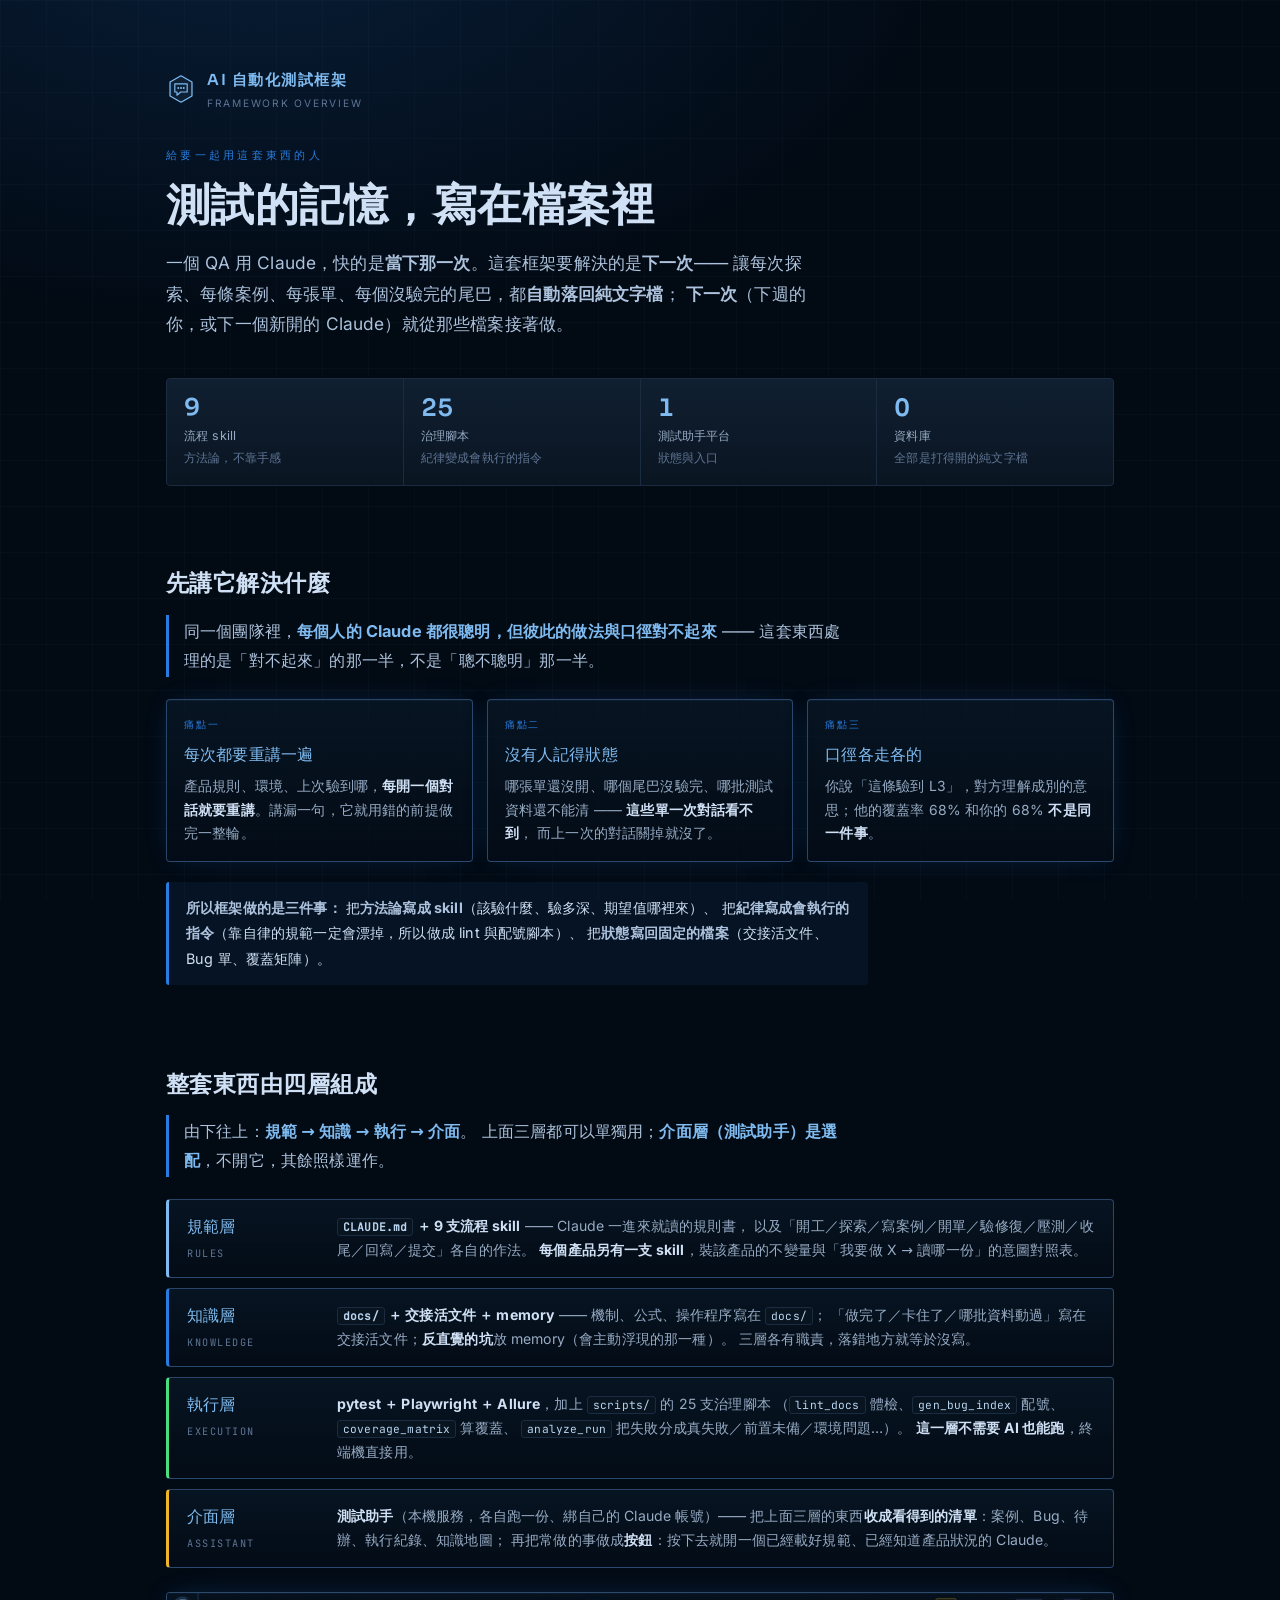
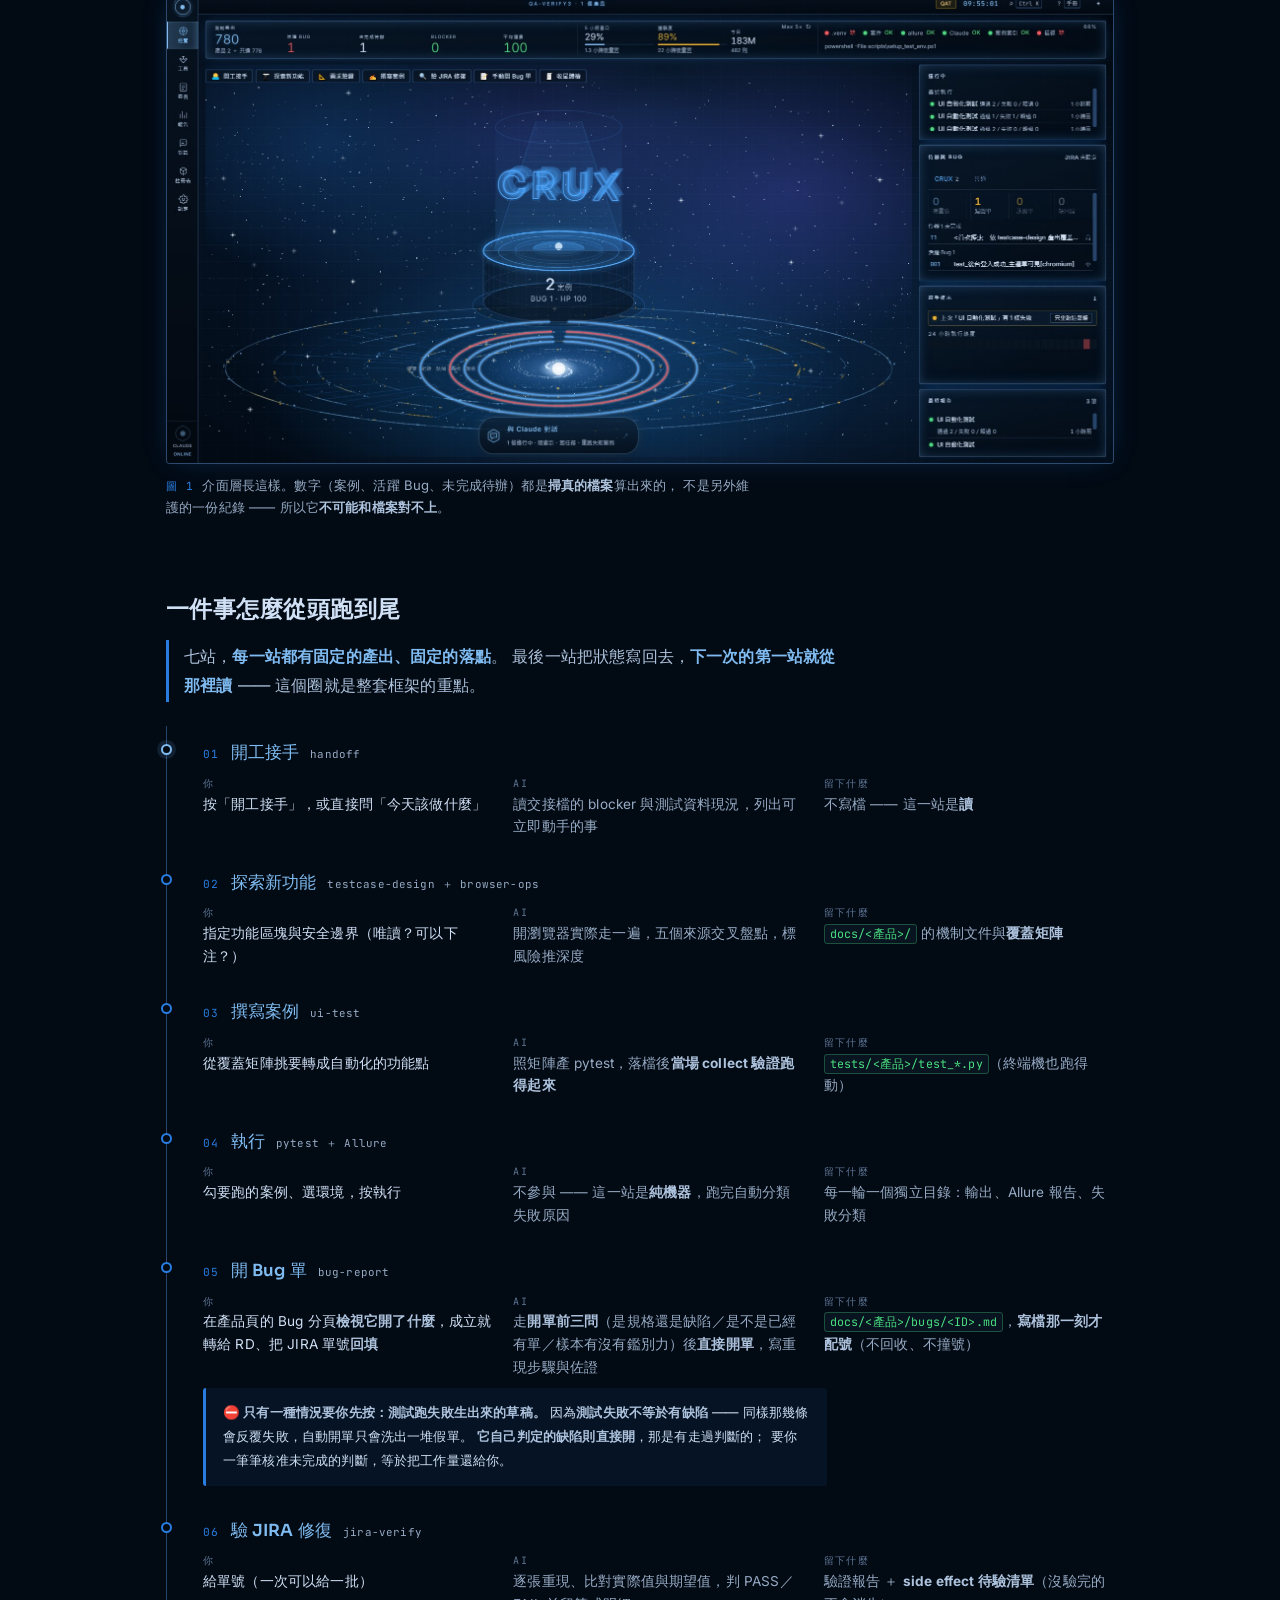
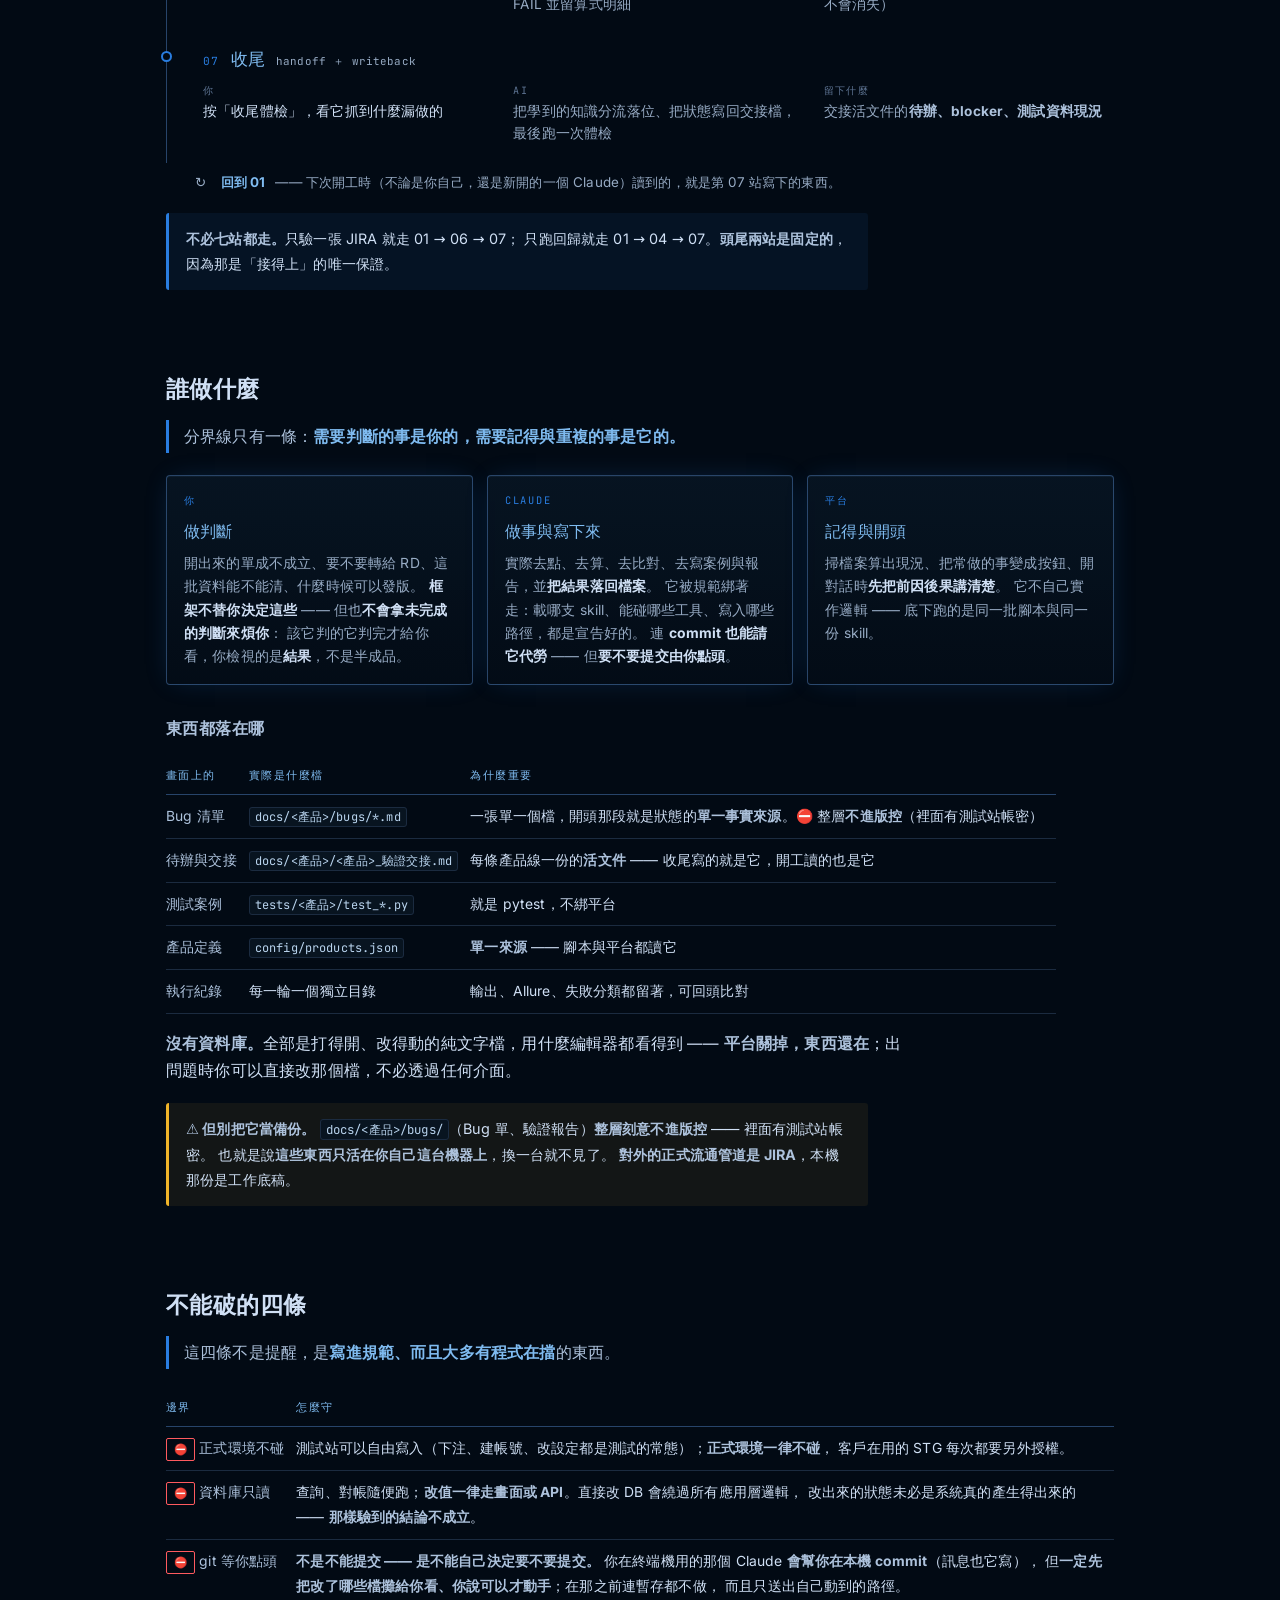
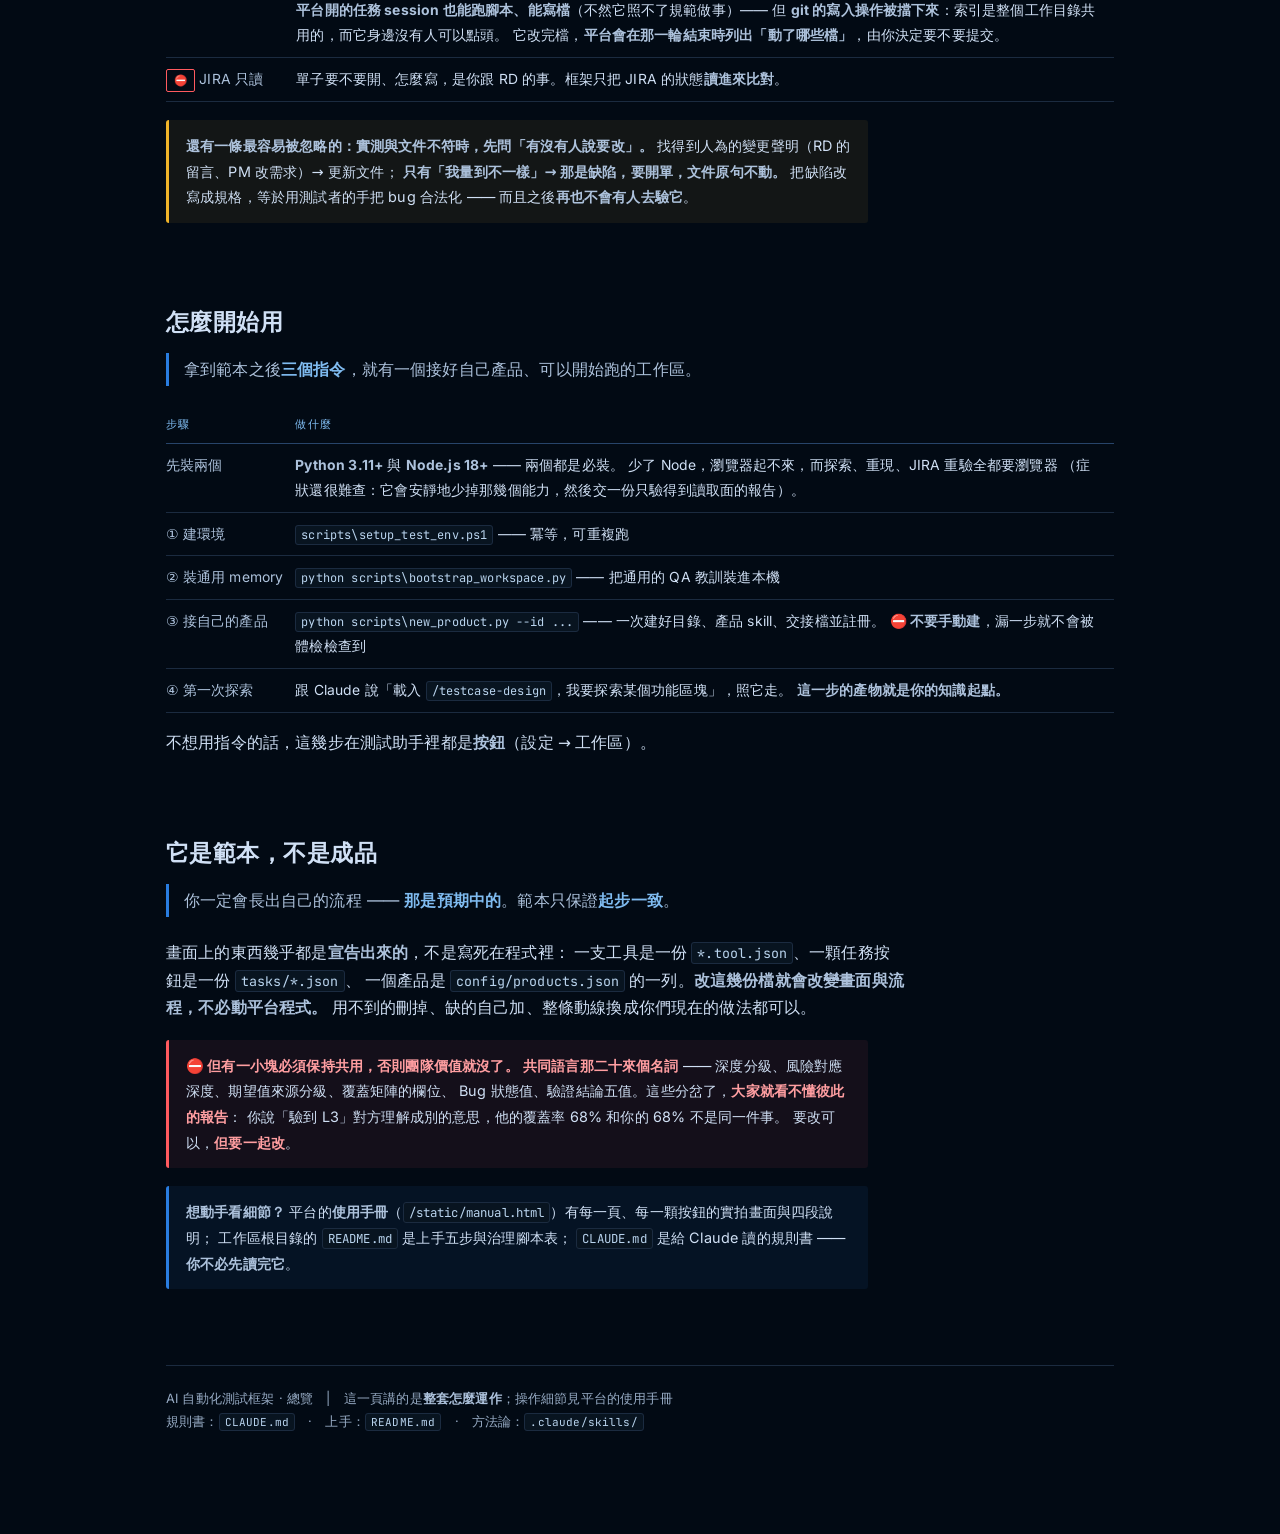
<file: tools/test_platform/web_ui/static/intro.html>
<!DOCTYPE html>
<html lang="zh-Hant">
<head>
<meta charset="utf-8"/>
<meta name="viewport" content="width=device-width, initial-scale=1"/>
<meta name="color-scheme" content="dark"/>
<title>AI 自動化測試框架</title>
<link rel="icon" href="data:image/svg+xml,%3Csvg xmlns='http://www.w3.org/2000/svg' viewBox='0 0 32 32'%3E%3Cpath d='M16 1.9 27.7 8.6v14.8L16 30.1 4.3 23.4V8.6z' fill='none' stroke='%237fbbf0' stroke-width='2'/%3E%3Cpath d='M9.4 10.6h13.2v8.6h-6.9l-4 3.4v-3.4H9.4z' fill='none' stroke='%237fbbf0' stroke-width='1.8'/%3E%3C/svg%3E"/>
<style>
/* 與使用手冊／平台同一組視覺語彙（字型檔就在隔壁的 fonts/，不做任何外部連線）。
   ⚠️ 這一頁是**講給人聽**的，所以版型刻意與手冊不同：沒有側欄目錄、每節先給一句結論。 */
@font-face { font-family: "Inter"; src: url("fonts/Inter-var.woff2") format("woff2"); font-weight: 100 900; font-display: swap; }
@font-face { font-family: "Sora"; src: url("fonts/Sora-600.woff2") format("woff2"); font-weight: 600; font-display: swap; }
@font-face { font-family: "JetBrains Mono"; src: url("fonts/JetBrainsMono-400.woff2") format("woff2"); font-weight: 400; font-display: swap; }

:root {
  --bg: #020a14; --panel-top: rgba(10,25,41,.66); --panel-bot: rgba(4,13,23,.74);
  --frame: rgba(93,149,216,.42); --frame-on: rgba(127,187,240,.8);
  --text: #d0e0f5; --muted: #97abc4; --title: #adc2dc; --faint: #5f7594;
  --accent: #7fbbf0; --accent-2: #297de0; --accent-faint: rgba(127,187,240,.09);
  --amber: #f0b429; --danger: #ff5a5f; --success: #4ade80;
  --code-bg: #081420; --border: #1b2b40; --border-strong: #27446a;
  --mono: "JetBrains Mono", ui-monospace, Consolas, monospace;
  --sans: "Inter", "Noto Sans TC", "Microsoft JhengHei", system-ui, sans-serif;
  --display: "Sora", var(--sans);
}
* { box-sizing: border-box; }
html { scroll-behavior: smooth; }
body {
  margin: 0; background: var(--bg); color: var(--text);
  font-family: var(--sans); font-size: 15.5px; line-height: 1.78; letter-spacing: .01em;
  background-image:
    radial-gradient(ellipse 1000px 560px at 20% -8%, rgba(41,125,224,.17), transparent 70%),
    linear-gradient(rgba(127,187,240,.026) 1px, transparent 1px),
    linear-gradient(90deg, rgba(127,187,240,.026) 1px, transparent 1px);
  background-size: auto, 46px 46px, 46px 46px;
  background-attachment: fixed;
}
.wrap { max-width: 1000px; margin: 0 auto; padding: 0 26px 100px; }
p { max-width: 74ch; }
a { color: var(--accent); }
a:focus-visible, .lnk:focus-visible { outline: 2px solid var(--accent); outline-offset: 3px; border-radius: 2px; }
code { font-family: var(--mono); font-size: .86em; background: var(--code-bg); border: 1px solid var(--border);
  padding: 1px 5px; border-radius: 3px; color: #b9d4ee; }
b { color: var(--title); }

/* ── 版頭：一句話講完這是什麼 ── */
header { padding: 66px 0 8px; }
header .brand { display: flex; align-items: center; gap: 11px; margin-bottom: 34px; }
header .brand b { font-family: var(--display); font-size: .95rem; letter-spacing: .1em; color: var(--accent); }
header .brand small { display: block; font-size: .64rem; letter-spacing: .17em; color: var(--faint); text-transform: uppercase; }
header .eyebrow { font-family: var(--mono); font-size: .68rem; letter-spacing: .3em; color: var(--accent-2); text-transform: uppercase; }
header h1 { font-family: var(--display); font-weight: 600; font-size: clamp(2rem, 4.4vw, 2.75rem);
  line-height: 1.2; margin: 14px 0 16px; letter-spacing: .01em; text-wrap: balance; }
header .lede { font-size: 1.08rem; color: var(--title); max-width: 60ch; margin: 0; }

/* 三個事實：不是裝飾，是「這套東西由什麼構成」的量體 */
.facts { display: grid; grid-template-columns: repeat(auto-fit, minmax(150px, 1fr)); gap: 1px;
  margin: 38px 0 8px; background: var(--border); border: 1px solid var(--border); border-radius: 4px; overflow: hidden; }
/* ⚠️ 必須是 `> div`：寫成 `.facts div` 會連裡面的數字與說明一起套上底色與內距，
   每格中間會多出一個看不出所以然的方框（2026-08-25 實際踩到）。 */
.facts > div { background: linear-gradient(180deg, var(--panel-top), var(--panel-bot)); padding: 15px 17px 16px; }
.facts .v { font-family: var(--display); font-size: 1.5rem; color: var(--accent); line-height: 1.2;
  font-variant-numeric: tabular-nums; }
.facts .k { font-size: .78rem; color: var(--muted); margin-top: 2px; }

/* ── 區塊：每一節先給一句結論 ── */
section { padding-top: 62px; }
h2 { font-family: var(--display); font-weight: 600; font-size: 1.42rem; margin: 0 0 10px;
  letter-spacing: .02em; text-wrap: balance; }
.claim { font-size: 1.02rem; color: var(--title); border-left: 3px solid var(--accent-2);
  padding: 2px 0 2px 15px; margin: 0 0 22px; max-width: 68ch; }
.claim b { color: var(--accent); }
h3 { font-family: var(--display); font-weight: 600; font-size: 1rem; margin: 30px 0 8px;
  color: var(--title); letter-spacing: .03em; }

/* ── 三張並排的卡（痛點 / 分工）── */
.trio { display: grid; grid-template-columns: repeat(auto-fit, minmax(230px, 1fr)); gap: 14px; margin: 20px 0; }
.trio .c { border: 1px solid var(--frame); border-radius: 4px; padding: 15px 17px;
  background: linear-gradient(180deg, var(--panel-top), var(--panel-bot));
  box-shadow: 0 0 26px -8px rgba(41,125,224,.28), inset 0 1px 0 rgba(127,187,240,.06); }
.trio .k { font-family: var(--mono); font-size: .65rem; letter-spacing: .18em; color: var(--accent-2); text-transform: uppercase; }
.trio .t { font-family: var(--display); font-size: 1.02rem; color: var(--accent); margin: 7px 0 6px; }
.trio .d { font-size: .87rem; color: var(--muted); line-height: 1.68; }
.trio .d b { color: var(--text); }

/* ── 四層圖：整套東西的骨架 ── */
.layers { display: grid; gap: 10px; margin: 22px 0 6px; }
.lay { display: grid; grid-template-columns: 132px minmax(0,1fr); gap: 18px; align-items: start;
  border: 1px solid var(--frame); border-left-width: 3px; border-radius: 4px; padding: 14px 18px;
  background: linear-gradient(180deg, var(--panel-top), var(--panel-bot)); }
.lay .n { font-family: var(--display); font-size: .98rem; color: var(--accent); }
.lay .n span { display: block; font-family: var(--mono); font-size: .64rem; letter-spacing: .15em;
  color: var(--faint); text-transform: uppercase; margin-top: 3px; }
.lay .b { font-size: .88rem; color: var(--muted); line-height: 1.7; }
.lay .b b { color: var(--text); }
.lay .b code { font-size: .8em; }
.lay.l1 { border-left-color: var(--accent); }
.lay.l2 { border-left-color: var(--accent-2); }
.lay.l3 { border-left-color: var(--success); }
.lay.l4 { border-left-color: var(--amber); }

/* ── 生命週期：這一節是本頁的論點，所以給它一條真的軌道 ── */
.loop { margin: 24px 0 8px; border-left: 1px solid var(--border-strong); padding-left: 0; }
.stop-row { display: grid; grid-template-columns: 30px minmax(0,1fr); gap: 0; }
.stop-row .dot { position: relative; }
.stop-row .dot i { position: absolute; left: -6px; top: 18px; width: 11px; height: 11px; border-radius: 50%;
  background: var(--bg); border: 2px solid var(--accent-2); display: block; }
.stop-row.now .dot i { border-color: var(--accent); box-shadow: 0 0 0 4px rgba(127,187,240,.12); }
.stop-row .body { padding: 12px 0 18px 6px; }
.stop-row .h { display: flex; align-items: baseline; gap: 11px; flex-wrap: wrap; }
.stop-row .h .num { font-family: var(--mono); font-size: .7rem; letter-spacing: .12em; color: var(--accent-2); }
.stop-row .h .t { font-family: var(--display); font-size: 1.04rem; color: var(--accent); }
.stop-row .h .sk { font-family: var(--mono); font-size: .68rem; color: var(--muted); }
.stop-row .g { display: grid; grid-template-columns: repeat(auto-fit, minmax(210px, 1fr)); gap: 4px 20px; margin-top: 8px; }
.stop-row .g > div { font-size: .85rem; line-height: 1.66; }
.stop-row .g .lbl { font-family: var(--mono); font-size: .63rem; letter-spacing: .14em; text-transform: uppercase;
  color: var(--faint); display: block; }
.stop-row .g .you { color: var(--text); }
.stop-row .g .ai { color: var(--muted); }
.stop-row .g .file { color: var(--muted); }
.stop-row .g .file code { color: var(--success); border-color: rgba(74,222,128,.3); }
.back { display: flex; align-items: center; gap: 10px; margin: 2px 0 0 -1px; padding-left: 30px;
  font-size: .84rem; color: var(--muted); }
.back b { color: var(--accent); }

/* ── 表格 ── */
table { border-collapse: collapse; width: 100%; margin: 16px 0; font-size: .87rem; display: block; overflow-x: auto; }
thead th { text-align: left; font-weight: 500; font-size: .66rem; letter-spacing: .14em; text-transform: uppercase;
  color: var(--accent); border-bottom: 1px solid var(--border-strong); padding: 8px 12px 8px 0; white-space: nowrap; }
tbody td { border-bottom: 1px solid var(--border); padding: 9px 12px 9px 0; vertical-align: top; }
tbody tr:hover td { background: var(--accent-faint); }
tbody td:first-child { color: var(--title); }
td.nw, th.nw { white-space: nowrap; }

/* ── 提示條 ── */
.note, .warn, .stop { border-left: 3px solid; border-radius: 3px; padding: 13px 17px; margin: 18px 0;
  font-size: .9rem; max-width: 78ch; }
.note { border-color: var(--accent-2); background: rgba(41,125,224,.08); }
.warn { border-color: var(--amber); background: rgba(240,180,41,.07); }
.stop { border-color: var(--danger); background: rgba(255,90,95,.07); }
.stop b { color: #ff9ea1; }

/* ── 實拍畫面 ── */
figure { margin: 24px 0 10px; }
figure > a { display: block; border: 1px solid var(--frame); border-radius: 4px; overflow: hidden;
  background: var(--code-bg); box-shadow: 0 0 26px -8px rgba(41,125,224,.35);
  transition: border-color .16s, box-shadow .16s; }
figure > a:hover { border-color: var(--frame-on); box-shadow: 0 0 32px -6px rgba(127,187,240,.42); }
figure img { display: block; width: 100%; height: auto; }
figcaption { margin-top: 10px; font-size: .82rem; line-height: 1.68; color: var(--muted); max-width: 74ch; }
figcaption b.fig { font-family: var(--mono); font-size: .7rem; letter-spacing: .1em; color: var(--accent-2);
  margin-right: 8px; font-weight: 400; }

ul { max-width: 74ch; padding-left: 1.3em; }
li { margin: 6px 0; }
li::marker { color: var(--accent-2); }

.pill { display: inline-block; font-size: .67rem; font-family: var(--mono); padding: 1px 7px; border-radius: 2px;
  border: 1px solid var(--border-strong); color: var(--muted); white-space: nowrap; }
.pill.ok { border-color: rgba(74,222,128,.5); color: var(--success); }
.pill.no { border-color: var(--danger); color: #ff9ea1; }

footer { margin-top: 76px; padding-top: 22px; border-top: 1px solid var(--border);
  color: var(--muted); font-size: .8rem; }

@media (max-width: 700px) {
  .lay { grid-template-columns: 1fr; gap: 8px; }
  .stop-row { grid-template-columns: 20px minmax(0,1fr); }
  .back { padding-left: 20px; }
}
@media (prefers-reduced-motion: reduce) { html { scroll-behavior: auto; } * { transition: none !important; } }
@media print {
  body { background: #fff; color: #111; background-image: none; }
  .trio .c, .lay, .facts div { background: none; border-color: #bbb; box-shadow: none; }
  h1, h2, .trio .t, .lay .n, .stop-row .h .t { color: #000; }
  a { color: #000; }
}
</style>
</head>
<body>
<div class="wrap">

<header>
  <div class="brand">
    <svg viewBox="0 0 32 32" width="30" height="30" aria-hidden="true">
      <path d="M16 1.9 27.7 8.6v14.8L16 30.1 4.3 23.4V8.6z" fill="rgba(127,187,240,.07)" stroke="#7fbbf0" stroke-width="1.35" stroke-linejoin="round"/>
      <path d="M9.4 10.6h13.2v8.6h-6.9l-4 3.4v-3.4H9.4z" fill="none" stroke="#7fbbf0" stroke-width="1.25" stroke-linejoin="round"/>
      <circle cx="13.1" cy="14.9" r="1.05" fill="#7fbbf0"/><circle cx="16" cy="14.9" r="1.05" fill="#7fbbf0"/><circle cx="18.9" cy="14.9" r="1.05" fill="#7fbbf0"/>
    </svg>
    <span><b>AI 自動化測試框架</b><small>Framework Overview</small></span>
  </div>

  <div class="eyebrow">給要一起用這套東西的人</div>
  <h1>測試的記憶，寫在檔案裡</h1>
  <p class="lede">
    一個 QA 用 Claude，快的是<b>當下那一次</b>。這套框架要解決的是<b>下一次</b>——
    讓每次探索、每條案例、每張單、每個沒驗完的尾巴，都<b>自動落回純文字檔</b>；
    <b>下一次</b>（下週的你，或下一個新開的 Claude）就從那些檔案接著做。
  </p>

  <div class="facts">
    <div><div class="v">9</div><div class="k">流程 skill<br><span style="color:var(--faint)">方法論，不靠手感</span></div></div>
    <div><div class="v">25</div><div class="k">治理腳本<br><span style="color:var(--faint)">紀律變成會執行的指令</span></div></div>
    <div><div class="v">1</div><div class="k">測試助手平台<br><span style="color:var(--faint)">狀態與入口</span></div></div>
    <div><div class="v">0</div><div class="k">資料庫<br><span style="color:var(--faint)">全部是打得開的純文字檔</span></div></div>
  </div>
</header>

<!-- ═══════════════════════════════════════════ -->
<section id="why">
  <h2>先講它解決什麼</h2>
  <p class="claim">同一個團隊裡，<b>每個人的 Claude 都很聰明，但彼此的做法與口徑對不起來</b> ——
  這套東西處理的是「對不起來」的那一半，不是「聰不聰明」那一半。</p>

  <div class="trio">
    <div class="c">
      <div class="k">痛點一</div>
      <div class="t">每次都要重講一遍</div>
      <div class="d">產品規則、環境、上次驗到哪，<b>每開一個對話就要重講</b>。講漏一句，它就用錯的前提做完一整輪。</div>
    </div>
    <div class="c">
      <div class="k">痛點二</div>
      <div class="t">沒有人記得狀態</div>
      <div class="d">哪張單還沒開、哪個尾巴沒驗完、哪批測試資料還不能清 —— <b>這些單一次對話看不到</b>，
      而上一次的對話關掉就沒了。</div>
    </div>
    <div class="c">
      <div class="k">痛點三</div>
      <div class="t">口徑各走各的</div>
      <div class="d">你說「這條驗到 L3」，對方理解成別的意思；他的覆蓋率 68% 和你的 68% <b>不是同一件事</b>。</div>
    </div>
  </div>

  <div class="note"><b>所以框架做的是三件事：</b>
  把<b>方法論寫成 skill</b>（該驗什麼、驗多深、期望值哪裡來）、
  把<b>紀律寫成會執行的指令</b>（靠自律的規範一定會漂掉，所以做成 lint 與配號腳本）、
  把<b>狀態寫回固定的檔案</b>（交接活文件、Bug 單、覆蓋矩陣）。</div>
</section>

<!-- ═══════════════════════════════════════════ -->
<section id="what">
  <h2>整套東西由四層組成</h2>
  <p class="claim">由下往上：<b>規範 → 知識 → 執行 → 介面</b>。
  上面三層都可以單獨用；<b>介面層（測試助手）是選配</b>，不開它，其餘照樣運作。</p>

  <div class="layers">
    <div class="lay l1">
      <div class="n">規範層<span>Rules</span></div>
      <div class="b"><b><code>CLAUDE.md</code> ＋ 9 支流程 skill</b> —— Claude 一進來就讀的規則書，
      以及「開工／探索／寫案例／開單／驗修復／壓測／收尾／回寫／提交」各自的作法。
      <b>每個產品另有一支 skill</b>，裝該產品的不變量與「我要做 X → 讀哪一份」的意圖對照表。</div>
    </div>
    <div class="lay l2">
      <div class="n">知識層<span>Knowledge</span></div>
      <div class="b"><b><code>docs/</code> ＋ 交接活文件 ＋ memory</b> —— 機制、公式、操作程序寫在 <code>docs/</code>；
      「做完了／卡住了／哪批資料動過」寫在交接活文件；<b>反直覺的坑</b>放 memory（會主動浮現的那一種）。
      三層各有職責，落錯地方就等於沒寫。</div>
    </div>
    <div class="lay l3">
      <div class="n">執行層<span>Execution</span></div>
      <div class="b"><b>pytest ＋ Playwright ＋ Allure</b>，加上 <code>scripts/</code> 的 25 支治理腳本
      （<code>lint_docs</code> 體檢、<code>gen_bug_index</code> 配號、<code>coverage_matrix</code> 算覆蓋、
      <code>analyze_run</code> 把失敗分成真失敗／前置未備／環境問題…）。
      <b>這一層不需要 AI 也能跑</b>，終端機直接用。</div>
    </div>
    <div class="lay l4">
      <div class="n">介面層<span>Assistant</span></div>
      <div class="b"><b>測試助手</b>（本機服務，各自跑一份、綁自己的 Claude 帳號）——
      把上面三層的東西<b>收成看得到的清單</b>：案例、Bug、待辦、執行紀錄、知識地圖；
      再把常做的事做成<b>按鈕</b>：按下去就開一個已經載好規範、已經知道產品狀況的 Claude。</div>
    </div>
  </div>

  <figure>
    <a href="manual/overview.jpg" target="_blank" title="點開看原尺寸">
      <img src="manual/overview.jpg" width="1440" height="900" loading="lazy" alt="測試助手總覽：頂部數字列、任務按鈕、產品柱、右側待辦與最近報告"/>
    </a>
    <figcaption><b class="fig">圖 1</b>介面層長這樣。數字（案例、活躍 Bug、未完成待辦）都是<b>掃真的檔案</b>算出來的，
    不是另外維護的一份紀錄 —— 所以它<b>不可能和檔案對不上</b>。</figcaption>
  </figure>
</section>

<!-- ═══════════════════════════════════════════ -->
<section id="loop">
  <h2>一件事怎麼從頭跑到尾</h2>
  <p class="claim">七站，<b>每一站都有固定的產出、固定的落點</b>。
  最後一站把狀態寫回去，<b>下一次的第一站就從那裡讀</b> —— 這個圈就是整套框架的重點。</p>

  <div class="loop">
    <div class="stop-row now">
      <div class="dot"><i></i></div>
      <div class="body">
        <div class="h"><span class="num">01</span><span class="t">開工接手</span><span class="sk">handoff</span></div>
        <div class="g">
          <div class="you"><span class="lbl">你</span>按「開工接手」，或直接問「今天該做什麼」</div>
          <div class="ai"><span class="lbl">AI</span>讀交接檔的 blocker 與測試資料現況，列出可立即動手的事</div>
          <div class="file"><span class="lbl">留下什麼</span>不寫檔 —— 這一站是<b>讀</b></div>
        </div>
      </div>
    </div>

    <div class="stop-row">
      <div class="dot"><i></i></div>
      <div class="body">
        <div class="h"><span class="num">02</span><span class="t">探索新功能</span><span class="sk">testcase-design ＋ browser-ops</span></div>
        <div class="g">
          <div class="you"><span class="lbl">你</span>指定功能區塊與安全邊界（唯讀？可以下注？）</div>
          <div class="ai"><span class="lbl">AI</span>開瀏覽器實際走一遍，五個來源交叉盤點，標風險推深度</div>
          <div class="file"><span class="lbl">留下什麼</span><code>docs/&lt;產品&gt;/</code> 的機制文件與<b>覆蓋矩陣</b></div>
        </div>
      </div>
    </div>

    <div class="stop-row">
      <div class="dot"><i></i></div>
      <div class="body">
        <div class="h"><span class="num">03</span><span class="t">撰寫案例</span><span class="sk">ui-test</span></div>
        <div class="g">
          <div class="you"><span class="lbl">你</span>從覆蓋矩陣挑要轉成自動化的功能點</div>
          <div class="ai"><span class="lbl">AI</span>照矩陣產 pytest，落檔後<b>當場 collect 驗證跑得起來</b></div>
          <div class="file"><span class="lbl">留下什麼</span><code>tests/&lt;產品&gt;/test_*.py</code>（終端機也跑得動）</div>
        </div>
      </div>
    </div>

    <div class="stop-row">
      <div class="dot"><i></i></div>
      <div class="body">
        <div class="h"><span class="num">04</span><span class="t">執行</span><span class="sk">pytest ＋ Allure</span></div>
        <div class="g">
          <div class="you"><span class="lbl">你</span>勾要跑的案例、選環境，按執行</div>
          <div class="ai"><span class="lbl">AI</span>不參與 —— 這一站是<b>純機器</b>，跑完自動分類失敗原因</div>
          <div class="file"><span class="lbl">留下什麼</span>每一輪一個獨立目錄：輸出、Allure 報告、失敗分類</div>
        </div>
      </div>
    </div>

    <div class="stop-row">
      <div class="dot"><i></i></div>
      <div class="body">
        <div class="h"><span class="num">05</span><span class="t">開 Bug 單</span><span class="sk">bug-report</span></div>
        <div class="g">
          <div class="you"><span class="lbl">你</span>在產品頁的 Bug 分頁<b>檢視它開了什麼</b>，成立就轉給 RD、把 JIRA 單號<b>回填</b></div>
          <div class="ai"><span class="lbl">AI</span>走<b>開單前三問</b>（是規格還是缺陷／是不是已經有單／樣本有沒有鑑別力）後<b>直接開單</b>，寫重現步驟與佐證</div>
          <div class="file"><span class="lbl">留下什麼</span><code>docs/&lt;產品&gt;/bugs/&lt;ID&gt;.md</code>，<b>寫檔那一刻才配號</b>（不回收、不撞號）</div>
        </div>
        <div class="note" style="margin:10px 0 0;font-size:.84rem">
          <b>⛔ 只有一種情況要你先按：測試跑失敗生出來的草稿。</b>
          因為<b>測試失敗不等於有缺陷</b> —— 同樣那幾條會反覆失敗，自動開單只會洗出一堆假單。
          <b>它自己判定的缺陷則直接開</b>，那是有走過判斷的；
          要你一筆筆核准未完成的判斷，等於把工作量還給你。</div>
      </div>
    </div>

    <div class="stop-row">
      <div class="dot"><i></i></div>
      <div class="body">
        <div class="h"><span class="num">06</span><span class="t">驗 JIRA 修復</span><span class="sk">jira-verify</span></div>
        <div class="g">
          <div class="you"><span class="lbl">你</span>給單號（一次可以給一批）</div>
          <div class="ai"><span class="lbl">AI</span>逐張重現、比對實際值與期望值，判 PASS／FAIL 並留算式明細</div>
          <div class="file"><span class="lbl">留下什麼</span>驗證報告 ＋ <b>side effect 待驗清單</b>（沒驗完的不會消失）</div>
        </div>
      </div>
    </div>

    <div class="stop-row">
      <div class="dot"><i></i></div>
      <div class="body">
        <div class="h"><span class="num">07</span><span class="t">收尾</span><span class="sk">handoff ＋ writeback</span></div>
        <div class="g">
          <div class="you"><span class="lbl">你</span>按「收尾體檢」，看它抓到什麼漏做的</div>
          <div class="ai"><span class="lbl">AI</span>把學到的知識分流落位、把狀態寫回交接檔，最後跑一次體檢</div>
          <div class="file"><span class="lbl">留下什麼</span>交接活文件的<b>待辦、blocker、測試資料現況</b></div>
        </div>
      </div>
    </div>
  </div>

  <div class="back">↻&nbsp; <b>回到 01</b> —— 下次開工時（不論是你自己，還是新開的一個 Claude）讀到的，就是第 07 站寫下的東西。</div>

  <div class="note"><b>不必七站都走。</b>只驗一張 JIRA 就走 01 → 06 → 07；
  只跑回歸就走 01 → 04 → 07。<b>頭尾兩站是固定的</b>，因為那是「接得上」的唯一保證。</div>
</section>

<!-- ═══════════════════════════════════════════ -->
<section id="who">
  <h2>誰做什麼</h2>
  <p class="claim">分界線只有一條：<b>需要判斷的事是你的，需要記得與重複的事是它的。</b></p>

  <div class="trio">
    <div class="c">
      <div class="k">你</div>
      <div class="t">做判斷</div>
      <div class="d">開出來的單成不成立、要不要轉給 RD、這批資料能不能清、什麼時候可以發版。
      <b>框架不替你決定這些</b> —— 但也<b>不會拿未完成的判斷來煩你</b>：
      該它判的它判完才給你看，你檢視的是<b>結果</b>，不是半成品。</div>
    </div>
    <div class="c">
      <div class="k">Claude</div>
      <div class="t">做事與寫下來</div>
      <div class="d">實際去點、去算、去比對、去寫案例與報告，並<b>把結果落回檔案</b>。
      它被規範綁著走：載哪支 skill、能碰哪些工具、寫入哪些路徑，都是宣告好的。
      連 <b>commit 也能請它代勞</b> —— 但<b>要不要提交由你點頭</b>。</div>
    </div>
    <div class="c">
      <div class="k">平台</div>
      <div class="t">記得與開頭</div>
      <div class="d">掃檔案算出現況、把常做的事變成按鈕、開對話時<b>先把前因後果講清楚</b>。
      它不自己實作邏輯 —— 底下跑的是同一批腳本與同一份 skill。</div>
    </div>
  </div>

  <h3>東西都落在哪</h3>
  <table>
    <thead><tr><th class="nw">畫面上的</th><th class="nw">實際是什麼檔</th><th>為什麼重要</th></tr></thead>
    <tbody>
      <tr><td class="nw">Bug 清單</td><td class="nw"><code>docs/&lt;產品&gt;/bugs/*.md</code></td>
        <td>一張單一個檔，開頭那段就是狀態的<b>單一事實來源</b>。⛔ 整層<b>不進版控</b>（裡面有測試站帳密）</td></tr>
      <tr><td class="nw">待辦與交接</td><td class="nw"><code>docs/&lt;產品&gt;/&lt;產品&gt;_驗證交接.md</code></td>
        <td>每條產品線一份的<b>活文件</b> —— 收尾寫的就是它，開工讀的也是它</td></tr>
      <tr><td class="nw">測試案例</td><td class="nw"><code>tests/&lt;產品&gt;/test_*.py</code></td><td>就是 pytest，不綁平台</td></tr>
      <tr><td class="nw">產品定義</td><td class="nw"><code>config/products.json</code></td><td><b>單一來源</b> —— 腳本與平台都讀它</td></tr>
      <tr><td class="nw">執行紀錄</td><td class="nw">每一輪一個獨立目錄</td><td>輸出、Allure、失敗分類都留著，可回頭比對</td></tr>
    </tbody>
  </table>
  <p><b>沒有資料庫。</b>全部是打得開、改得動的純文字檔，用什麼編輯器都看得到 ——
  <b>平台關掉，東西還在</b>；出問題時你可以直接改那個檔，不必透過任何介面。</p>
  <div class="warn"><b>⚠️ 但別把它當備份。</b>
  <code>docs/&lt;產品&gt;/bugs/</code>（Bug 單、驗證報告）<b>整層刻意不進版控</b> —— 裡面有測試站帳密。
  也就是說<b>這些東西只活在你自己這台機器上</b>，換一台就不見了。
  <b>對外的正式流通管道是 JIRA</b>，本機那份是工作底稿。</div>
</section>

<!-- ═══════════════════════════════════════════ -->
<section id="rules">
  <h2>不能破的四條</h2>
  <p class="claim">這四條不是提醒，是<b>寫進規範、而且大多有程式在擋</b>的東西。</p>

  <table>
    <thead><tr><th class="nw">邊界</th><th>怎麼守</th></tr></thead>
    <tbody>
      <tr><td class="nw"><span class="pill no">⛔</span> 正式環境不碰</td>
        <td>測試站可以自由寫入（下注、建帳號、改設定都是測試的常態）；<b>正式環境一律不碰</b>，
        客戶在用的 STG 每次都要另外授權。</td></tr>
      <tr><td class="nw"><span class="pill no">⛔</span> 資料庫只讀</td>
        <td>查詢、對帳隨便跑；<b>改值一律走畫面或 API</b>。直接改 DB 會繞過所有應用層邏輯，
        改出來的狀態未必是系統真的產生得出來的 —— <b>那樣驗到的結論不成立</b>。</td></tr>
      <tr><td class="nw"><span class="pill no">⛔</span> git 等你點頭</td>
        <td><b>不是不能提交 —— 是不能自己決定要不要提交。</b>
        你在終端機用的那個 Claude <b>會幫你在本機 commit</b>（訊息也它寫），
        但<b>一定先把改了哪些檔攤給你看、你說可以才動手</b>；在那之前連暫存都不做，
        而且只送出自己動到的路徑。<br>
        <b>平台開的任務 session 也能跑腳本、能寫檔</b>（不然它照不了規範做事）——
        但 <b>git 的寫入操作被擋下來</b>：索引是整個工作目錄共用的，而它身邊沒有人可以點頭。
        它改完檔，<b>平台會在那一輪結束時列出「動了哪些檔」</b>，由你決定要不要提交。</td></tr>
      <tr><td class="nw"><span class="pill no">⛔</span> JIRA 只讀</td>
        <td>單子要不要開、怎麼寫，是你跟 RD 的事。框架只把 JIRA 的狀態<b>讀進來比對</b>。</td></tr>
    </tbody>
  </table>

  <div class="warn"><b>還有一條最容易被忽略的：實測與文件不符時，先問「有沒有人說要改」。</b>
  找得到人為的變更聲明（RD 的留言、PM 改需求）→ 更新文件；
  <b>只有「我量到不一樣」→ 那是缺陷，要開單，文件原句不動。</b>
  把缺陷改寫成規格，等於用測試者的手把 bug 合法化 —— 而且之後<b>再也不會有人去驗它</b>。</div>
</section>

<!-- ═══════════════════════════════════════════ -->
<section id="start">
  <h2>怎麼開始用</h2>
  <p class="claim">拿到範本之後<b>三個指令</b>，就有一個接好自己產品、可以開始跑的工作區。</p>

  <table>
    <thead><tr><th class="nw">步驟</th><th>做什麼</th></tr></thead>
    <tbody>
      <tr><td class="nw">先裝兩個</td><td><b>Python 3.11+</b> 與 <b>Node.js 18+</b> —— 兩個都是必裝。
        少了 Node，瀏覽器起不來，而探索、重現、JIRA 重驗全都要瀏覽器
        （症狀還很難查：它會安靜地少掉那幾個能力，然後交一份只驗得到讀取面的報告）。</td></tr>
      <tr><td class="nw">① 建環境</td><td><code>scripts\setup_test_env.ps1</code> —— 冪等，可重複跑</td></tr>
      <tr><td class="nw">② 裝通用 memory</td><td><code>python scripts\bootstrap_workspace.py</code> —— 把通用的 QA 教訓裝進本機</td></tr>
      <tr><td class="nw">③ 接自己的產品</td><td><code>python scripts\new_product.py --id ...</code> —— 一次建好目錄、產品 skill、交接檔並註冊。
        <b>⛔ 不要手動建</b>，漏一步就不會被體檢檢查到</td></tr>
      <tr><td class="nw">④ 第一次探索</td><td>跟 Claude 說「載入 <code>/testcase-design</code>，我要探索某個功能區塊」，照它走。
        <b>這一步的產物就是你的知識起點。</b></td></tr>
    </tbody>
  </table>
  <p>不想用指令的話，這幾步在測試助手裡都是<b>按鈕</b>（設定 → 工作區）。</p>
</section>

<!-- ═══════════════════════════════════════════ -->
<section id="custom">
  <h2>它是範本，不是成品</h2>
  <p class="claim">你一定會長出自己的流程 —— <b>那是預期中的</b>。範本只保證<b>起步一致</b>。</p>

  <p>畫面上的東西幾乎都是<b>宣告出來的</b>，不是寫死在程式裡：
  一支工具是一份 <code>*.tool.json</code>、一顆任務按鈕是一份 <code>tasks/*.json</code>、
  一個產品是 <code>config/products.json</code> 的一列。<b>改這幾份檔就會改變畫面與流程，不必動平台程式。</b>
  用不到的刪掉、缺的自己加、整條動線換成你們現在的做法都可以。</p>

  <div class="stop"><b>⛔ 但有一小塊必須保持共用，否則團隊價值就沒了。</b>
  <b>共同語言那二十來個名詞</b> —— 深度分級、風險對應深度、期望值來源分級、覆蓋矩陣的欄位、
  Bug 狀態值、驗證結論五值。這些分岔了，<b>大家就看不懂彼此的報告</b>：
  你說「驗到 L3」對方理解成別的意思，他的覆蓋率 68% 和你的 68% 不是同一件事。
  要改可以，<b>但要一起改</b>。</div>

  <div class="note"><b>想動手看細節？</b>
  平台的<b>使用手冊</b>（<code>/static/manual.html</code>）有每一頁、每一顆按鈕的實拍畫面與四段說明；
  工作區根目錄的 <code>README.md</code> 是上手五步與治理腳本表；
  <code>CLAUDE.md</code> 是給 Claude 讀的規則書 —— <b>你不必先讀完它</b>。</div>
</section>

<footer>
  AI 自動化測試框架 · 總覽　|　這一頁講的是<b>整套怎麼運作</b>；操作細節見平台的使用手冊<br>
  規則書：<code>CLAUDE.md</code>　·　上手：<code>README.md</code>　·　方法論：<code>.claude/skills/</code>
</footer>

</div>
</body>
</html>
</file>
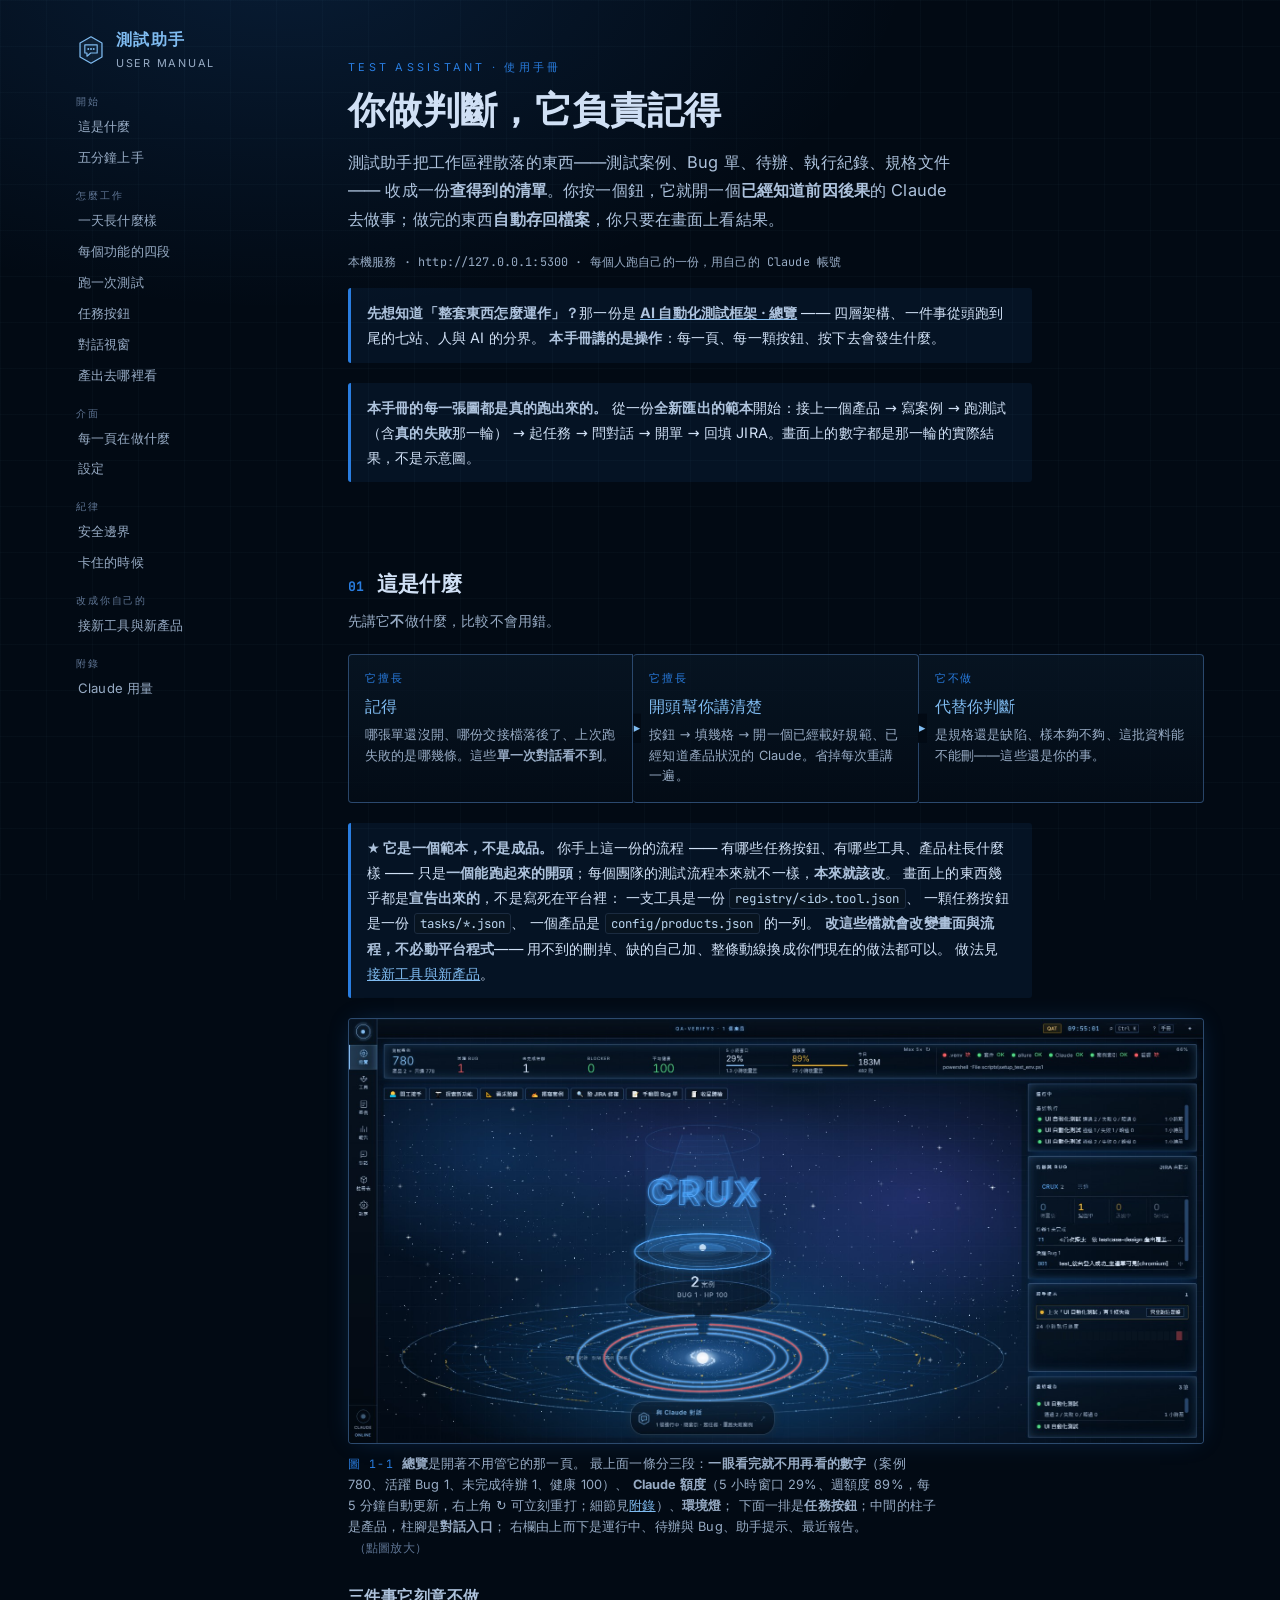
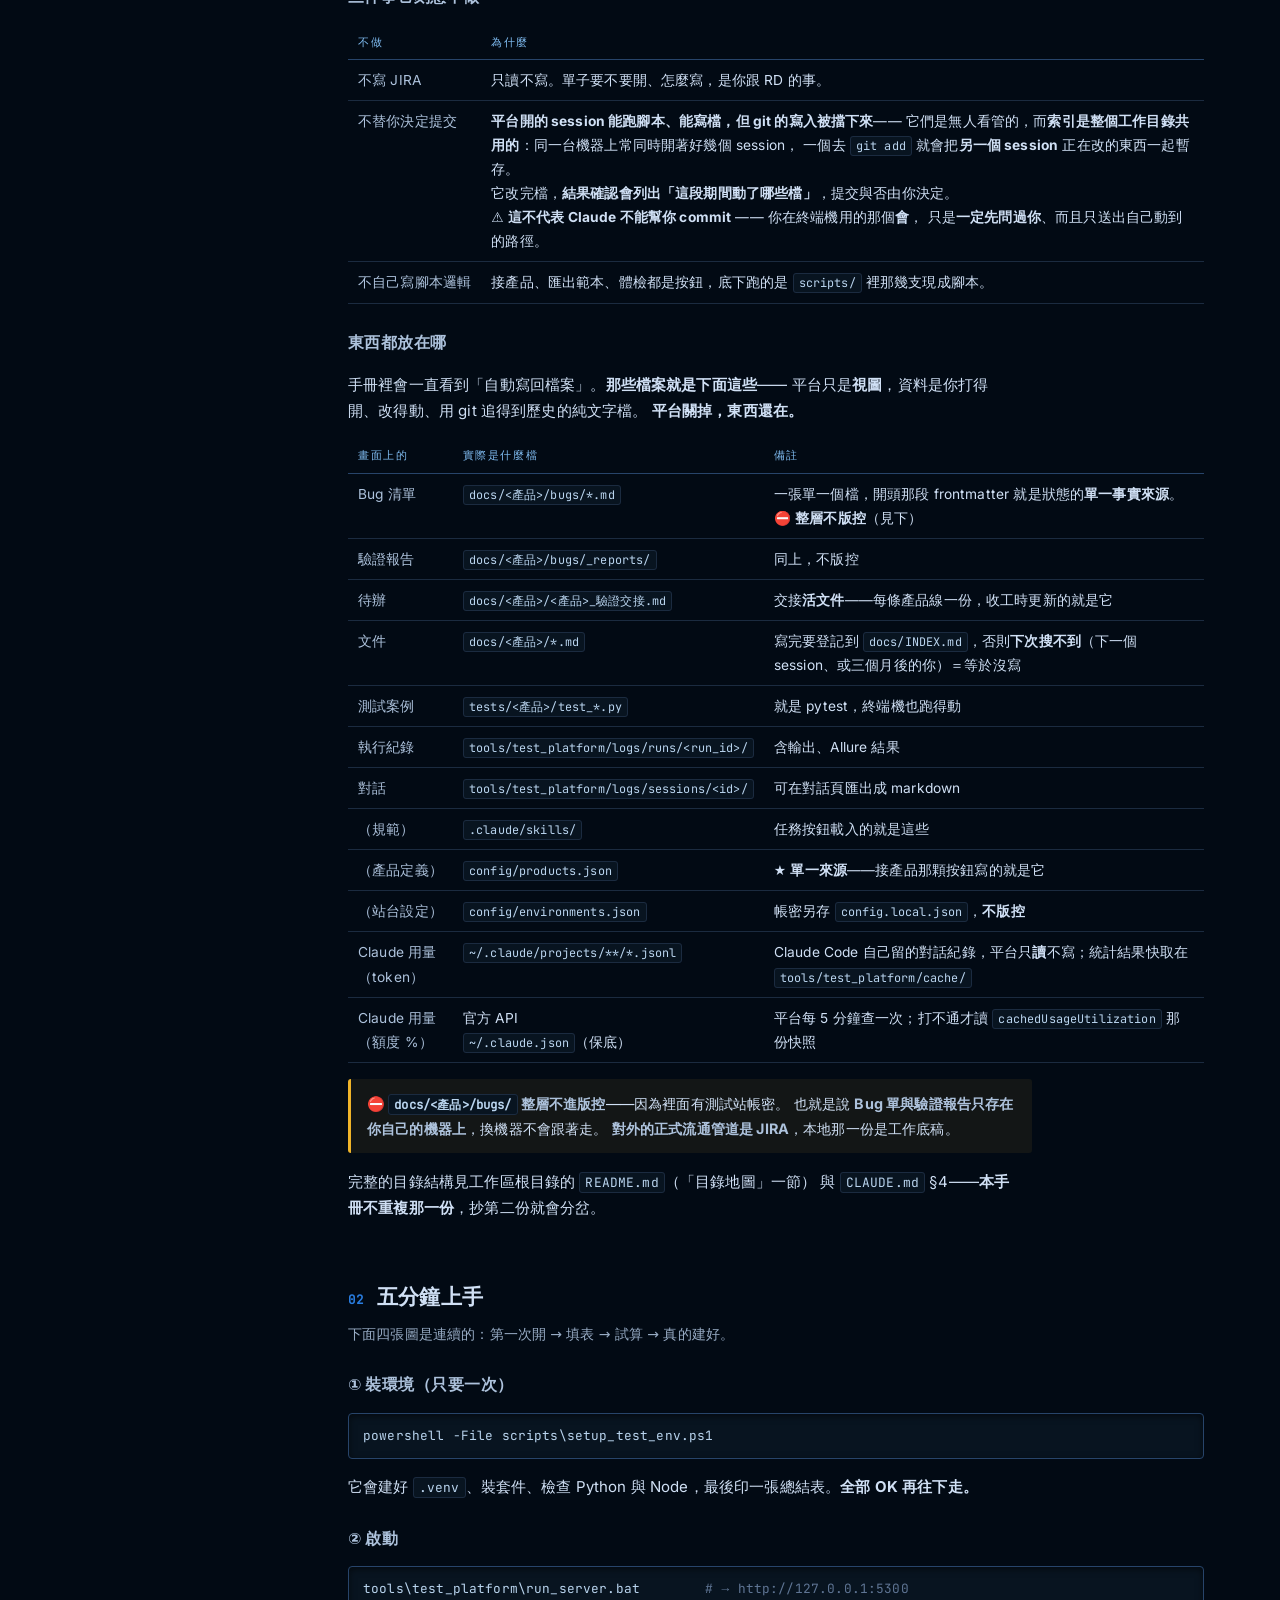
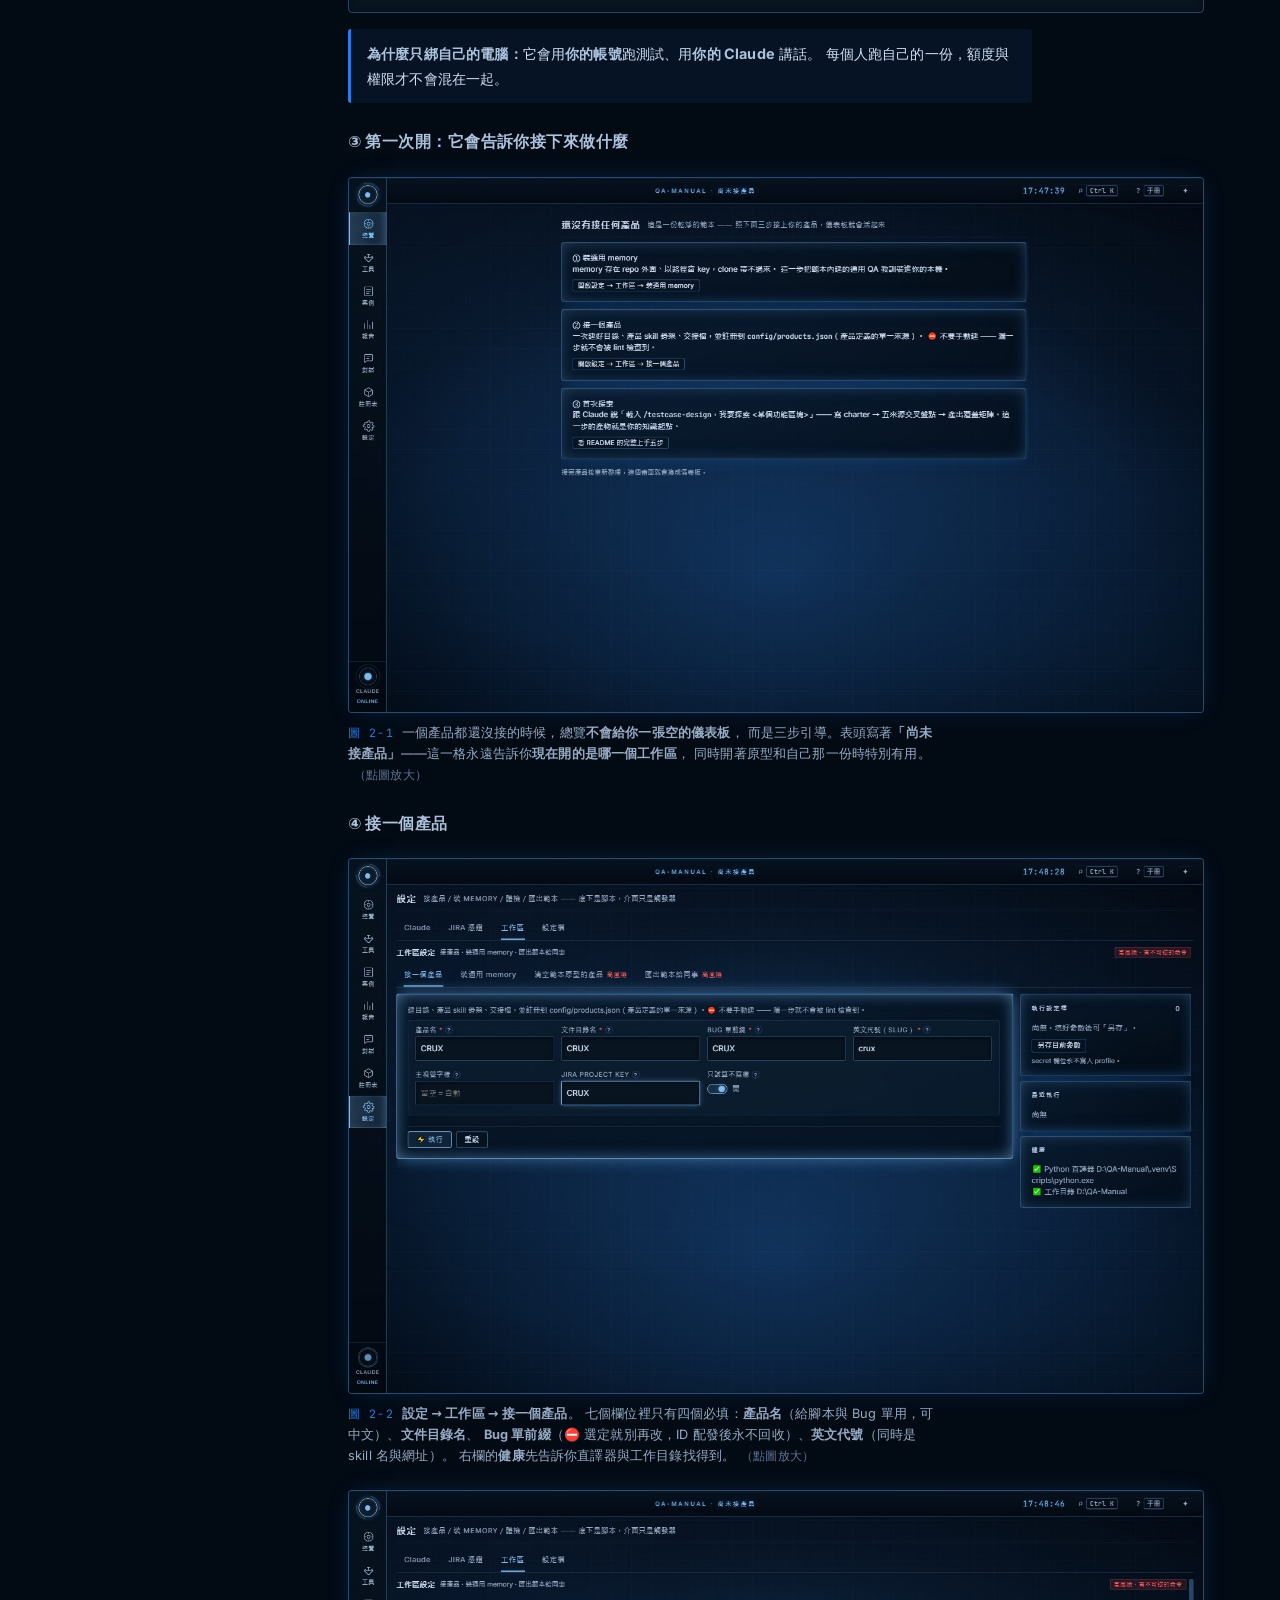
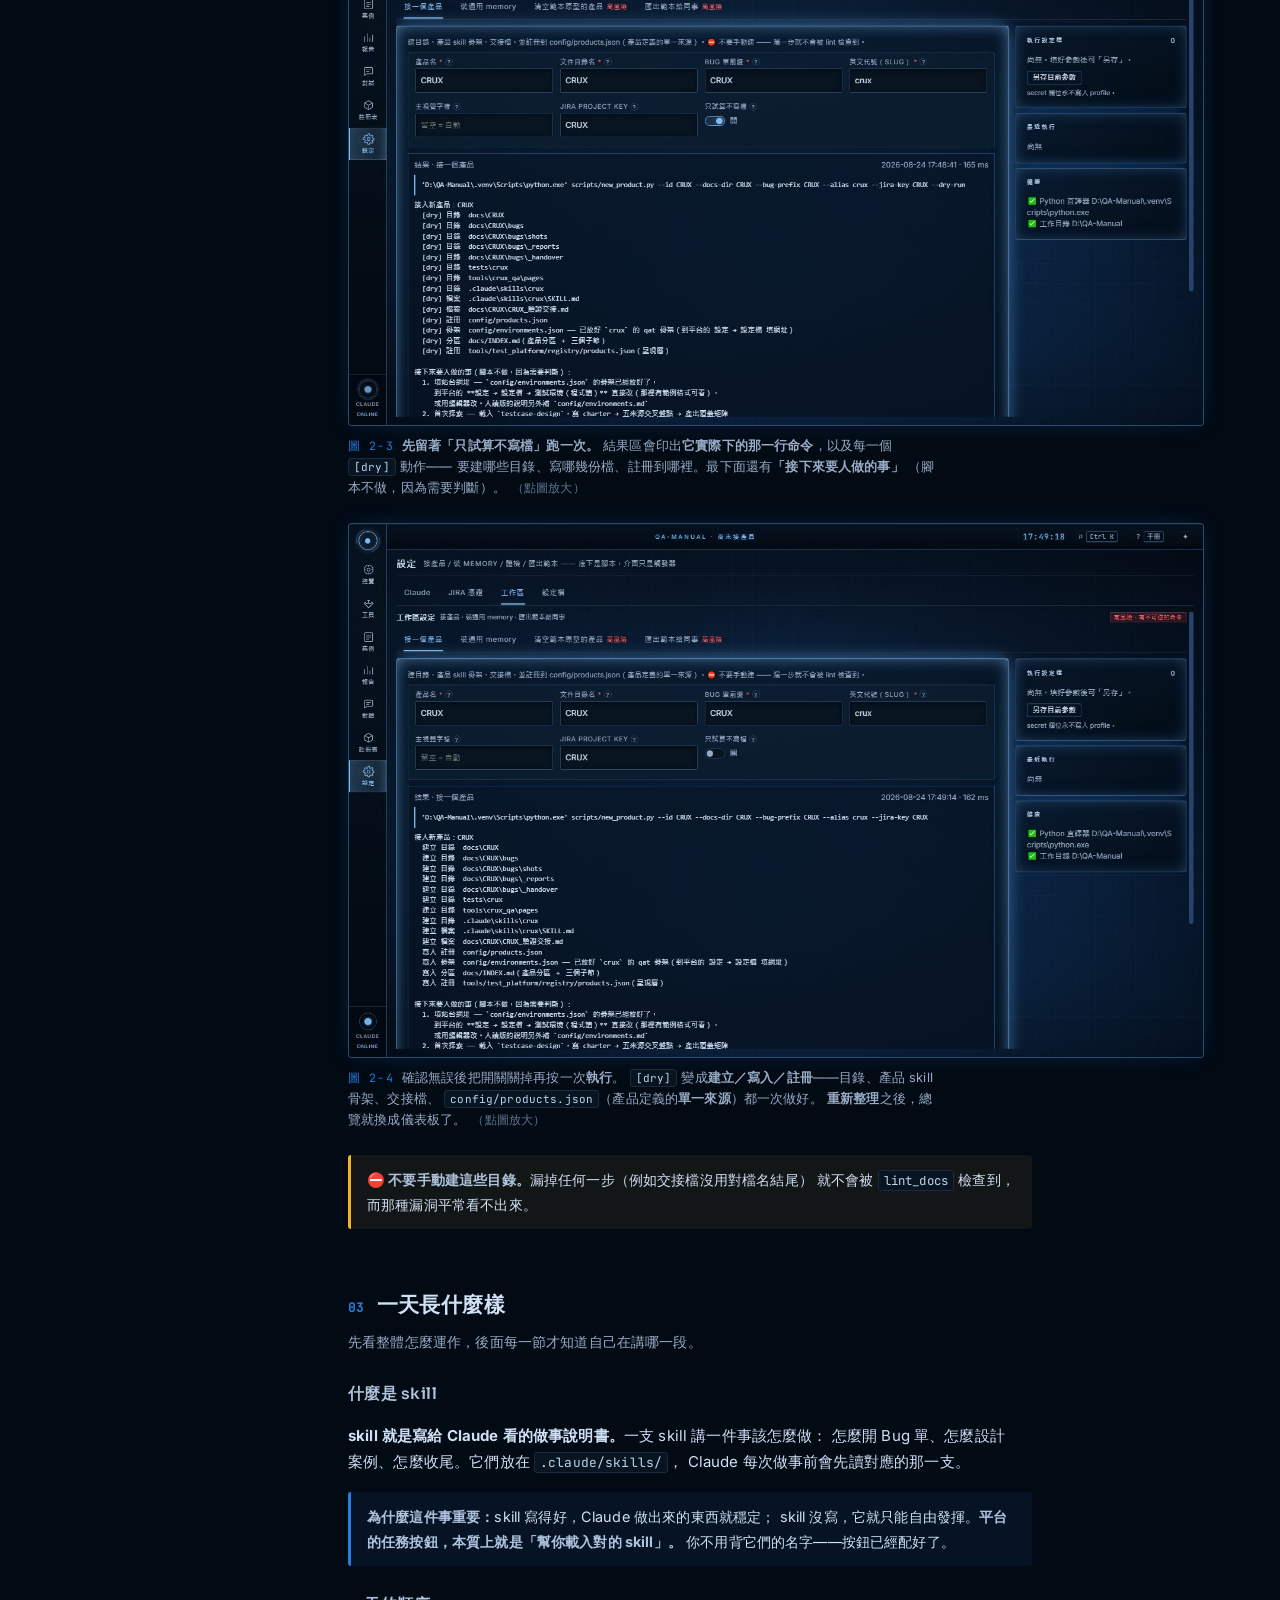
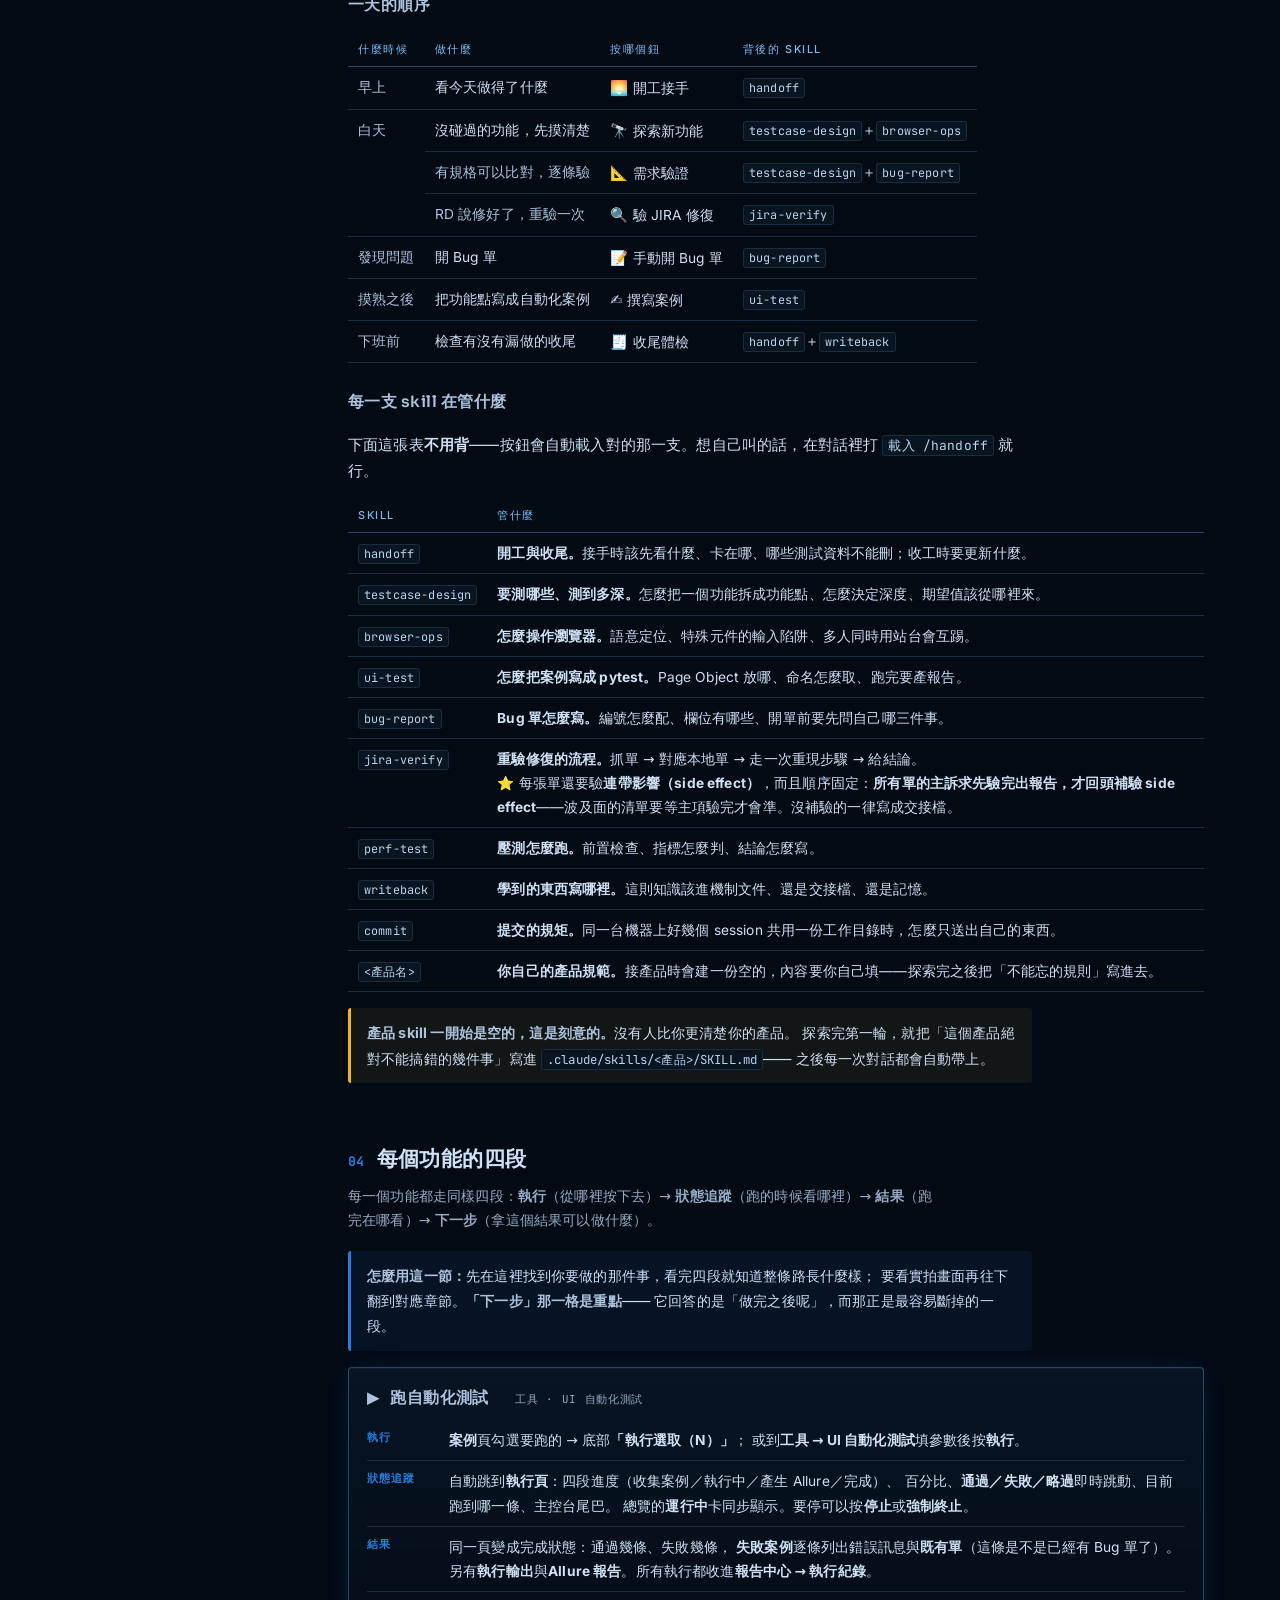
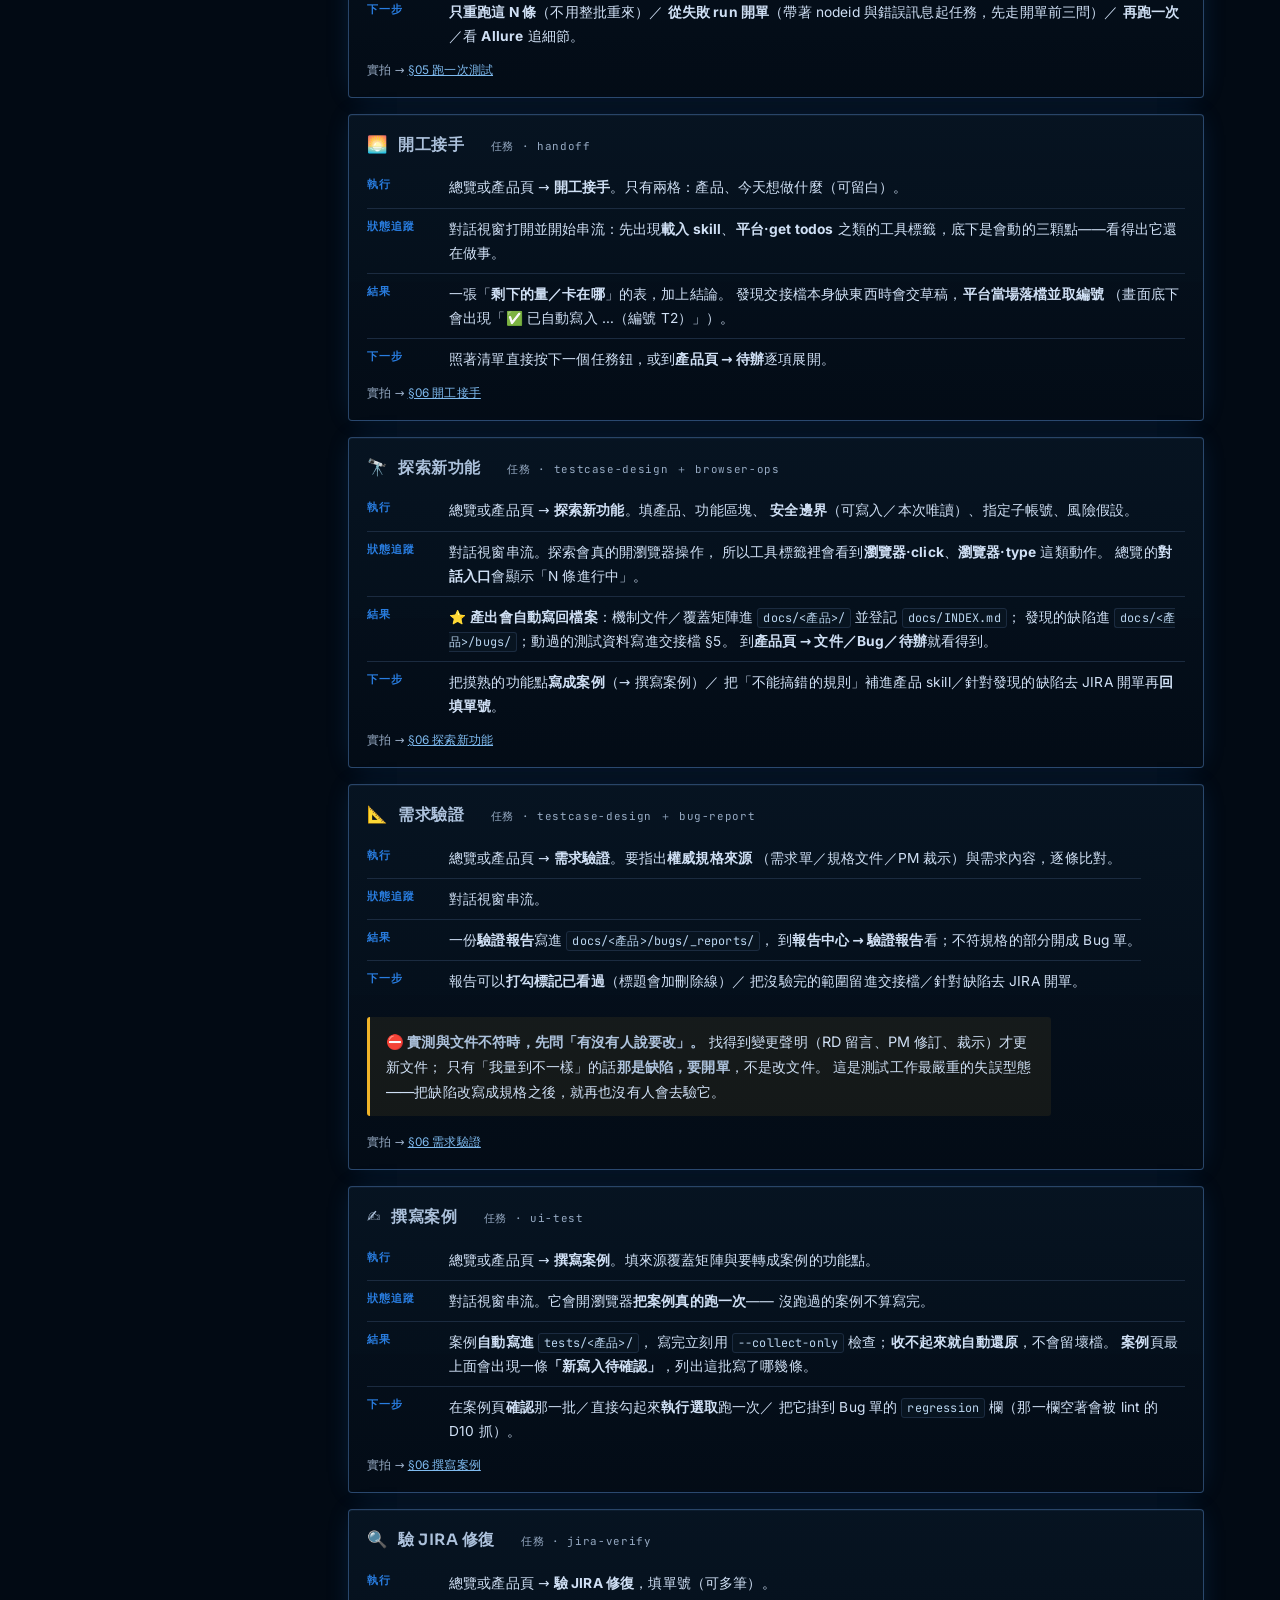
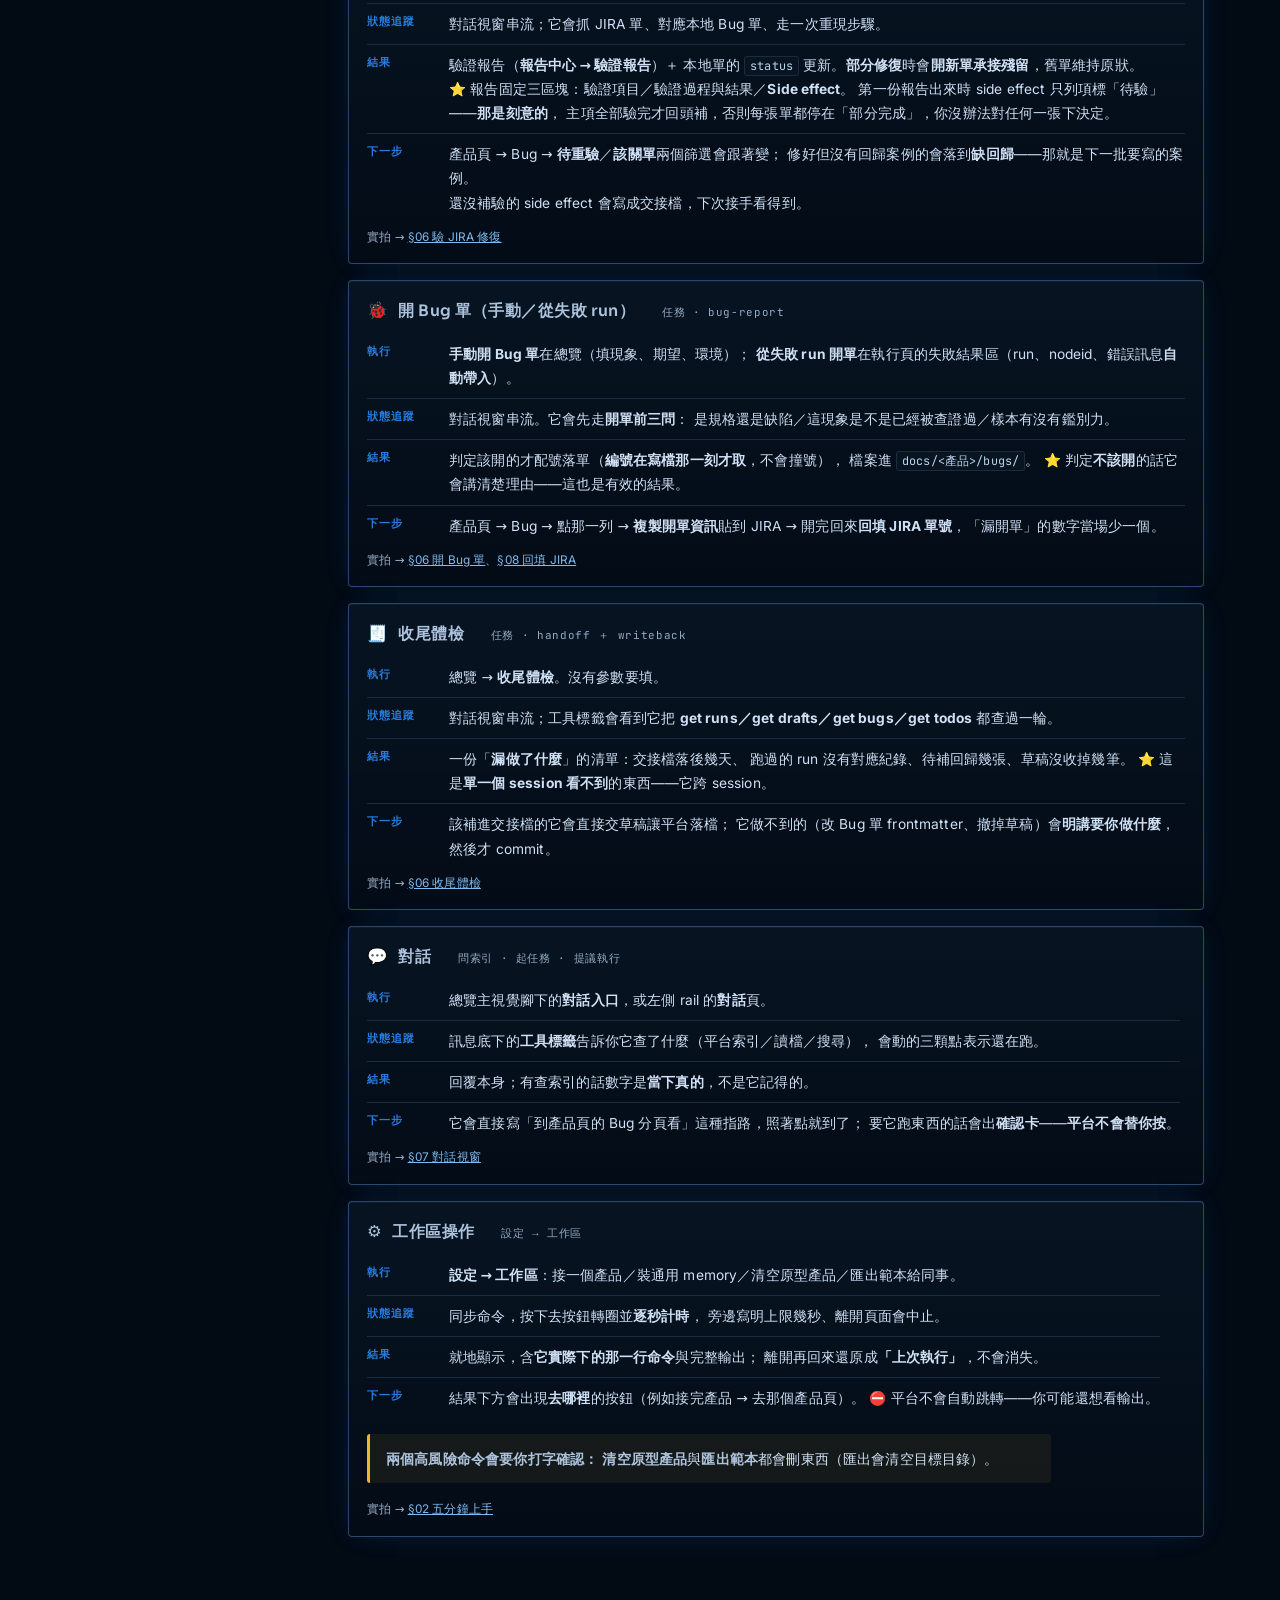
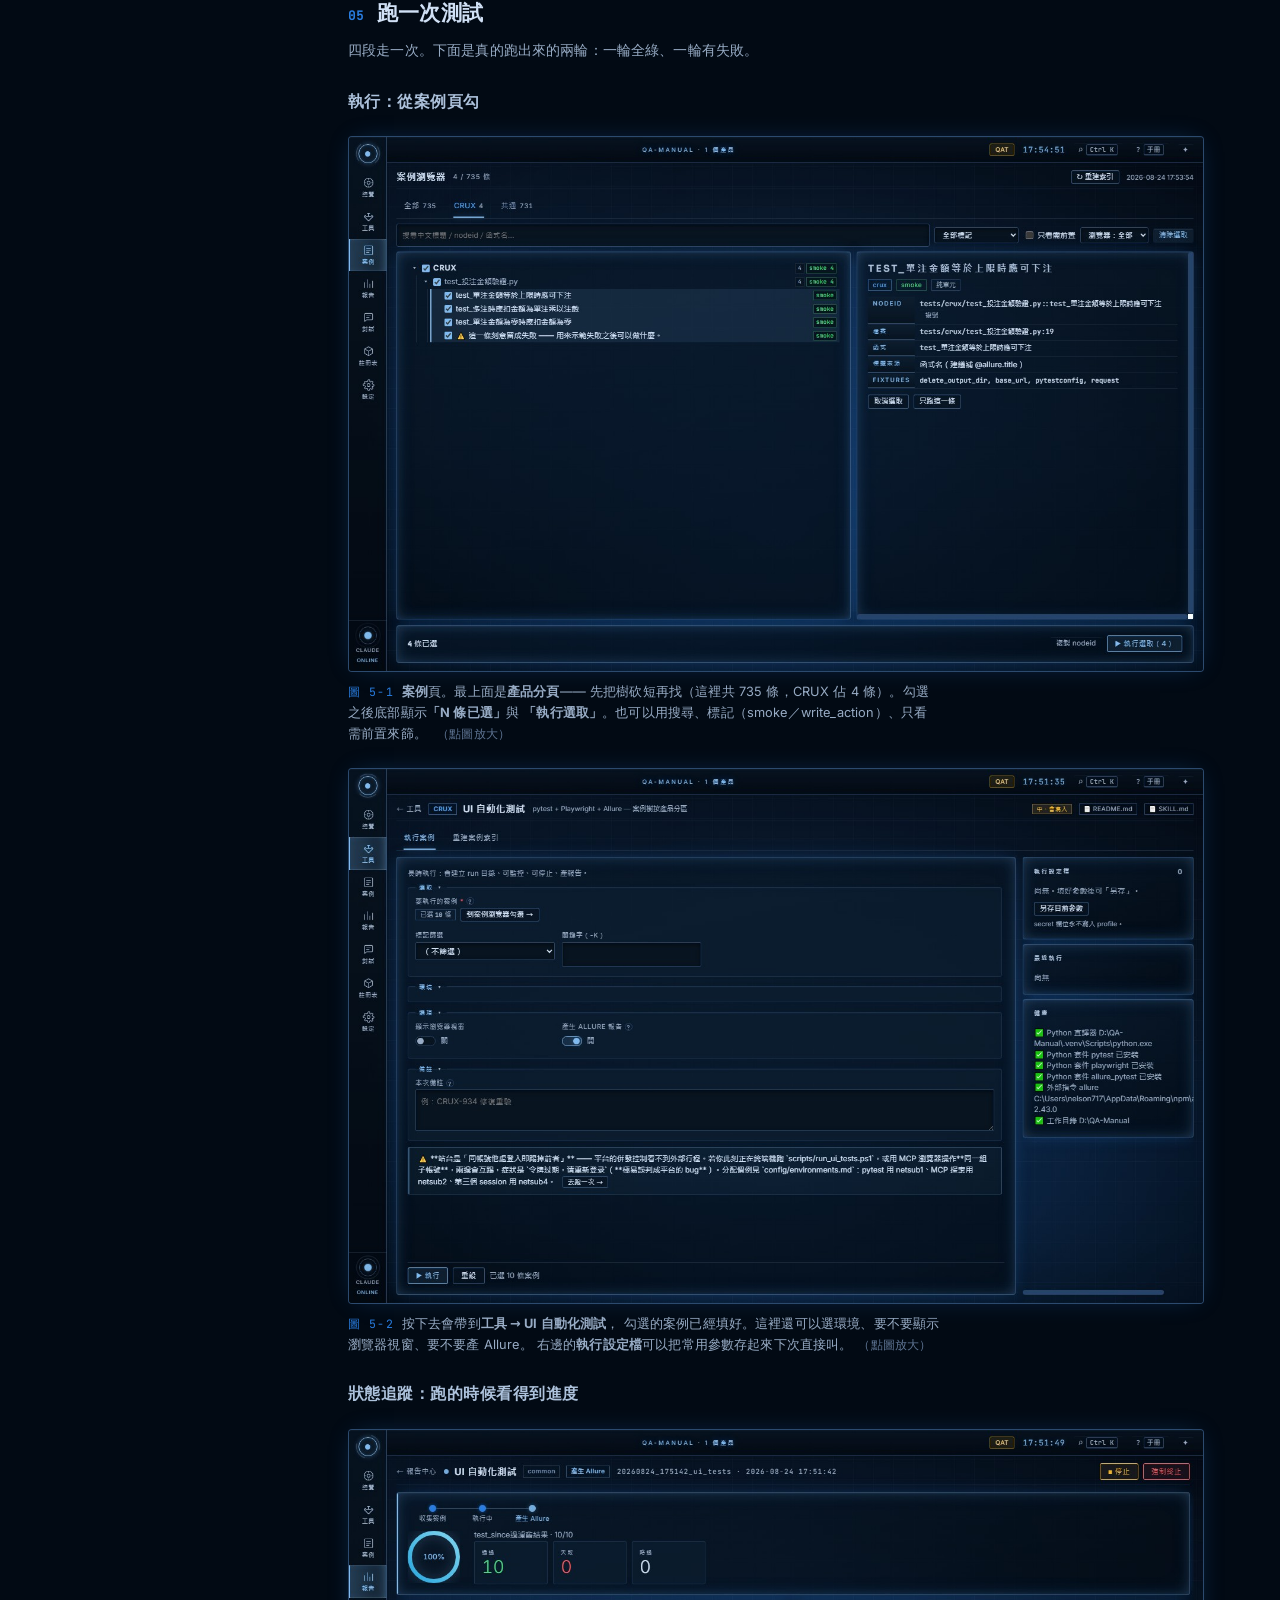
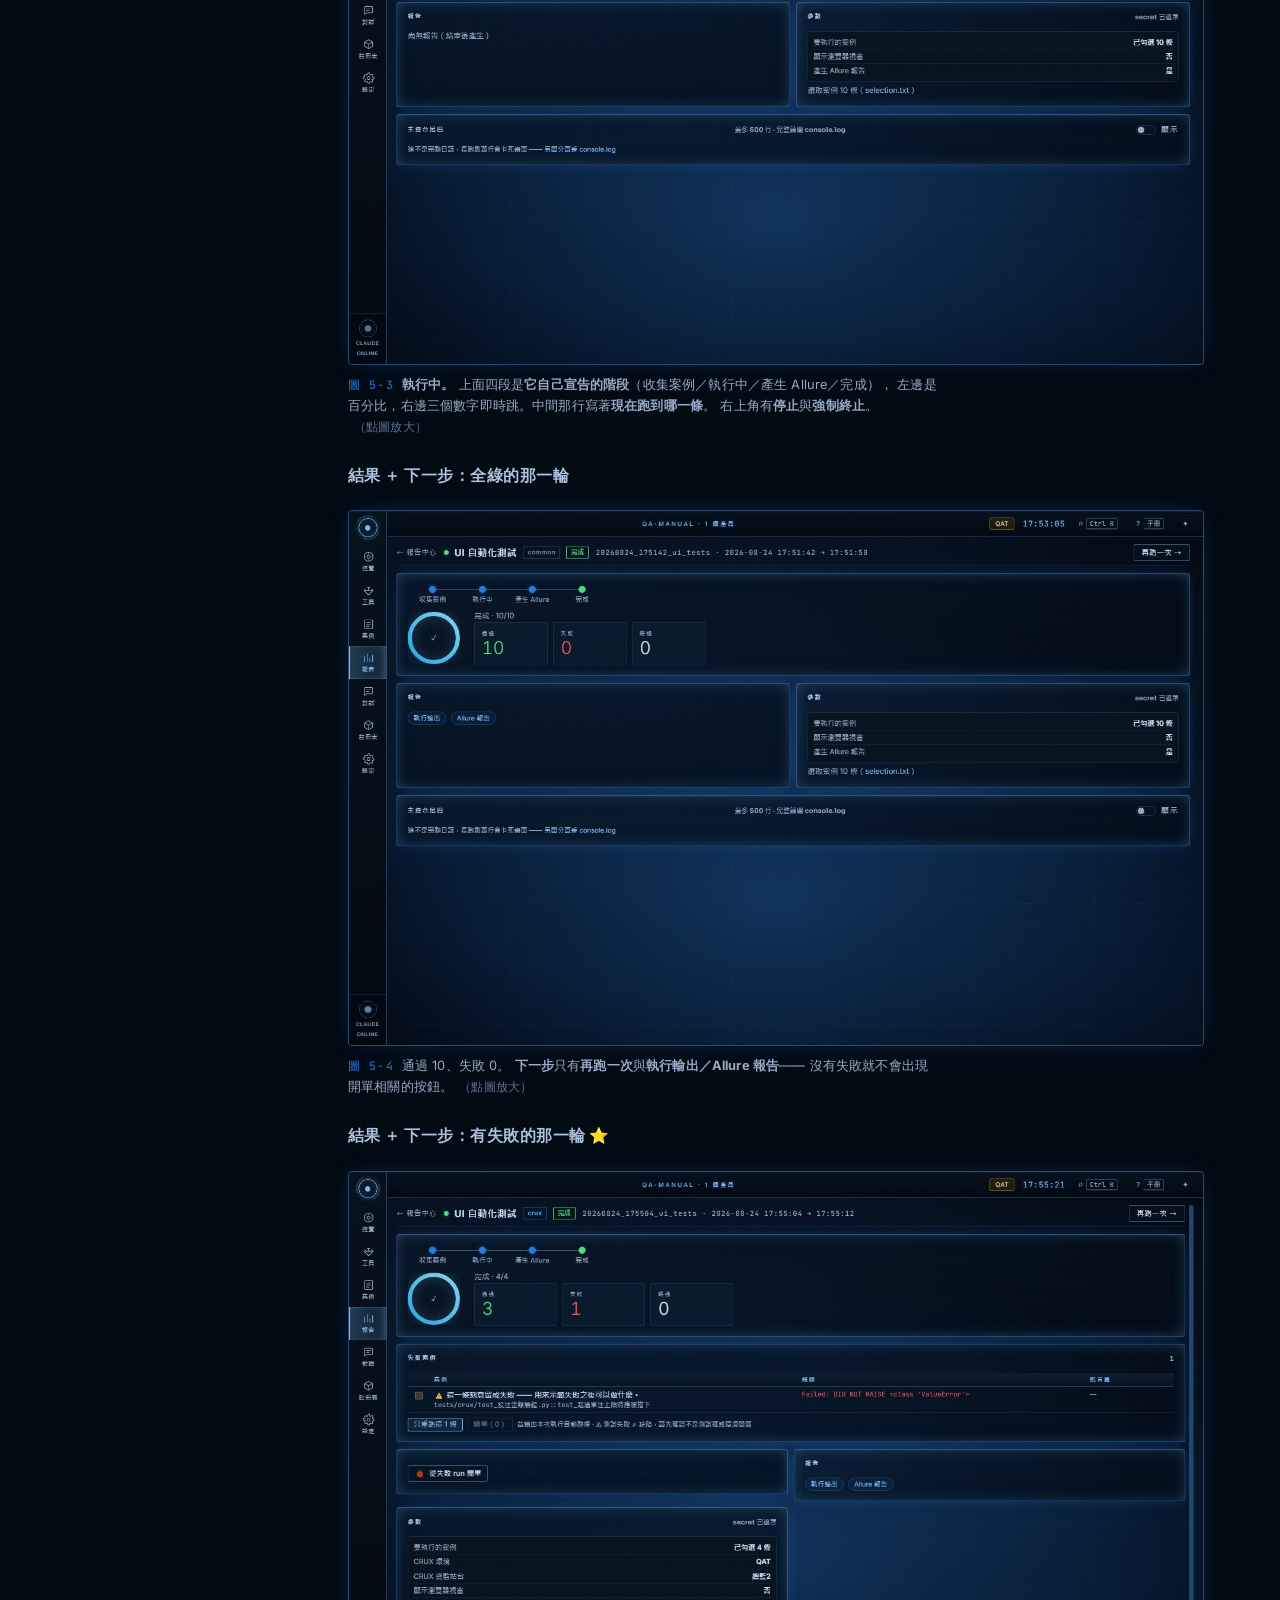
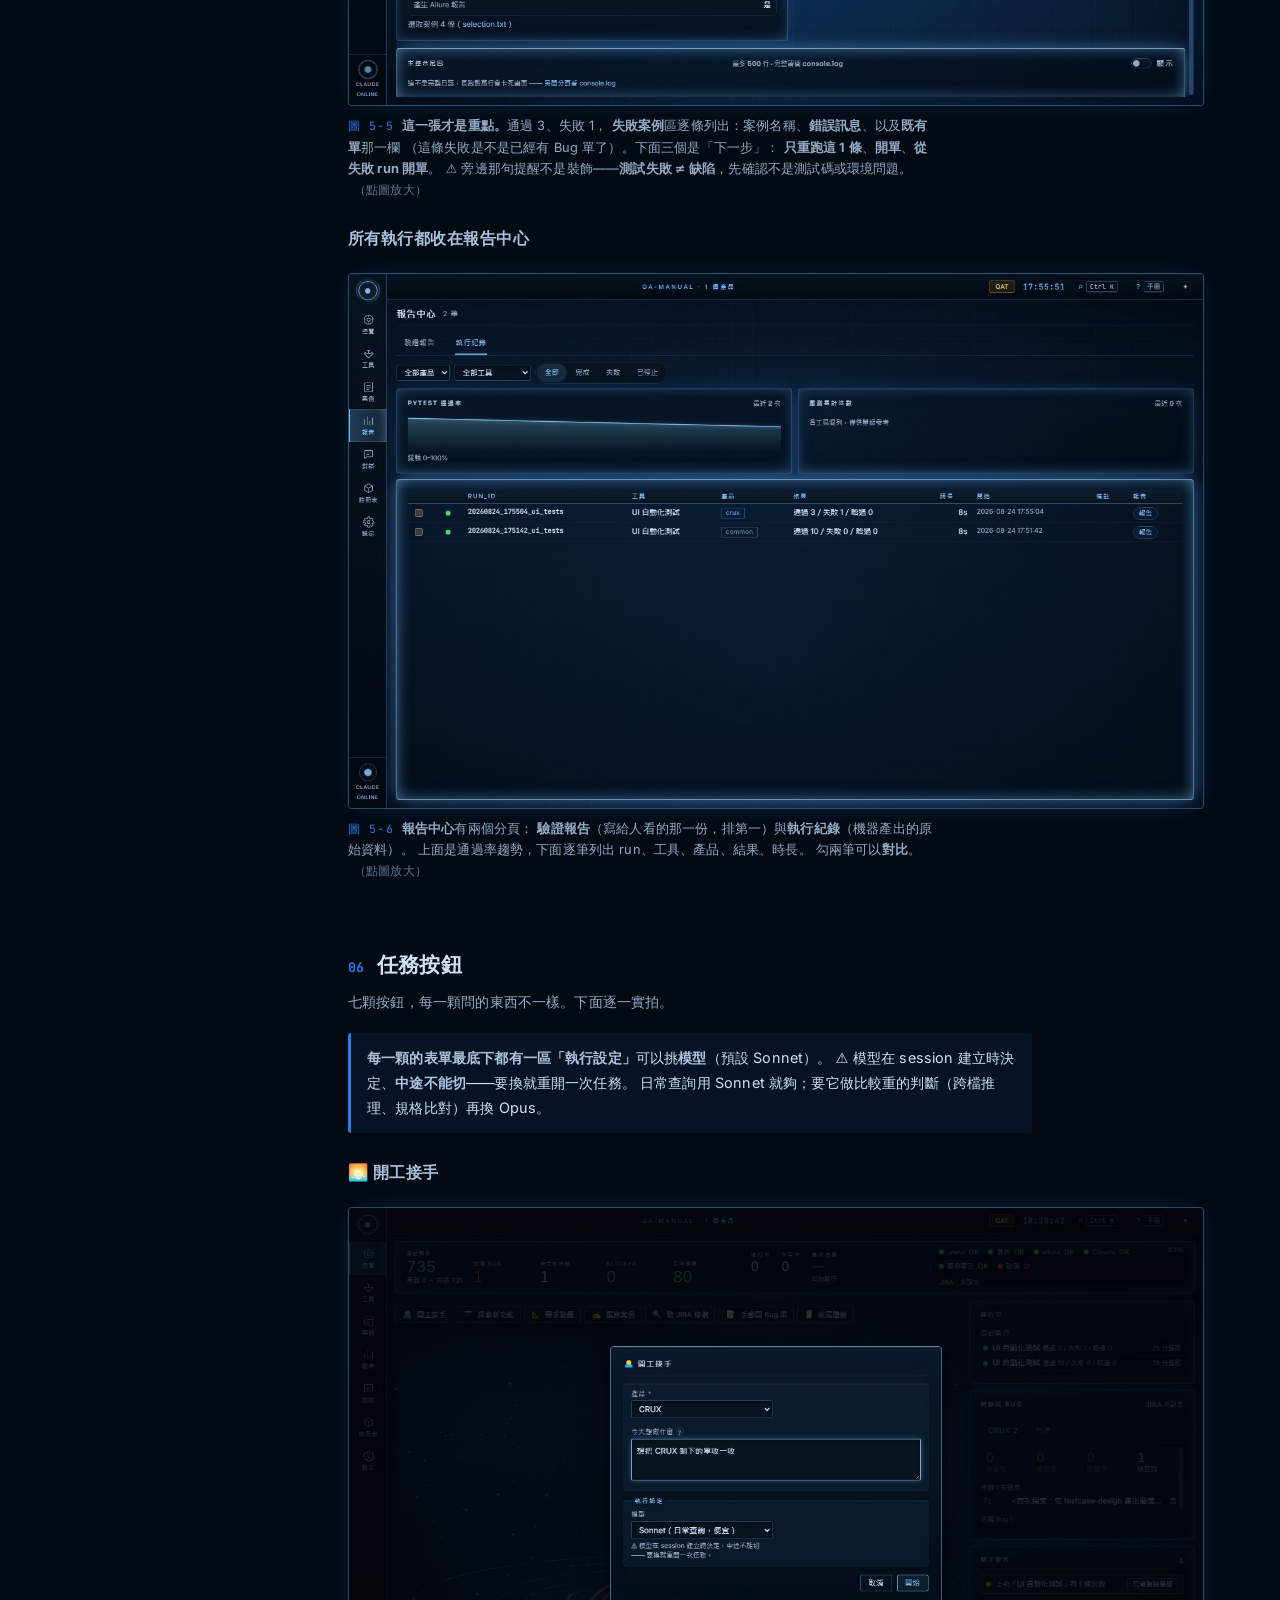
<file: tools/test_platform/web_ui/static/manual.html>
<!DOCTYPE html>
<html lang="zh-Hant">
<head>
<meta charset="utf-8"/>
<meta name="viewport" content="width=device-width, initial-scale=1"/>
<meta name="color-scheme" content="dark"/>
<title>測試助手 · 使用手冊</title>
<link rel="icon" href="data:image/svg+xml,%3Csvg xmlns='http://www.w3.org/2000/svg' viewBox='0 0 32 32'%3E%3Cpath d='M16 1.9 27.7 8.6v14.8L16 30.1 4.3 23.4V8.6z' fill='none' stroke='%237fbbf0' stroke-width='2'/%3E%3Cpath d='M9.4 10.6h13.2v8.6h-6.9l-4 3.4v-3.4H9.4z' fill='none' stroke='%237fbbf0' stroke-width='1.8'/%3E%3C/svg%3E"/>
<style>
/* 字型與這個平台自帶的同一組（相對路徑：手冊與 fonts/ 同層，
   不論是平台服務的 /static/manual.html 還是直接雙擊檔案都讀得到）。
   ⚠️ 找不到就退回系統字型，手冊仍然完整可讀 —— 不做任何外部連線。 */
@font-face { font-family: "Inter"; src: url("fonts/Inter-var.woff2") format("woff2"); font-weight: 100 900; font-display: swap; }
@font-face { font-family: "Sora"; src: url("fonts/Sora-600.woff2") format("woff2"); font-weight: 600; font-display: swap; }
@font-face { font-family: "JetBrains Mono"; src: url("fonts/JetBrainsMono-400.woff2") format("woff2"); font-weight: 400; font-display: swap; }

:root {
  --bg: #020a14; --panel-top: rgba(10,25,41,.66); --panel-bot: rgba(4,13,23,.74);
  --panel-in: rgba(12,30,48,.72); --frame: rgba(93,149,216,.42); --frame-on: rgba(127,187,240,.8);
  --text: #d0e0f5; --muted: #97abc4; --title: #adc2dc;
  --accent: #7fbbf0; --accent-2: #297de0; --accent-faint: rgba(127,187,240,.09);
  --amber: #f0b429; --danger: #ff5a5f; --success: #4ade80;
  --code-bg: #081420; --border: #1b2b40; --border-strong: #27446a;
  --mono: "JetBrains Mono", ui-monospace, Consolas, monospace;
  --sans: "Inter", "Noto Sans TC", "Microsoft JhengHei", system-ui, sans-serif;
  --display: "Sora", var(--sans);
}
* { box-sizing: border-box; }
html { scroll-behavior: smooth; scroll-padding-top: 18px; }
body {
  margin: 0; background: var(--bg); color: var(--text);
  font-family: var(--sans); font-size: 15px; line-height: 1.75;
  letter-spacing: .01em;
  /* 背景：極淡的網格 ＋ 一團藍光，與平台同一組語彙 */
  background-image:
    radial-gradient(ellipse 900px 520px at 22% -6%, rgba(41,125,224,.16), transparent 70%),
    linear-gradient(rgba(127,187,240,.028) 1px, transparent 1px),
    linear-gradient(90deg, rgba(127,187,240,.028) 1px, transparent 1px);
  background-size: auto, 46px 46px, 46px 46px;
  background-attachment: fixed;
}
.wrap { display: grid; grid-template-columns: 232px minmax(0,1fr); gap: 40px; max-width: 1180px; margin: 0 auto; padding: 0 26px 96px; }

/* ── 目錄 ── */
nav { position: sticky; top: 0; align-self: start; max-height: 100dvh; overflow-y: auto; padding: 26px 0 30px; }
nav .brand { display: flex; align-items: center; gap: 10px; margin-bottom: 20px; }
nav .brand svg { flex: none; }
nav .brand b { font-family: var(--display); font-size: 1rem; letter-spacing: .09em; color: var(--accent); font-weight: 600; }
nav .brand small { display: block; font-size: .68rem; letter-spacing: .16em; color: var(--muted); text-transform: uppercase; }
nav a { display: block; padding: 4px 10px; margin-left: -10px; color: var(--muted); text-decoration: none; font-size: .82rem; border-left: 2px solid transparent; }
nav a:hover { color: var(--accent); background: var(--accent-faint); }
nav a.on { color: var(--accent); border-left-color: var(--accent); background: var(--accent-faint); }
nav .grp { margin-top: 14px; font-size: .64rem; letter-spacing: .18em; color: #5f7594; text-transform: uppercase; }

/* ── 版頭 ── */
header.hero { padding: 58px 0 26px; }
header.hero .eyebrow { font-size: .68rem; letter-spacing: .3em; color: var(--accent-2); text-transform: uppercase; }
header.hero h1 { font-family: var(--display); font-weight: 600; font-size: 2.3rem; line-height: 1.22; margin: 12px 0 14px; letter-spacing: .01em; text-wrap: balance; }
header.hero p.lede { font-size: 1.02rem; color: var(--title); max-width: 62ch; margin: 0; }
header.hero .meta { margin-top: 18px; font-size: .74rem; color: var(--muted); font-family: var(--mono); }

/* ── 區塊 ── */
section { padding-top: 42px; }
h2 { font-family: var(--display); font-weight: 600; font-size: 1.32rem; margin: 0 0 6px; letter-spacing: .02em; display: flex; align-items: baseline; gap: 12px; }
h2 .n { font-family: var(--mono); font-size: .78rem; color: var(--accent-2); letter-spacing: .1em; }
h2 + .sub { color: var(--muted); font-size: .88rem; margin: 0 0 18px; max-width: 66ch; }
h3 { font-family: var(--display); font-weight: 600; font-size: .98rem; margin: 26px 0 8px; color: var(--title); letter-spacing: .03em; }
p { max-width: 74ch; }
a { color: var(--accent); }

.card { border: 1px solid var(--frame); border-radius: 4px; padding: 16px 18px;
  background: linear-gradient(180deg, var(--panel-top), var(--panel-bot));
  box-shadow: 0 0 26px -6px rgba(41,125,224,.3), inset 0 1px 0 rgba(127,187,240,.07);
  margin: 14px 0; }
.card > :first-child { margin-top: 0; } .card > :last-child { margin-bottom: 0; }

code { font-family: var(--mono); font-size: .86em; background: var(--code-bg); border: 1px solid var(--border); padding: 1px 5px; border-radius: 3px; color: #b9d4ee; }
pre { font-family: var(--mono); font-size: .8rem; line-height: 1.6; background: var(--code-bg);
  border: 1px solid var(--border-strong); border-radius: 4px; padding: 12px 14px; overflow-x: auto;
  box-shadow: inset 0 2px 7px rgba(0,0,0,.55); }
pre code { background: none; border: 0; padding: 0; font-size: 1em; }

table { border-collapse: collapse; width: 100%; margin: 14px 0; font-size: .86rem; display: block; overflow-x: auto; }
thead th { text-align: left; font-weight: 500; font-size: .68rem; letter-spacing: .14em; text-transform: uppercase;
  color: var(--accent); border-bottom: 1px solid var(--border-strong); padding: 7px 10px; white-space: nowrap; }
tbody td { border-bottom: 1px solid var(--border); padding: 8px 10px; vertical-align: top; }
tbody tr:hover td { background: var(--accent-faint); }
td.nw, th.nw { white-space: nowrap; }
tbody td:first-child { color: var(--title); }

ul, ol { max-width: 74ch; padding-left: 1.35em; }
li { margin: 5px 0; }
li::marker { color: var(--accent-2); }

.note, .warn, .stop { border-left: 3px solid; border-radius: 3px; padding: 12px 16px; margin: 16px 0; font-size: .9rem; max-width: 76ch; }
.note { border-color: var(--accent-2); background: rgba(41,125,224,.08); }
.warn { border-color: var(--amber); background: rgba(240,180,41,.07); }
.stop { border-color: var(--danger); background: rgba(255,90,95,.07); }
.note b, .warn b, .stop b { color: var(--title); }
.stop b { color: #ff9ea1; }

/* ── 實拍畫面 ──
 * ⚠️ 每張圖都給 width/height，否則圖還沒載入時版面會跳（讀者正在讀的那段會被推走）。
 * ⚠️ `max-width` 一律等於原始寬度 —— 小元件圖放大只會糊掉。 */
figure { margin: 20px 0 24px; }
figure > a { display: block; border: 1px solid var(--frame); border-radius: 4px; overflow: hidden;
  background: var(--code-bg); box-shadow: 0 0 24px -8px rgba(41,125,224,.35), inset 0 1px 0 rgba(127,187,240,.06);
  transition: border-color .16s, box-shadow .16s; }
figure > a:hover { border-color: var(--frame-on); box-shadow: 0 0 30px -6px rgba(127,187,240,.42); }
figure img { display: block; width: 100%; height: auto; }
figcaption { margin-top: 9px; font-size: .8rem; line-height: 1.65; color: var(--muted); max-width: 74ch; }
figcaption b.fig { font-family: var(--mono); font-size: .72rem; letter-spacing: .1em; color: var(--accent-2);
  margin-right: 8px; font-weight: 400; }
figcaption .zoom { color: #5f7594; font-size: .72rem; margin-left: 6px; white-space: nowrap; }
.shots { display: grid; grid-template-columns: repeat(auto-fit, minmax(300px, 1fr)); gap: 18px; align-items: start; margin: 20px 0 24px; }
.shots figure { margin: 0; }
@media print { figure > a { box-shadow: none; } figcaption .zoom { display: none; } }

/* 動線圖：這是手冊的論點，所以給它一個真的圖，不是條列 */
.flow { display: grid; grid-template-columns: repeat(3, 1fr); gap: 0; margin: 20px 0 6px; }
.flow .step { position: relative; border: 1px solid var(--frame); border-radius: 4px; padding: 14px 16px 15px;
  background: linear-gradient(180deg, var(--panel-top), var(--panel-bot)); }
.flow .step + .step { border-left: 0; }
.flow .step:first-child { border-radius: 4px 0 0 4px; } .flow .step:last-child { border-radius: 0 4px 4px 0; }
.flow .k { font-family: var(--mono); font-size: .66rem; letter-spacing: .18em; color: var(--accent-2); text-transform: uppercase; }
.flow .t { font-family: var(--display); font-size: 1rem; margin: 6px 0 4px; color: var(--accent); }
.flow .d { font-size: .8rem; color: var(--muted); line-height: 1.6; }
.flow .step:not(:last-child)::after { content: "▸"; position: absolute; right: -9px; top: 50%; transform: translateY(-50%);
  color: var(--accent); background: var(--bg); font-size: .8rem; z-index: 2; padding: 3px 1px; }
@media (max-width: 820px) { .flow { grid-template-columns: 1fr; } .flow .step { border-left: 1px solid var(--frame) !important; border-radius: 4px !important; margin-bottom: 8px; } .flow .step::after { display: none !important; } }

.pill { display: inline-block; font-size: .68rem; font-family: var(--mono); padding: 1px 7px; border-radius: 2px;
  border: 1px solid var(--border-strong); color: var(--muted); white-space: nowrap; }
.pill.ok { border-color: rgba(74,222,128,.5); color: var(--success); }
.pill.hold { border-color: var(--amber); color: var(--amber); }
.pill.no { border-color: var(--danger); color: #ff9ea1; }
.ic { font-size: 1.05em; }

/* ── 「執行 → 狀態追蹤 → 結果 → 下一步」四段卡（2026-08-24 使用者要求）──
 * 每個功能一張，四列固定順序。用表格而不是四欄並排：
 * 「下一步」那一格的字最長，四欄並排會被擠成一條窄柱。 */
.fn { border: 1px solid var(--frame); border-radius: 4px; padding: 14px 18px 6px;
  background: linear-gradient(180deg, var(--panel-top), var(--panel-bot));
  box-shadow: 0 0 26px -8px rgba(41,125,224,.28), inset 0 1px 0 rgba(127,187,240,.06);
  margin: 16px 0; }
.fn > h3 { margin-top: 2px; display: flex; align-items: baseline; gap: 10px; flex-wrap: wrap; }
.fn .fnk { font-family: var(--mono); font-size: .68rem; letter-spacing: .06em;
  color: var(--muted); font-weight: 400; }
.fn table.four { margin: 8px 0 4px; }
table.four th { width: 82px; vertical-align: top; text-align: left; white-space: nowrap;
  font-family: var(--mono); font-size: .68rem; letter-spacing: .1em; color: var(--accent-2);
  border-bottom: 1px solid var(--border); padding: 8px 12px 8px 0; text-transform: none; }
table.four td { border-bottom: 1px solid var(--border); padding: 8px 0; }
table.four tr:last-child th, table.four tr:last-child td { border-bottom: 0; }
.fn .seealso { font-size: .74rem; color: var(--muted); margin: 2px 0 10px; }
@media print { .fn { background: none; box-shadow: none; border-color: #bbb; } }

kbd { font-family: var(--mono); font-size: .76rem; border: 1px solid var(--border-strong); border-bottom-width: 2px;
  border-radius: 3px; padding: 1px 6px; background: var(--code-bg); color: var(--title); }

footer { grid-column: 2; margin-top: 60px; padding-top: 20px; border-top: 1px solid var(--border); color: var(--muted); font-size: .78rem; }

@media (max-width: 900px) {
  .wrap { grid-template-columns: 1fr; gap: 0; padding: 0 18px 60px; }
  nav { position: static; max-height: none; padding-bottom: 8px; border-bottom: 1px solid var(--border); }
  nav a { display: inline-block; }
  footer { grid-column: 1; }
}
@media print {
  body { background: #fff; color: #111; }
  nav { display: none; } .wrap { display: block; max-width: none; }
  .card, .flow .step { background: none; border-color: #bbb; box-shadow: none; }
  h2, h3, .flow .t, nav .brand b { color: #000; }
  a { color: #000; }
}
</style>
</head>
<body>
<div class="wrap">

<nav id="toc">
  <div class="brand">
    <svg viewBox="0 0 32 32" width="30" height="30" aria-hidden="true">
      <path d="M16 1.9 27.7 8.6v14.8L16 30.1 4.3 23.4V8.6z" fill="rgba(127,187,240,.07)" stroke="#7fbbf0" stroke-width="1.35" stroke-linejoin="round"/>
      <path d="M9.4 10.6h13.2v8.6h-6.9l-4 3.4v-3.4H9.4z" fill="none" stroke="#7fbbf0" stroke-width="1.25" stroke-linejoin="round"/>
      <circle cx="13.1" cy="14.9" r="1.05" fill="#7fbbf0"/><circle cx="16" cy="14.9" r="1.05" fill="#7fbbf0"/><circle cx="18.9" cy="14.9" r="1.05" fill="#7fbbf0"/>
    </svg>
    <span><b>測試助手</b><small>User Manual</small></span>
  </div>
  <div class="grp">開始</div>
  <a href="#what">這是什麼</a>
  <a href="#start">五分鐘上手</a>
  <div class="grp">怎麼工作</div>
  <a href="#flow">一天長什麼樣</a>
  <a href="#stages">每個功能的四段</a>
  <a href="#runtest">跑一次測試</a>
  <a href="#tasks">任務按鈕</a>
  <a href="#chat">對話視窗</a>
  <a href="#loop">產出去哪裡看</a>
  <div class="grp">介面</div>
  <a href="#screens">每一頁在做什麼</a>
  <a href="#settings">設定</a>
  <div class="grp">紀律</div>
  <a href="#safety">安全邊界</a>
  <a href="#trouble">卡住的時候</a>
  <div class="grp">改成你自己的</div>
  <a href="#extend">接新工具與新產品</a>
  <div class="grp">附錄</div>
  <a href="#usage">Claude 用量</a>
</nav>

<main>

<header class="hero">
  <div class="eyebrow">Test Assistant · 使用手冊</div>
  <h1>你做判斷，它負責記得</h1>
  <p class="lede">
    測試助手把工作區裡散落的東西——測試案例、Bug 單、待辦、執行紀錄、規格文件——
    收成一份<b>查得到的清單</b>。你按一個鈕，它就開一個<b>已經知道前因後果</b>的 Claude
    去做事；做完的東西<b>自動存回檔案</b>，你只要在畫面上看結果。
  </p>
  <div class="meta">本機服務 · http://127.0.0.1:5300 · 每個人跑自己的一份，用自己的 Claude 帳號</div>
  <div class="note" style="margin-top:16px">
    <b>先想知道「整套東西怎麼運作」？</b>那一份是
    <a href="intro.html"><b>AI 自動化測試框架 · 總覽</b></a> ——
    四層架構、一件事從頭跑到尾的七站、人與 AI 的分界。
    <b>本手冊講的是操作</b>：每一頁、每一顆按鈕、按下去會發生什麼。</div>
  <div class="note" style="margin-top:20px">
    <b>本手冊的每一張圖都是真的跑出來的。</b>
    從一份<b>全新匯出的範本</b>開始：接上一個產品 → 寫案例 → 跑測試（含<b>真的失敗</b>那一輪）
    → 起任務 → 問對話 → 開單 → 回填 JIRA。畫面上的數字都是那一輪的實際結果，不是示意圖。
  </div>
</header>

<!-- ═══════════════════════════════════════════ -->
<section id="what">
  <h2><span class="n">01</span>這是什麼</h2>
  <p class="sub">先講它<b>不</b>做什麼，比較不會用錯。</p>

  <div class="flow">
    <div class="step">
      <div class="k">它擅長</div>
      <div class="t">記得</div>
      <div class="d">哪張單還沒開、哪份交接檔落後了、上次跑失敗的是哪幾條。這些<b>單一次對話看不到</b>。</div>
    </div>
    <div class="step">
      <div class="k">它擅長</div>
      <div class="t">開頭幫你講清楚</div>
      <div class="d">按鈕 → 填幾格 → 開一個已經載好規範、已經知道產品狀況的 Claude。省掉每次重講一遍。</div>
    </div>
    <div class="step">
      <div class="k">它不做</div>
      <div class="t">代替你判斷</div>
      <div class="d">是規格還是缺陷、樣本夠不夠、這批資料能不能刪——這些還是你的事。</div>
    </div>
  </div>

  <div class="note" style="margin-top:20px">
    <b>★ 它是一個範本，不是成品。</b>
    你手上這一份的流程 —— 有哪些任務按鈕、有哪些工具、產品柱長什麼樣 ——
    只是<b>一個能跑起來的開頭</b>；每個團隊的測試流程本來就不一樣，<b>本來就該改</b>。
    畫面上的東西幾乎都是<b>宣告出來的</b>，不是寫死在平台裡：
    一支工具是一份 <code>registry/&lt;id&gt;.tool.json</code>、
    一顆任務按鈕是一份 <code>tasks/*.json</code>、
    一個產品是 <code>config/products.json</code> 的一列。
    <b>改這些檔就會改變畫面與流程，不必動平台程式</b>——
    用不到的刪掉、缺的自己加、整條動線換成你們現在的做法都可以。
    做法見 <a href="#extend">接新工具與新產品</a>。
  </div>

  <figure>
    <a href="manual/overview.jpg" target="_blank" title="點開看原尺寸" style="max-width:1440px">
      <img src="manual/overview.jpg" width="1440" height="900" loading="lazy" alt="總覽畫面：頂部數字列、Claude 用量、任務按鈕、CRUX 產品柱、右側運行中與待辦卡">
    </a>
    <figcaption><b class="fig">圖 1-1</b><b>總覽</b>是開著不用管它的那一頁。
    最上面一條分三段：<b>一眼看完就不用再看的數字</b>（案例 780、活躍 Bug 1、未完成待辦 1、健康 100）、
    <b>Claude 額度</b>（5 小時窗口 29%、週額度 89%，每 5 分鐘自動更新，右上角 ↻ 可立刻重打；細節見<a href="#usage">附錄</a>）、<b>環境燈</b>；
    下面一排是<b>任務按鈕</b>；中間的柱子是產品，柱腳是<b>對話入口</b>；
    右欄由上而下是運行中、待辦與 Bug、助手提示、最近報告。
    <span class="zoom">（點圖放大）</span></figcaption>
  </figure>

  <h3>三件事它刻意不做</h3>
  <table>
    <thead><tr><th class="nw">不做</th><th>為什麼</th></tr></thead>
    <tbody>
      <tr><td class="nw">不寫 JIRA</td><td>只讀不寫。單子要不要開、怎麼寫，是你跟 RD 的事。</td></tr>
      <tr><td class="nw">不替你決定提交</td>
        <td><b>平台開的 session 能跑腳本、能寫檔，但 git 的寫入被擋下來</b>——
        它們是無人看管的，而<b>索引是整個工作目錄共用的</b>：同一台機器上常同時開著好幾個 session，
        一個去 <code>git add</code> 就會把<b>另一個 session</b> 正在改的東西一起暫存。<br>
        它改完檔，<b>結果確認會列出「這段期間動了哪些檔」</b>，提交與否由你決定。<br>
        ⚠️ <b>這不代表 Claude 不能幫你 commit</b> —— 你在終端機用的那個<b>會</b>，
        只是<b>一定先問過你</b>、而且只送出自己動到的路徑。</td></tr>
      <tr><td class="nw">不自己寫腳本邏輯</td><td>接產品、匯出範本、體檢都是按鈕，底下跑的是 <code>scripts/</code> 裡那幾支現成腳本。</td></tr>
    </tbody>
  </table>

  <h3>東西都放在哪</h3>
  <p>手冊裡會一直看到「自動寫回檔案」。<b>那些檔案就是下面這些</b>——
  平台只是<b>視圖</b>，資料是你打得開、改得動、用 git 追得到歷史的純文字檔。
  <b>平台關掉，東西還在。</b></p>
  <table>
    <thead><tr><th class="nw">畫面上的</th><th class="nw">實際是什麼檔</th><th>備註</th></tr></thead>
    <tbody>
      <tr><td class="nw">Bug 清單</td><td class="nw"><code>docs/&lt;產品&gt;/bugs/*.md</code></td>
        <td>一張單一個檔，開頭那段 frontmatter 就是狀態的<b>單一事實來源</b>。⛔ <b>整層不版控</b>（見下）</td></tr>
      <tr><td class="nw">驗證報告</td><td class="nw"><code>docs/&lt;產品&gt;/bugs/_reports/</code></td><td>同上，不版控</td></tr>
      <tr><td class="nw">待辦</td><td class="nw"><code>docs/&lt;產品&gt;/&lt;產品&gt;_驗證交接.md</code></td>
        <td>交接<b>活文件</b>——每條產品線一份，收工時更新的就是它</td></tr>
      <tr><td class="nw">文件</td><td class="nw"><code>docs/&lt;產品&gt;/*.md</code></td>
        <td>寫完要登記到 <code>docs/INDEX.md</code>，否則<b>下次搜不到</b>（下一個 session、或三個月後的你）＝等於沒寫</td></tr>
      <tr><td class="nw">測試案例</td><td class="nw"><code>tests/&lt;產品&gt;/test_*.py</code></td><td>就是 pytest，終端機也跑得動</td></tr>
      <tr><td class="nw">執行紀錄</td><td class="nw"><code>tools/test_platform/logs/runs/&lt;run_id&gt;/</code></td><td>含輸出、Allure 結果</td></tr>
      <tr><td class="nw">對話</td><td class="nw"><code>tools/test_platform/logs/sessions/&lt;id&gt;/</code></td><td>可在對話頁匯出成 markdown</td></tr>
      <tr><td class="nw">（規範）</td><td class="nw"><code>.claude/skills/</code></td><td>任務按鈕載入的就是這些</td></tr>
      <tr><td class="nw">（產品定義）</td><td class="nw"><code>config/products.json</code></td>
        <td>★ <b>單一來源</b>——接產品那顆按鈕寫的就是它</td></tr>
      <tr><td class="nw">（站台設定）</td><td class="nw"><code>config/environments.json</code></td>
        <td>帳密另存 <code>config.local.json</code>，<b>不版控</b></td></tr>
      <tr><td class="nw">Claude 用量<br>（token）</td><td class="nw"><code>~/.claude/projects/**/*.jsonl</code></td>
        <td>Claude Code 自己留的對話紀錄，平台只<b>讀</b>不寫；統計結果快取在
        <code>tools/test_platform/cache/</code></td></tr>
      <tr><td class="nw">Claude 用量<br>（額度 %）</td><td class="nw">官方 API<br><code>~/.claude.json</code>（保底）</td>
        <td>平台每 5 分鐘查一次；打不通才讀 <code>cachedUsageUtilization</code> 那份快照</td></tr>
    </tbody>
  </table>
  <div class="warn"><b>⛔ <code>docs/&lt;產品&gt;/bugs/</code> 整層不進版控</b>——因為裡面有測試站帳密。
  也就是說 <b>Bug 單與驗證報告只存在你自己的機器上</b>，換機器不會跟著走。
  <b>對外的正式流通管道是 JIRA</b>，本地那一份是工作底稿。</div>
  <p class="sub">完整的目錄結構見工作區根目錄的 <code>README.md</code>（「目錄地圖」一節）
  與 <code>CLAUDE.md</code> §4——<b>本手冊不重複那一份</b>，抄第二份就會分岔。</p>
</section>

<!-- ═══════════════════════════════════════════ -->
<section id="start">
  <h2><span class="n">02</span>五分鐘上手</h2>
  <p class="sub">下面四張圖是連續的：第一次開 → 填表 → 試算 → 真的建好。</p>

  <h3>① 裝環境（只要一次）</h3>
<pre><code>powershell -File scripts\setup_test_env.ps1</code></pre>
  <p>它會建好 <code>.venv</code>、裝套件、檢查 Python 與 Node，最後印一張總結表。<b>全部 OK 再往下走。</b></p>

  <h3>② 啟動</h3>
<pre><code>tools\test_platform\run_server.bat        <span style="color:#5f7594"># → http://127.0.0.1:5300</span></code></pre>
  <div class="note"><b>為什麼只綁自己的電腦：</b>它會用<b>你的帳號</b>跑測試、用<b>你的 Claude</b> 講話。
  每個人跑自己的一份，額度與權限才不會混在一起。</div>

  <h3>③ 第一次開：它會告訴你接下來做什麼</h3>
  <figure>
    <a href="manual/first-run.jpg" target="_blank" title="點開看原尺寸" style="max-width:1440px">
      <img src="manual/first-run.jpg" width="1440" height="900" loading="lazy" alt="第一次開啟：三張引導卡，裝通用 memory、接一個產品、首次探索">
    </a>
    <figcaption><b class="fig">圖 2-1</b>一個產品都還沒接的時候，總覽<b>不會給你一張空的儀表板</b>，
    而是三步引導。表頭寫著<b>「尚未接產品」</b>——這一格永遠告訴你<b>現在開的是哪一個工作區</b>，
    同時開著原型和自己那一份時特別有用。<span class="zoom">（點圖放大）</span></figcaption>
  </figure>

  <h3>④ 接一個產品</h3>
  <figure>
    <a href="manual/new-product-form.jpg" target="_blank" title="點開看原尺寸" style="max-width:1440px">
      <img src="manual/new-product-form.jpg" width="1440" height="900" loading="lazy" alt="設定→工作區→接一個產品：七個欄位，只試算不寫檔開著">
    </a>
    <figcaption><b class="fig">圖 2-2</b><b>設定 → 工作區 → 接一個產品</b>。
    七個欄位裡只有四個必填：<b>產品名</b>（給腳本與 Bug 單用，可中文）、<b>文件目錄名</b>、
    <b>Bug 單前綴</b>（⛔ 選定就別再改，ID 配發後永不回收）、<b>英文代號</b>（同時是 skill 名與網址）。
    右欄的<b>健康</b>先告訴你直譯器與工作目錄找得到。<span class="zoom">（點圖放大）</span></figcaption>
  </figure>

  <figure>
    <a href="manual/new-product-dryrun.jpg" target="_blank" title="點開看原尺寸" style="max-width:1440px">
      <img src="manual/new-product-dryrun.jpg" width="1440" height="900" loading="lazy" alt="試算結果：每一行標著 dry，列出會建立的目錄與檔案">
    </a>
    <figcaption><b class="fig">圖 2-3</b><b>先留著「只試算不寫檔」跑一次。</b>
    結果區會印出<b>它實際下的那一行命令</b>，以及每一個 <code>[dry]</code> 動作——
    要建哪些目錄、寫哪幾份檔、註冊到哪裡。最下面還有<b>「接下來要人做的事」</b>
    （腳本不做，因為需要判斷）。<span class="zoom">（點圖放大）</span></figcaption>
  </figure>

  <figure>
    <a href="manual/new-product-done.jpg" target="_blank" title="點開看原尺寸" style="max-width:1440px">
      <img src="manual/new-product-done.jpg" width="1440" height="900" loading="lazy" alt="真的執行：建立目錄與檔案，並註冊到 config/products.json">
    </a>
    <figcaption><b class="fig">圖 2-4</b>確認無誤後把開關關掉再按一次<b>執行</b>。
    <code>[dry]</code> 變成<b>建立／寫入／註冊</b>——目錄、產品 skill 骨架、交接檔、
    <code>config/products.json</code>（產品定義的<b>單一來源</b>）都一次做好。
    <b>重新整理</b>之後，總覽就換成儀表板了。<span class="zoom">（點圖放大）</span></figcaption>
  </figure>

  <div class="warn"><b>⛔ 不要手動建這些目錄。</b>漏掉任何一步（例如交接檔沒用對檔名結尾）
  就不會被 <code>lint_docs</code> 檢查到，而那種漏洞平常看不出來。</div>
</section>

<!-- ═══════════════════════════════════════════ -->
<section id="flow">
  <h2><span class="n">03</span>一天長什麼樣</h2>
  <p class="sub">先看整體怎麼運作，後面每一節才知道自己在講哪一段。</p>

  <h3>什麼是 skill</h3>
  <p><b>skill 就是寫給 Claude 看的做事說明書。</b>一支 skill 講一件事該怎麼做：
  怎麼開 Bug 單、怎麼設計案例、怎麼收尾。它們放在 <code>.claude/skills/</code>，
  Claude 每次做事前會先讀對應的那一支。</p>
  <div class="note"><b>為什麼這件事重要：</b>skill 寫得好，Claude 做出來的東西就穩定；
  skill 沒寫，它就只能自由發揮。<b>平台的任務按鈕，本質上就是「幫你載入對的 skill」。</b>
  你不用背它們的名字——按鈕已經配好了。</div>

  <h3>一天的順序</h3>
  <table>
    <thead><tr><th class="nw">什麼時候</th><th class="nw">做什麼</th><th class="nw">按哪個鈕</th><th class="nw">背後的 skill</th></tr></thead>
    <tbody>
      <tr><td class="nw">早上</td><td>看今天做得了什麼</td><td class="nw"><span class="ic">🌅</span> 開工接手</td><td class="nw"><code>handoff</code></td></tr>
      <tr><td class="nw" rowspan="3">白天</td><td>沒碰過的功能，先摸清楚</td><td class="nw"><span class="ic">🔭</span> 探索新功能</td><td class="nw"><code>testcase-design</code>＋<code>browser-ops</code></td></tr>
      <tr><td>有規格可以比對，逐條驗</td><td class="nw"><span class="ic">📐</span> 需求驗證</td><td class="nw"><code>testcase-design</code>＋<code>bug-report</code></td></tr>
      <tr><td>RD 說修好了，重驗一次</td><td class="nw"><span class="ic">🔍</span> 驗 JIRA 修復</td><td class="nw"><code>jira-verify</code></td></tr>
      <tr><td class="nw">發現問題</td><td>開 Bug 單</td><td class="nw"><span class="ic">📝</span> 手動開 Bug 單</td><td class="nw"><code>bug-report</code></td></tr>
      <tr><td class="nw">摸熟之後</td><td>把功能點寫成自動化案例</td><td class="nw"><span class="ic">✍️</span> 撰寫案例</td><td class="nw"><code>ui-test</code></td></tr>
      <tr><td class="nw">下班前</td><td>檢查有沒有漏做的收尾</td><td class="nw"><span class="ic">🧾</span> 收尾體檢</td><td class="nw"><code>handoff</code>＋<code>writeback</code></td></tr>
    </tbody>
  </table>

  <h3>每一支 skill 在管什麼</h3>
  <p>下面這張表<b>不用背</b>——按鈕會自動載入對的那一支。想自己叫的話，在對話裡打
  <code>載入 /handoff</code> 就行。</p>
  <table>
    <thead><tr><th class="nw">skill</th><th>管什麼</th></tr></thead>
    <tbody>
      <tr><td class="nw"><code>handoff</code></td><td><b>開工與收尾。</b>接手時該先看什麼、卡在哪、哪些測試資料不能刪；收工時要更新什麼。</td></tr>
      <tr><td class="nw"><code>testcase-design</code></td><td><b>要測哪些、測到多深。</b>怎麼把一個功能拆成功能點、怎麼決定深度、期望值該從哪裡來。</td></tr>
      <tr><td class="nw"><code>browser-ops</code></td><td><b>怎麼操作瀏覽器。</b>語意定位、特殊元件的輸入陷阱、多人同時用站台會互踢。</td></tr>
      <tr><td class="nw"><code>ui-test</code></td><td><b>怎麼把案例寫成 pytest。</b>Page Object 放哪、命名怎麼取、跑完要產報告。</td></tr>
      <tr><td class="nw"><code>bug-report</code></td><td><b>Bug 單怎麼寫。</b>編號怎麼配、欄位有哪些、開單前要先問自己哪三件事。</td></tr>
      <tr><td class="nw"><code>jira-verify</code></td><td><b>重驗修復的流程。</b>抓單 → 對應本地單 → 走一次重現步驟 → 給結論。<br>⭐ 每張單還要驗<b>連帶影響（side effect）</b>，而且順序固定：<b>所有單的主訴求先驗完出報告，才回頭補驗 side effect</b>——波及面的清單要等主項驗完才會準。沒補驗的一律寫成交接檔。</td></tr>
      <tr><td class="nw"><code>perf-test</code></td><td><b>壓測怎麼跑。</b>前置檢查、指標怎麼判、結論怎麼寫。</td></tr>
      <tr><td class="nw"><code>writeback</code></td><td><b>學到的東西寫哪裡。</b>這則知識該進機制文件、還是交接檔、還是記憶。</td></tr>
      <tr><td class="nw"><code>commit</code></td><td><b>提交的規矩。</b>同一台機器上好幾個 session 共用一份工作目錄時，怎麼只送出自己的東西。</td></tr>
      <tr><td class="nw"><code>&lt;產品名&gt;</code></td><td><b>你自己的產品規範。</b>接產品時會建一份空的，內容要你自己填——探索完之後把「不能忘的規則」寫進去。</td></tr>
    </tbody>
  </table>
  <div class="warn"><b>產品 skill 一開始是空的，這是刻意的。</b>沒有人比你更清楚你的產品。
  探索完第一輪，就把「這個產品絕對不能搞錯的幾件事」寫進 <code>.claude/skills/&lt;產品&gt;/SKILL.md</code>——
  之後每一次對話都會自動帶上。</div>
</section>

<!-- ═══════════════════════════════════════════ -->
<section id="stages">
  <h2><span class="n">04</span>每個功能的四段</h2>
  <p class="sub">
    每一個功能都走同樣四段：<b>執行</b>（從哪裡按下去）→ <b>狀態追蹤</b>（跑的時候看哪裡）→
    <b>結果</b>（跑完在哪看）→ <b>下一步</b>（拿這個結果可以做什麼）。
  </p>

  <div class="note"><b>怎麼用這一節：</b>先在這裡找到你要做的那件事，看完四段就知道整條路長什麼樣；
  要看實拍畫面再往下翻到對應章節。<b>「下一步」那一格是重點</b>——
  它回答的是「做完之後呢」，而那正是最容易斷掉的一段。</div>

  <div class="fn">
    <h3><span class="ic">▶</span> 跑自動化測試　<span class="fnk">工具 · UI 自動化測試</span></h3>
    <table class="four">
      <tr><th>執行</th><td><b>案例</b>頁勾選要跑的 → 底部<b>「執行選取（N）」</b>；
        或到<b>工具 → UI 自動化測試</b>填參數後按<b>執行</b>。</td></tr>
      <tr><th>狀態追蹤</th><td>自動跳到<b>執行頁</b>：四段進度（收集案例／執行中／產生 Allure／完成）、
        百分比、<b>通過／失敗／略過</b>即時跳動、目前跑到哪一條、主控台尾巴。
        總覽的<b>運行中</b>卡同步顯示。要停可以按<b>停止</b>或<b>強制終止</b>。</td></tr>
      <tr><th>結果</th><td>同一頁變成完成狀態：通過幾條、失敗幾條，
        <b>失敗案例</b>逐條列出錯誤訊息與<b>既有單</b>（這條是不是已經有 Bug 單了）。
        另有<b>執行輸出</b>與<b>Allure 報告</b>。所有執行都收進<b>報告中心 → 執行紀錄</b>。</td></tr>
      <tr><th>下一步</th><td><b>只重跑這 N 條</b>（不用整批重來）／
        <b>從失敗 run 開單</b>（帶著 nodeid 與錯誤訊息起任務，先走開單前三問）／
        <b>再跑一次</b>／看 <b>Allure</b> 追細節。</td></tr>
    </table>
    <p class="seealso">實拍 → <a href="#runtest">§05 跑一次測試</a></p>
  </div>

  <div class="fn">
    <h3><span class="ic">🌅</span> 開工接手　<span class="fnk">任務 · handoff</span></h3>
    <table class="four">
      <tr><th>執行</th><td>總覽或產品頁 → <b>開工接手</b>。只有兩格：產品、今天想做什麼（可留白）。</td></tr>
      <tr><th>狀態追蹤</th><td>對話視窗打開並開始串流：先出現<b>載入 skill</b>、<b>平台·get todos</b>
        之類的工具標籤，底下是會動的三顆點——看得出它還在做事。</td></tr>
      <tr><th>結果</th><td>一張「<b>剩下的量／卡在哪</b>」的表，加上結論。
        發現交接檔本身缺東西時會交草稿，<b>平台當場落檔並取編號</b>
        （畫面底下會出現「✅ 已自動寫入 …（編號 T2）」）。</td></tr>
      <tr><th>下一步</th><td>照著清單直接按下一個任務鈕，或到<b>產品頁 → 待辦</b>逐項展開。</td></tr>
    </table>
    <p class="seealso">實拍 → <a href="#t-startday">§06 開工接手</a></p>
  </div>

  <div class="fn">
    <h3><span class="ic">🔭</span> 探索新功能　<span class="fnk">任務 · testcase-design ＋ browser-ops</span></h3>
    <table class="four">
      <tr><th>執行</th><td>總覽或產品頁 → <b>探索新功能</b>。填產品、功能區塊、
        <b>安全邊界</b>（可寫入／本次唯讀）、指定子帳號、風險假設。</td></tr>
      <tr><th>狀態追蹤</th><td>對話視窗串流。探索會真的開瀏覽器操作，
        所以工具標籤裡會看到<b>瀏覽器·click</b>、<b>瀏覽器·type</b> 這類動作。
        總覽的<b>對話入口</b>會顯示「N 條進行中」。</td></tr>
      <tr><th>結果</th><td>⭐ <b>產出會自動寫回檔案</b>：機制文件／覆蓋矩陣進
        <code>docs/&lt;產品&gt;/</code> 並登記 <code>docs/INDEX.md</code>；
        發現的缺陷進 <code>docs/&lt;產品&gt;/bugs/</code>；動過的測試資料寫進交接檔 §5。
        到<b>產品頁 → 文件／Bug／待辦</b>就看得到。</td></tr>
      <tr><th>下一步</th><td>把摸熟的功能點<b>寫成案例</b>（→ 撰寫案例）／
        把「不能搞錯的規則」補進產品 skill／針對發現的缺陷去 JIRA 開單再<b>回填單號</b>。</td></tr>
    </table>
    <p class="seealso">實拍 → <a href="#t-explore">§06 探索新功能</a></p>
  </div>

  <div class="fn">
    <h3><span class="ic">📐</span> 需求驗證　<span class="fnk">任務 · testcase-design ＋ bug-report</span></h3>
    <table class="four">
      <tr><th>執行</th><td>總覽或產品頁 → <b>需求驗證</b>。要指出<b>權威規格來源</b>
        （需求單／規格文件／PM 裁示）與需求內容，逐條比對。</td></tr>
      <tr><th>狀態追蹤</th><td>對話視窗串流。</td></tr>
      <tr><th>結果</th><td>一份<b>驗證報告</b>寫進 <code>docs/&lt;產品&gt;/bugs/_reports/</code>，
        到<b>報告中心 → 驗證報告</b>看；不符規格的部分開成 Bug 單。</td></tr>
      <tr><th>下一步</th><td>報告可以<b>打勾標記已看過</b>（標題會加刪除線）／
        把沒驗完的範圍留進交接檔／針對缺陷去 JIRA 開單。</td></tr>
    </table>
    <div class="warn"><b>⛔ 實測與文件不符時，先問「有沒有人說要改」。</b>
    找得到變更聲明（RD 留言、PM 修訂、裁示）才更新文件；
    只有「我量到不一樣」的話<b>那是缺陷，要開單</b>，不是改文件。
    這是測試工作最嚴重的失誤型態——把缺陷改寫成規格之後，就再也沒有人會去驗它。</div>
    <p class="seealso">實拍 → <a href="#t-req">§06 需求驗證</a></p>
  </div>

  <div class="fn">
    <h3><span class="ic">✍️</span> 撰寫案例　<span class="fnk">任務 · ui-test</span></h3>
    <table class="four">
      <tr><th>執行</th><td>總覽或產品頁 → <b>撰寫案例</b>。填來源覆蓋矩陣與要轉成案例的功能點。</td></tr>
      <tr><th>狀態追蹤</th><td>對話視窗串流。它會開瀏覽器<b>把案例真的跑一次</b>——
        沒跑過的案例不算寫完。</td></tr>
      <tr><th>結果</th><td>案例<b>自動寫進</b> <code>tests/&lt;產品&gt;/</code>，
        寫完立刻用 <code>--collect-only</code> 檢查；<b>收不起來就自動還原</b>，不會留壞檔。
        <b>案例</b>頁最上面會出現一條<b>「新寫入待確認」</b>，列出這批寫了哪幾條。</td></tr>
      <tr><th>下一步</th><td>在案例頁<b>確認</b>那一批／直接勾起來<b>執行選取</b>跑一次／
        把它掛到 Bug 單的 <code>regression</code> 欄（那一欄空著會被 lint 的 D10 抓）。</td></tr>
    </table>
    <p class="seealso">實拍 → <a href="#t-cases">§06 撰寫案例</a></p>
  </div>

  <div class="fn">
    <h3><span class="ic">🔍</span> 驗 JIRA 修復　<span class="fnk">任務 · jira-verify</span></h3>
    <table class="four">
      <tr><th>執行</th><td>總覽或產品頁 → <b>驗 JIRA 修復</b>，填單號（可多筆）。</td></tr>
      <tr><th>狀態追蹤</th><td>對話視窗串流；它會抓 JIRA 單、對應本地 Bug 單、走一次重現步驟。</td></tr>
      <tr><th>結果</th><td>驗證報告（<b>報告中心 → 驗證報告</b>）＋ 本地單的
        <code>status</code> 更新。<b>部分修復</b>時會<b>開新單承接殘留</b>，舊單維持原狀。<br>
        ⭐ 報告固定三區塊：驗證項目／驗證過程與結果／<b>Side effect</b>。
        第一份報告出來時 side effect 只列項標「待驗」——<b>那是刻意的</b>，
        主項全部驗完才回頭補，否則每張單都停在「部分完成」，你沒辦法對任何一張下決定。</td></tr>
      <tr><th>下一步</th><td>產品頁 → Bug → <b>待重驗</b>／<b>該關單</b>兩個篩選會跟著變；
        修好但沒有回歸案例的會落到<b>缺回歸</b>——那就是下一批要寫的案例。<br>
        還沒補驗的 side effect 會寫成交接檔，下次接手看得到。</td></tr>
    </table>
    <p class="seealso">實拍 → <a href="#t-jira">§06 驗 JIRA 修復</a></p>
  </div>

  <div class="fn">
    <h3><span class="ic">🐞</span> 開 Bug 單（手動／從失敗 run）　<span class="fnk">任務 · bug-report</span></h3>
    <table class="four">
      <tr><th>執行</th><td><b>手動開 Bug 單</b>在總覽（填現象、期望、環境）；
        <b>從失敗 run 開單</b>在執行頁的失敗結果區（run、nodeid、錯誤訊息<b>自動帶入</b>）。</td></tr>
      <tr><th>狀態追蹤</th><td>對話視窗串流。它會先走<b>開單前三問</b>：
        是規格還是缺陷／這現象是不是已經被查證過／樣本有沒有鑑別力。</td></tr>
      <tr><th>結果</th><td>判定該開的才配號落單（<b>編號在寫檔那一刻才取</b>，不會撞號），
        檔案進 <code>docs/&lt;產品&gt;/bugs/</code>。
        ⭐ 判定<b>不該開</b>的話它會講清楚理由——這也是有效的結果。</td></tr>
      <tr><th>下一步</th><td>產品頁 → Bug → 點那一列 → <b>複製開單資訊</b>貼到 JIRA →
        開完回來<b>回填 JIRA 單號</b>，「漏開單」的數字當場少一個。</td></tr>
    </table>
    <p class="seealso">實拍 → <a href="#t-filebug">§06 開 Bug 單</a>、<a href="#loop">§08 回填 JIRA</a></p>
  </div>

  <div class="fn">
    <h3><span class="ic">🧾</span> 收尾體檢　<span class="fnk">任務 · handoff ＋ writeback</span></h3>
    <table class="four">
      <tr><th>執行</th><td>總覽 → <b>收尾體檢</b>。沒有參數要填。</td></tr>
      <tr><th>狀態追蹤</th><td>對話視窗串流；工具標籤會看到它把
        <b>get runs／get drafts／get bugs／get todos</b> 都查過一輪。</td></tr>
      <tr><th>結果</th><td>一份「<b>漏做了什麼</b>」的清單：交接檔落後幾天、
        跑過的 run 沒有對應紀錄、待補回歸幾張、草稿沒收掉幾筆。
        ⭐ 這是<b>單一個 session 看不到</b>的東西——它跨 session。</td></tr>
      <tr><th>下一步</th><td>該補進交接檔的它會直接交草稿讓平台落檔；
        它做不到的（改 Bug 單 frontmatter、撤掉草稿）會<b>明講要你做什麼</b>，然後才 commit。</td></tr>
    </table>
    <p class="seealso">實拍 → <a href="#t-handoff">§06 收尾體檢</a></p>
  </div>

  <div class="fn">
    <h3><span class="ic">💬</span> 對話　<span class="fnk">問索引 · 起任務 · 提議執行</span></h3>
    <table class="four">
      <tr><th>執行</th><td>總覽主視覺腳下的<b>對話入口</b>，或左側 rail 的<b>對話</b>頁。</td></tr>
      <tr><th>狀態追蹤</th><td>訊息底下的<b>工具標籤</b>告訴你它查了什麼（平台索引／讀檔／搜尋），
        會動的三顆點表示還在跑。</td></tr>
      <tr><th>結果</th><td>回覆本身；有查索引的話數字是<b>當下真的</b>，不是它記得的。</td></tr>
      <tr><th>下一步</th><td>它會直接寫「到產品頁的 Bug 分頁看」這種指路，照著點就到了；
        要它跑東西的話會出<b>確認卡</b>——<b>平台不會替你按</b>。</td></tr>
    </table>
    <p class="seealso">實拍 → <a href="#chat">§07 對話視窗</a></p>
  </div>

  <div class="fn">
    <h3><span class="ic">⚙</span> 工作區操作　<span class="fnk">設定 → 工作區</span></h3>
    <table class="four">
      <tr><th>執行</th><td><b>設定 → 工作區</b>：接一個產品／裝通用 memory／清空原型產品／匯出範本給同事。</td></tr>
      <tr><th>狀態追蹤</th><td>同步命令，按下去按鈕轉圈並<b>逐秒計時</b>，
        旁邊寫明上限幾秒、離開頁面會中止。</td></tr>
      <tr><th>結果</th><td>就地顯示，含<b>它實際下的那一行命令</b>與完整輸出；
        離開再回來還原成<b>「上次執行」</b>，不會消失。</td></tr>
      <tr><th>下一步</th><td>結果下方會出現<b>去哪裡</b>的按鈕（例如接完產品 → 去那個產品頁）。
        ⛔ 平台不會自動跳轉——你可能還想看輸出。</td></tr>
    </table>
    <div class="warn"><b>兩個高風險命令會要你打字確認：</b>
    <b>清空原型產品</b>與<b>匯出範本</b>都會刪東西（匯出會清空目標目錄）。</div>
    <p class="seealso">實拍 → <a href="#start">§02 五分鐘上手</a></p>
  </div>
</section>

<!-- ═══════════════════════════════════════════ -->
<section id="runtest">
  <h2><span class="n">05</span>跑一次測試</h2>
  <p class="sub">四段走一次。下面是真的跑出來的兩輪：一輪全綠、一輪有失敗。</p>

  <h3>執行：從案例頁勾</h3>
  <figure>
    <a href="manual/cases.jpg" target="_blank" title="點開看原尺寸" style="max-width:1440px">
      <img src="manual/cases.jpg" width="1440" height="900" loading="lazy" alt="案例瀏覽器：產品分頁、樹狀清單勾選、底部顯示已選幾條">
    </a>
    <figcaption><b class="fig">圖 5-1</b><b>案例</b>頁。最上面是<b>產品分頁</b>——
    先把樹砍短再找（這裡共 735 條，CRUX 佔 4 條）。勾選之後底部顯示<b>「N 條已選」</b>與
    <b>「執行選取」</b>。也可以用搜尋、標記（smoke／write_action）、只看需前置來篩。
    <span class="zoom">（點圖放大）</span></figcaption>
  </figure>

  <figure>
    <a href="manual/run-form.jpg" target="_blank" title="點開看原尺寸" style="max-width:1440px">
      <img src="manual/run-form.jpg" width="1440" height="900" loading="lazy" alt="UI 自動化測試的參數表單，已勾選的案例被帶進來">
    </a>
    <figcaption><b class="fig">圖 5-2</b>按下去會帶到<b>工具 → UI 自動化測試</b>，
    勾選的案例已經填好。這裡還可以選環境、要不要顯示瀏覽器視窗、要不要產 Allure。
    右邊的<b>執行設定檔</b>可以把常用參數存起來下次直接叫。<span class="zoom">（點圖放大）</span></figcaption>
  </figure>

  <h3>狀態追蹤：跑的時候看得到進度</h3>
  <figure>
    <a href="manual/run-live.jpg" target="_blank" title="點開看原尺寸" style="max-width:1440px">
      <img src="manual/run-live.jpg" width="1440" height="900" loading="lazy" alt="執行中：四段進度、百分比、通過失敗略過即時數字、目前跑到哪一條">
    </a>
    <figcaption><b class="fig">圖 5-3</b><b>執行中。</b>
    上面四段是<b>它自己宣告的階段</b>（收集案例／執行中／產生 Allure／完成），
    左邊是百分比，右邊三個數字即時跳。中間那行寫著<b>現在跑到哪一條</b>。
    右上角有<b>停止</b>與<b>強制終止</b>。<span class="zoom">（點圖放大）</span></figcaption>
  </figure>

  <h3>結果 ＋ 下一步：全綠的那一輪</h3>
  <figure>
    <a href="manual/run-done.jpg" target="_blank" title="點開看原尺寸" style="max-width:1440px">
      <img src="manual/run-done.jpg" width="1440" height="900" loading="lazy" alt="執行完成：通過 10 失敗 0，可看執行輸出與 Allure 報告">
    </a>
    <figcaption><b class="fig">圖 5-4</b>通過 10、失敗 0。
    <b>下一步</b>只有<b>再跑一次</b>與<b>執行輸出／Allure 報告</b>——
    沒有失敗就不會出現開單相關的按鈕。<span class="zoom">（點圖放大）</span></figcaption>
  </figure>

  <h3>結果 ＋ 下一步：有失敗的那一輪 ⭐</h3>
  <figure>
    <a href="manual/run-failed.jpg" target="_blank" title="點開看原尺寸" style="max-width:1440px">
      <img src="manual/run-failed.jpg" width="1440" height="900" loading="lazy" alt="有失敗的執行結果：失敗案例逐條列出，附只重跑這一條與從失敗 run 開單">
    </a>
    <figcaption><b class="fig">圖 5-5</b><b>這一張才是重點。</b>通過 3、失敗 1，
    <b>失敗案例</b>區逐條列出：案例名稱、<b>錯誤訊息</b>、以及<b>既有單</b>那一欄
    （這條失敗是不是已經有 Bug 單了）。下面三個是「下一步」：
    <b>只重跑這 1 條</b>、<b>開單</b>、<b>從失敗 run 開單</b>。
    ⚠️ 旁邊那句提醒不是裝飾——<b>測試失敗 ≠ 缺陷</b>，先確認不是測試碼或環境問題。
    <span class="zoom">（點圖放大）</span></figcaption>
  </figure>

  <h3>所有執行都收在報告中心</h3>
  <figure>
    <a href="manual/reports-runs.jpg" target="_blank" title="點開看原尺寸" style="max-width:1440px">
      <img src="manual/reports-runs.jpg" width="1440" height="900" loading="lazy" alt="報告中心的執行紀錄分頁：兩次執行、通過率趨勢">
    </a>
    <figcaption><b class="fig">圖 5-6</b><b>報告中心</b>有兩個分頁：
    <b>驗證報告</b>（寫給人看的那一份，排第一）與<b>執行紀錄</b>（機器產出的原始資料）。
    上面是通過率趨勢，下面逐筆列出 run、工具、產品、結果、時長。
    勾兩筆可以<b>對比</b>。<span class="zoom">（點圖放大）</span></figcaption>
  </figure>
</section>

<!-- ═══════════════════════════════════════════ -->
<section id="tasks">
  <h2><span class="n">06</span>任務按鈕</h2>
  <p class="sub">七顆按鈕，每一顆問的東西不一樣。下面逐一實拍。</p>

  <div class="note"><b>每一顆的表單最底下都有一區「執行設定」</b>可以挑<b>模型</b>（預設 Sonnet）。
  ⚠️ 模型在 session 建立時決定、<b>中途不能切</b>——要換就重開一次任務。
  日常查詢用 Sonnet 就夠；要它做比較重的判斷（跨檔推理、規格比對）再換 Opus。</div>

  <h3 id="t-startday"><span class="ic">🌅</span> 開工接手</h3>
  <figure>
    <a href="manual/task-startday.jpg" target="_blank" title="點開看原尺寸" style="max-width:1440px">
      <img src="manual/task-startday.jpg" width="1440" height="900" loading="lazy" alt="開工接手的表單：產品、今天想做什麼、模型">
    </a>
    <figcaption><b class="fig">圖 6-1</b><b>執行。</b>只有兩格，而且第二格可以留白。
    填了的話它會先回答「這件事現在做不做得了、缺什麼」。<span class="zoom">（點圖放大）</span></figcaption>
  </figure>
  <figure>
    <a href="manual/task-startday-result.jpg" target="_blank" title="點開看原尺寸" style="max-width:1440px">
      <img src="manual/task-startday-result.jpg" width="1440" height="900" loading="lazy" alt="開工接手的結果：剩下的量與卡在哪的表、草稿、已自動寫入交接檔">
    </a>
    <figcaption><b class="fig">圖 6-2</b><b>結果 ＋ 下一步。</b>
    上面是「<b>剩下的量／卡在哪</b>」的表，下面它交了一份草稿要補交接檔的
    <b>§5 測試資料現況</b>——因為 CRUX-001 的重現資料<b>不能被當成殘留清掉</b>。
    最底下<b>「✅ 已自動寫入 docs/CRUX/CRUX_驗證交接.md」</b>就是落檔完成。
    <span class="zoom">（點圖放大）</span></figcaption>
  </figure>

  <h3 id="t-explore"><span class="ic">🔭</span> 探索新功能</h3>
  <figure>
    <a href="manual/task-explore.jpg" target="_blank" title="點開看原尺寸" style="max-width:1440px">
      <img src="manual/task-explore.jpg" width="1440" height="900" loading="lazy" alt="探索新功能的表單：產品、功能區塊、安全邊界、指定子帳號、風險假設">
    </a>
    <figcaption><b class="fig">圖 6-3</b><b>一次探一個區塊就好。</b>
    <b>安全邊界</b>預設是「可寫入」——唯讀只驗得到「讀得到的東西」，
    會改狀態的規則一條都驗不了。<b>指定子帳號</b>選填但強烈建議填：
    站台通常是「同帳號他處登入即踢掉前者」，兩個任務同時跑就會互踢。
    <span class="zoom">（點圖放大）</span></figcaption>
  </figure>

  <h3 id="t-req"><span class="ic">📐</span> 需求驗證</h3>
  <figure>
    <a href="manual/task-requirement.jpg" target="_blank" title="點開看原尺寸" style="max-width:1440px">
      <img src="manual/task-requirement.jpg" width="1440" height="900" loading="lazy" alt="需求驗證的表單：報告主題、規格來源、需求內容">
    </a>
    <figcaption><b class="fig">圖 6-4</b>三個必填裡最重要的是<b>規格來源</b>——
    它是「這條到底該是什麼」的<b>權威依據</b>。來源指不清楚的話，
    實測與文件不符時就沒有辦法判斷該開單還是該改文件。
    <span class="zoom">（點圖放大）</span></figcaption>
  </figure>

  <h3 id="t-cases"><span class="ic">✍️</span> 撰寫案例</h3>
  <figure>
    <a href="manual/task-writecases.jpg" target="_blank" title="點開看原尺寸" style="max-width:1440px">
      <img src="manual/task-writecases.jpg" width="1440" height="900" loading="lazy" alt="撰寫案例的表單：來源覆蓋矩陣、要轉成案例的功能點">
    </a>
    <figcaption><b class="fig">圖 6-5</b><b>來源覆蓋矩陣</b>填的是「這些案例是從哪一份盤點來的」，
    <b>功能點</b>是這次要轉成案例的範圍。寫完它會<b>真的跑一次</b>，
    收不起來就自動還原。<span class="zoom">（點圖放大）</span></figcaption>
  </figure>

  <h3 id="t-jira"><span class="ic">🔍</span> 驗 JIRA 修復</h3>
  <figure>
    <a href="manual/task-jira.jpg" target="_blank" title="點開看原尺寸" style="max-width:1440px">
      <img src="manual/task-jira.jpg" width="1440" height="900" loading="lazy" alt="驗 JIRA 修復的表單：單號可多筆">
    </a>
    <figcaption><b class="fig">圖 6-6</b>單號可以一次填多筆（逗號分隔）。
    ⚠️ 這顆要先在<b>設定 → JIRA 憑證</b>設好帳密才抓得到單；
    沒設定的話 Bug 面板會顯示「JIRA：未設定」而不是報錯。
    <span class="zoom">（點圖放大）</span></figcaption>
  </figure>

  <h3 id="t-filebug"><span class="ic">📝</span> 手動開 Bug 單</h3>
  <figure>
    <a href="manual/task-filebug.jpg" target="_blank" title="點開看原尺寸" style="max-width:1440px">
      <img src="manual/task-filebug.jpg" width="1440" height="900" loading="lazy" alt="手動開 Bug 單的表單：現象、期望、環境">
    </a>
    <figcaption><b class="fig">圖 6-7</b><b>現象</b>是必填，寫「看到什麼」而不是「為什麼」。
    成因留給 RD——寫進單裡反而會把人帶偏。<span class="zoom">（點圖放大）</span></figcaption>
  </figure>

  <h3><span class="ic">🐞</span> 從失敗 run 開單（實跑一次）</h3>
  <figure>
    <a href="manual/task-form.jpg" target="_blank" title="點開看原尺寸" style="max-width:1440px">
      <img src="manual/task-form.jpg" width="1440" height="900" loading="lazy" alt="從失敗 run 開單的任務表單：run、失敗的案例、錯誤訊息都已帶入">
    </a>
    <figcaption><b class="fig">圖 6-8</b><b>執行。</b>從執行頁按<b>「從失敗 run 開單」</b>進來，
    run、失敗的案例、錯誤訊息<b>都已經帶好了</b>。<span class="zoom">（點圖放大）</span></figcaption>
  </figure>
  <figure>
    <a href="manual/task-running.jpg" target="_blank" title="點開看原尺寸" style="max-width:1440px">
      <img src="manual/task-running.jpg" width="1440" height="900" loading="lazy" alt="任務執行中：對話視窗打開，顯示載入 skill 標籤與跳動的載入點">
    </a>
    <figcaption><b class="fig">圖 6-9</b><b>狀態追蹤。</b>對話視窗自動打開並開始串流。
    最上面那條<b>任務提示</b>可以點開看平台實際送出去的完整指令；
    上方下拉寫著<b>「從失敗 run 開單 · sonnet · N 則」</b>——用哪個模型一目瞭然。
    <span class="zoom">（點圖放大）</span></figcaption>
  </figure>
  <figure>
    <a href="manual/task-result.jpg" target="_blank" title="點開看原尺寸" style="max-width:1440px">
      <img src="manual/task-result.jpg" width="1440" height="900" loading="lazy" alt="任務結果：開單前三問的答案與結論不該開單">
    </a>
    <figcaption><b class="fig">圖 6-10</b><b>結果——而且它判定「不該開單」。</b>
    三問逐條回答：①是規格還是缺陷 ②是不是已經被查證過 ③樣本有沒有鑑別力，
    最後給結論。<b>這就是「測試失敗 ≠ 缺陷」實際運作的樣子</b>：
    它沒有因為有一條紅燈就生一張單出來。<span class="zoom">（點圖放大）</span></figcaption>
  </figure>

  <h3 id="t-handoff"><span class="ic">🧾</span> 收尾體檢（實跑一次）</h3>
  <figure>
    <a href="manual/task-handoffcheck.jpg" target="_blank" title="點開看原尺寸" style="max-width:1440px">
      <img src="manual/task-handoffcheck.jpg" width="1440" height="900" loading="lazy" alt="收尾體檢的結果：逐節核對交接檔，結論與要你做的兩件事">
    </a>
    <figcaption><b class="fig">圖 6-11</b>它把交接檔<b>逐節核對</b>過
    （§1 blocker／§2 待辦／§5 測試資料），結論是「這次沒有新的交接檔內容要寫」。
    ⭐ 剩下兩件<b>它做不到的</b>會明講要你做什麼——
    改 Bug 單的 <code>regression</code> 欄、把重複草稿撤掉。
    <b>它不會假裝自己做得到。</b><span class="zoom">（點圖放大）</span></figcaption>
  </figure>

  <h3>對話頁：所有任務都在這裡</h3>
  <figure>
    <a href="manual/sessions.jpg" target="_blank" title="點開看原尺寸" style="max-width:1440px">
      <img src="manual/sessions.jpg" width="1440" height="900" loading="lazy" alt="對話列表：每個 session 的標題、模型、訊息數、最後活動、關聯">
    </a>
    <figcaption><b class="fig">圖 6-12</b>每一次任務都是一個 session，
    列著<b>標題／模型／訊息數／最後活動／關聯的產品或 run</b>。
    <b>關閉</b>是結束程序但紀錄留著、可續接；<b>刪除</b>才是真的沒了。
    也可以<b>分叉</b>（從某個狀態長出另一條）或<b>匯出</b>成 markdown。
    <span class="zoom">（點圖放大）</span></figcaption>
  </figure>

  <div class="note"><b>寫入型任務不會直接改你的檔案。</b>
  它們產出<b>草稿</b>，由平台落檔並配號——
  這樣「同時開兩個任務」不會撞號，也不會有人在你不知情的時候動 git。</div>
</section>

<!-- ═══════════════════════════════════════════ -->
<section id="chat">
  <h2><span class="n">07</span>對話視窗</h2>
  <p class="sub">不確定要按哪個鈕的時候，直接問。</p>

  <figure>
    <a href="manual/chat-ask.jpg" target="_blank" title="點開看原尺寸" style="max-width:1440px">
      <img src="manual/chat-ask.jpg" width="1440" height="900" loading="lazy" alt="置中的大對話視窗，輸入框裡打了一個問題">
    </a>
    <figcaption><b class="fig">圖 7-1</b>從總覽主視覺腳下的<b>對話入口</b>打開。
    上方下拉可以切換既有 session（顯示標題·模型·幾則），
    <b>＋ 新對話</b>時可以挑模型。<span class="zoom">（點圖放大）</span></figcaption>
  </figure>

  <figure>
    <a href="manual/chat-answer.jpg" target="_blank" title="點開看原尺寸" style="max-width:1440px">
      <img src="manual/chat-answer.jpg" width="1440" height="900" loading="lazy" alt="回覆：列出未修復的單與缺回歸狀態，底下有工具標籤">
    </a>
    <figcaption><b class="fig">圖 7-2</b>回覆底下的<b>工具標籤</b>
    （載入 skill／找檔／讀檔）說明它查了什麼。
    ⭐ 注意它<b>先載入產品 skill 再查</b>——所以答案帶著產品脈絡，
    而數字是<b>當下真的</b>，不是它記得的。<span class="zoom">（點圖放大）</span></figcaption>
  </figure>

  <h3>可以問什麼</h3>
  <table>
    <thead><tr><th class="nw">想知道</th><th>可以這樣問</th></tr></thead>
    <tbody>
      <tr><td class="nw">現在的狀況</td><td>「還有幾張沒修的單？」「哪些修好了但沒補回歸案例？」「交接檔落後了嗎？」</td></tr>
      <tr><td class="nw">找東西</td><td>「跟賠率有關的案例有哪些？」「上次那個問題的單號是多少？」</td></tr>
      <tr><td class="nw">要它做事</td><td>「重跑上次失敗的那幾條」——會出<b>確認卡</b>，你按了才跑。</td></tr>
    </tbody>
  </table>
  <div class="warn"><b>⛔ 它只會「提議」，不會自己執行。</b>
  要跑東西一律出確認卡，人按下去才動。這條沒有例外。</div>
</section>

<!-- ═══════════════════════════════════════════ -->
<section id="loop">
  <h2><span class="n">08</span>產出去哪裡看</h2>
  <p class="sub">整個平台就是為了這一條線。</p>

  <div class="flow">
    <div class="step"><div class="k">Step 1</div><div class="t">它去做</div>
      <div class="d">你按一個任務鈕，它帶著規範與產品狀況去做事。</div></div>
    <div class="step"><div class="k">Step 2</div><div class="t">自動存檔</div>
      <div class="d">Bug 單、待辦、文件、驗證報告、測試案例——直接寫回檔案。</div></div>
    <div class="step"><div class="k">Step 3</div><div class="t">你在畫面上看</div>
      <div class="d">Bug 列表、待辦分頁、報告中心、案例瀏覽器。<b>不是另外給你一份待審清單。</b></div></div>
  </div>

  <div class="note"><b>設計原則：</b>用 AI 是為了讓你少做事，不是多一份「審核」的工作。
  所以低風險的產出<b>一律自動存</b>，你事後看。只有兩種情況會停下來等你。</div>

  <h3>哪些自動、哪些要你按</h3>
  <table>
    <thead><tr><th class="nw">產出</th><th class="nw">怎麼處理</th><th>為什麼</th></tr></thead>
    <tbody>
      <tr><td class="nw">它自己判定的缺陷</td><td class="nw"><span class="pill ok">自動開單</span></td>
        <td>開單前它已經自問過三件事（是規格還是缺陷／有沒有人查過了／樣本夠不夠）。編號一樣是當下才取，不會撞號。</td></tr>
      <tr><td class="nw">待辦、文件、驗證報告</td><td class="nw"><span class="pill ok">自動</span></td>
        <td>寫錯了刪掉就好。</td></tr>
      <tr><td class="nw">測試案例</td><td class="nw"><span class="pill ok">自動寫檔</span></td>
        <td>寫完立刻檢查跑不跑得起來，跑不起來就<b>自動還原</b>，不會留壞檔。案例頁會列出這批讓你確認。</td></tr>
      <tr><td class="nw"><b>測試跑失敗</b>生出來的 Bug 草稿</td><td class="nw"><span class="pill hold">留草稿</span></td>
        <td><b>測試失敗不等於有缺陷。</b>同樣那幾條會一直失敗，自動開單會洗出一堆假單。</td></tr>
      <tr><td class="nw">整份蓋掉既有文件</td><td class="nw"><span class="pill hold">要你按</span></td>
        <td>會蓋掉<b>先前寫進去的內容</b> —— 可能是你自己，也可能是另一個 session 剛寫的。</td></tr>
    </tbody>
  </table>

  <h3>實際走一次：Bug 開到 JIRA 之後把單號記回來</h3>
  <p>這是最常做的一條。四張圖是連續的。</p>

  <figure>
    <a href="manual/product-bugs.jpg" target="_blank" title="點開看原尺寸" style="max-width:1440px">
      <img src="manual/product-bugs.jpg" width="1440" height="900" loading="lazy" alt="產品頁的 Bug 分頁：兩張單，交叉標記顯示漏開單與缺回歸">
    </a>
    <figcaption><b class="fig">圖 8-1</b><b>產品頁 → Bug</b> 分頁。
    右上那排是四個<b>交叉篩選</b>：<b>待重驗</b>（RD 說修好了）、
    <b>漏開單</b>（本地有、JIRA 還沒開）、<b>該關單</b>、<b>缺回歸</b>（修好了但沒補案例）。
    清單<b>由新到舊</b>排。<span class="zoom">（點圖放大）</span></figcaption>
  </figure>

  <figure>
    <a href="manual/bug-detail.jpg" target="_blank" title="點開看原尺寸" style="max-width:1440px">
      <img src="manual/bug-detail.jpg" width="1440" height="900" loading="lazy" alt="Bug 明細視窗，JIRA 欄是破折號，右下角有回填 JIRA 單號按鈕">
    </a>
    <figcaption><b class="fig">圖 8-2</b>點任何一列看內容。<code>JIRA</code> 那欄是 <code>—</code>，
    表示還沒開。先按<b>「複製開單資訊」</b>貼到 JIRA 開單；
    <b>「看全文」</b>可以直接讀整份單。<span class="zoom">（點圖放大）</span></figcaption>
  </figure>

  <figure>
    <a href="manual/jira-fill.jpg" target="_blank" title="點開看原尺寸" style="max-width:1440px">
      <img src="manual/jira-fill.jpg" width="1440" height="900" loading="lazy" alt="回填 JIRA 單號的輸入視窗">
    </a>
    <figcaption><b class="fig">圖 8-3</b>JIRA 開完之後回來按<b>「回填 JIRA 單號」</b>，把單號打進去。
    ⛔ 平台<b>不會</b>替你開 JIRA——開單一律在 JIRA 網頁上做。<span class="zoom">（點圖放大）</span></figcaption>
  </figure>

  <figure>
    <a href="manual/jira-filled.jpg" target="_blank" title="點開看原尺寸" style="max-width:1440px">
      <img src="manual/jira-filled.jpg" width="1440" height="900" loading="lazy" alt="回填之後：漏開單的數字歸零，那一列的 JIRA 欄出現單號">
    </a>
    <figcaption><b class="fig">圖 8-4</b><b>結果。</b>「漏開單」<b>當場從 1 變 0</b>，
    那一列的 JIRA 欄也同時出現單號。不用重新整理。<span class="zoom">（點圖放大）</span></figcaption>
  </figure>

  <h3>待辦與測試資料</h3>
  <figure>
    <a href="manual/product-todos.jpg" target="_blank" title="點開看原尺寸" style="max-width:1440px">
      <img src="manual/product-todos.jpg" width="1440" height="900" loading="lazy" alt="產品頁的待辦分頁，列出交接檔裡的未完成項目">
    </a>
    <figcaption><b class="fig">圖 8-5</b><b>產品頁 → 待辦</b>讀的是<b>交接活文件</b>。
    ⚠️ 這裡也是<b>「哪些測試資料不能刪」</b>的地方——
    據以開單的資料要保留到單子關掉為止，清掉的話那張單就不可重現了。
    <span class="zoom">（點圖放大）</span></figcaption>
  </figure>

  <h3>其他產出去哪裡看</h3>
  <table>
    <thead><tr><th class="nw">產出</th><th>去哪裡看</th></tr></thead>
    <tbody>
      <tr><td class="nw">驗證報告</td><td>報告中心 → <b>驗證報告</b> 分頁（看過可以打勾，標題會加刪除線）</td></tr>
      <tr><td class="nw">待辦、動過哪些測試資料</td><td>產品頁 → <b>待辦</b> 分頁</td></tr>
      <tr><td class="nw">文件</td><td>產品頁 → <b>文件</b> 分頁（可以直接點開看，支援原始碼檢視）</td></tr>
      <tr><td class="nw">測試案例</td><td><b>案例</b>頁；新寫入的那一批會在最上面等你確認</td></tr>
      <tr><td class="nw">執行紀錄</td><td>報告中心 → <b>執行紀錄</b>；總覽右欄的<b>最近報告</b>也看得到</td></tr>
      <tr><td class="nw">任務講了什麼</td><td><b>對話</b>頁；每個 session 都可以匯出成 markdown</td></tr>
    </tbody>
  </table>
</section>

<!-- ═══════════════════════════════════════════ -->
<section id="screens">
  <h2><span class="n">09</span>每一頁在做什麼</h2>
  <p class="sub">左邊那排圖示由上而下。</p>

  <table>
    <thead><tr><th class="nw">頁面</th><th>什麼時候來這裡</th></tr></thead>
    <tbody>
      <tr><td class="nw"><b>總覽</b></td><td>開著不用管它。要看「現在整體怎麼樣」「有什麼在跑」「該做什麼」。任務按鈕也在這裡。</td></tr>
      <tr><td class="nw"><b>工具</b></td><td>要跑一支工具（測試、壓測…）。卡片上標著危險等級。</td></tr>
      <tr><td class="nw"><b>案例</b></td><td>要找案例、要挑幾條來跑、要確認剛寫進來的那一批。</td></tr>
      <tr><td class="nw"><b>報告</b></td><td>要看驗證報告或翻執行紀錄。</td></tr>
      <tr><td class="nw"><b>對話</b></td><td>要問東西，或回頭看某個任務講了什麼。</td></tr>
      <tr><td class="nw"><b>註冊表</b></td><td>要接一支新工具，或確認某支工具是怎麼宣告的。</td></tr>
      <tr><td class="nw"><b>設定</b></td><td>Claude 連線、JIRA 憑證、工作區操作、設定檔編輯。</td></tr>
      <tr><td class="nw"><b>產品頁</b></td><td>從總覽點產品柱進來。單一產品的規格／案例／缺陷／待辦／文件／健康度全在這裡。</td></tr>
    </tbody>
  </table>

  <figure>
    <a href="manual/tools.jpg" target="_blank" title="點開看原尺寸" style="max-width:1440px">
      <img src="manual/tools.jpg" width="1440" height="900" loading="lazy" alt="工具看板，卡片上標了危險等級與上次執行時間">
    </a>
    <figcaption><b class="fig">圖 9-1</b><b>工具</b>頁依產品分欄。
    每張卡標著<b>危險等級</b>（本機唯讀／會寫入／高風險）與<b>上次執行</b>是什麼時候。
    正在跑的卡片會有掃描線。<span class="zoom">（點圖放大）</span></figcaption>
  </figure>

  <figure>
    <a href="manual/product.jpg" target="_blank" title="點開看原尺寸" style="max-width:1440px">
      <img src="manual/product.jpg" width="1440" height="900" loading="lazy" alt="產品頁總覽：五個指標、知識雷達、工具、待辦摘要">
    </a>
    <figcaption><b class="fig">圖 9-2</b><b>產品頁</b>有六個分頁。
    總覽的五個指標分別是規格覆蓋／測試案例／缺陷／驗證紀錄／健康度，
    <b>點下去會跳到對應的分頁</b>。左邊的<b>知識雷達</b>五圈由內而外是
    規格／案例／缺陷／紀錄／健康——哪一圈短就是哪一塊還沒補。
    <span class="zoom">（點圖放大）</span></figcaption>
  </figure>

  <figure>
    <a href="manual/registry.jpg" target="_blank" title="點開看原尺寸" style="max-width:1440px">
      <img src="manual/registry.jpg" width="1440" height="900" loading="lazy" alt="註冊表：工具卡片與接入新工具的說明">
    </a>
    <figcaption><b class="fig">圖 9-3</b><b>註冊表</b>列出每一支工具是怎麼宣告的
    （kind、產品、命令、併發、危險等級）。上方的<b>「＋ 接一支新工具」</b>
    會產生骨架並<b>當場驗證</b>，收不下就不寫檔。<span class="zoom">（點圖放大）</span></figcaption>
  </figure>
</section>

<!-- ═══════════════════════════════════════════ -->
<section id="settings">
  <h2><span class="n">10</span>設定</h2>
  <p class="sub">四個分頁：Claude、JIRA 憑證、工作區、設定檔。</p>

  <figure>
    <a href="manual/settings-claude.jpg" target="_blank" title="點開看原尺寸" style="max-width:1440px">
      <img src="manual/settings-claude.jpg" width="1440" height="900" loading="lazy" alt="Claude 上線檢查：執行檔、版本、登入狀態與怎麼上線的說明">
    </a>
    <figcaption><b class="fig">圖 10-1</b><b>Claude</b> 分頁是<b>唯讀、零額度</b>的上線檢查：
    找到哪一支執行檔、版本、登入了沒。右邊直接寫著<b>怎麼上線</b>的兩條路
    （VSCode 擴充／終端機 <code>claude install</code>）。
    ⚠️ 這一頁要跑三個外部指令，所以會轉幾秒——那是正常的。
    <span class="zoom">（點圖放大）</span></figcaption>
  </figure>

  <figure>
    <a href="manual/settings-jira.jpg" target="_blank" title="點開看原尺寸" style="max-width:1440px">
      <img src="manual/settings-jira.jpg" width="1440" height="900" loading="lazy" alt="JIRA 憑證分頁：每欄只顯示已設定或未設定">
    </a>
    <figcaption><b class="fig">圖 10-2</b><b>JIRA 憑證</b>。
    ⛔ <b>已存的密碼永遠不會回傳到瀏覽器</b>——這一頁只顯示「已設定／未設定」＋最後更新時間。
    兩個測試按鈕都是唯讀的：<b>連線測試</b>驗帳密還活著，<b>附件測試</b>驗
    session cookie 還沒過期（那是最常壞的一環）。
    沒有 JIRA 也沒關係，Bug 面板會顯示「未設定」而不是報錯。<span class="zoom">（點圖放大）</span></figcaption>
  </figure>

  <figure>
    <a href="manual/settings-files.jpg" target="_blank" title="點開看原尺寸" style="max-width:1440px">
      <img src="manual/settings-files.jpg" width="1440" height="900" loading="lazy" alt="設定檔編輯器：左邊選檔、右邊編輯，右上角顯示 JSON 是否有效">
    </a>
    <figcaption><b class="fig">圖 10-3</b><b>設定檔</b>分頁可以直接改三份 JSON：
    測試環境（程式讀）、產品定義（單一來源）、平台設定。
    右上角<b>即時檢查 JSON</b>，打錯會告訴你錯在第幾行並把儲存鍵變灰；
    存檔會<b>自動備份</b>，而且只改你動到的那幾行——不會把整份重排。
    <span class="zoom">（點圖放大）</span></figcaption>
  </figure>
</section>

<!-- ═══════════════════════════════════════════ -->
<section id="safety">
  <h2><span class="n">11</span>安全邊界</h2>
  <p class="sub">這一節不長，但每一條都是有代價才學到的。</p>

  <table>
    <thead><tr><th class="nw">對象</th><th class="nw">可以做什麼</th><th>說明</th></tr></thead>
    <tbody>
      <tr><td class="nw">測試環境的 Web／UI</td><td class="nw"><span class="pill ok">直接做</span></td>
        <td>下注、改設定、建帳號都可以。為了取證而寫入是測試的常態，逐次請示只會拖慢。</td></tr>
      <tr><td class="nw">測試環境的資料庫</td><td class="nw"><span class="pill no">一律唯讀</span></td>
        <td>查詢可以，改值不行。DB 改值會繞過所有應用層邏輯，<b>改出來的狀態未必是系統真的能產生的狀態</b>——那樣驗到的結論可能根本不成立。</td></tr>
      <tr><td class="nw">預備／正式環境</td><td class="nw"><span class="pill no">不碰</span></td>
        <td>預備環境通常已經給客戶試用了。要用需要逐次授權，且授權只適用那一次。</td></tr>
      <tr><td class="nw">會影響別人的操作</td><td class="nw"><span class="pill hold">先問</span></td>
        <td>開獎、結算、反結算、關盤這類會波及其他人的動作。判準是<b>「會不會影響到別人」</b>，不是操作本身危不危險。</td></tr>
    </tbody>
  </table>

  <h3>平台自己的界線</h3>
  <table>
    <thead><tr><th class="nw">它拿不到</th><th>為什麼</th></tr></thead>
    <tbody>
      <tr><td class="nw"><code>git</code> 的寫入</td>
        <td><b>2026-08-25 起 session 有 shell 與寫檔</b>——沒有的話它跑不了 <code>stamp_shots.py</code>
        搬截圖、跑不了 <code>lint_docs.py</code> 收尾、也沒法當下取號，<b>等於做不到規範</b>。
        改成擋真正該擋的兩件事：<b>git 的寫入</b>（add／commit／stash／push）與
        <b>刪到自己工作目錄以外</b>。唯讀的 <code>git status</code>／<code>diff</code>／<code>log</code> 照用。</td></tr>
      <tr><td class="nw">配號這一步</td><td>Bug 單的<b>配號仍由平台在落檔那一刻執行</b>——這樣配號才會落在「寫檔那一刻」，兩個任務同時跑也不會撞。</td></tr>
      <tr><td class="nw">git 索引</td><td>索引是<b>整個工作目錄共用的</b>，而同一台機器上常同時開著好幾個 session ——
        一個去暫存，就會把別的 session 正在改的東西一起帶走。<b>要不要提交一律由人點頭。</b></td></tr>
      <tr><td class="nw">寫 JIRA</td><td>只讀不寫。</td></tr>
    </tbody>
  </table>

  <div class="stop"><b>⛔ 用完把測試資料還原——但有一個例外。</b>
  <b>據以開立 Bug 單的資料要保留</b>，那批資料就是那張單的重現環境。
  還原掉的話，RD 照著重現步驟走會看不到現象。保留到單子關掉為止，
  並在交接檔的<b>測試資料現況</b>登記「刻意保留、屬哪一張單」。
  <br>⭐ 上面圖 6-2 的<b>開工接手</b>就是在做這件事——它主動要求把 CRUX-001 的重現資料登記起來。</div>
</section>

<!-- ═══════════════════════════════════════════ -->
<section id="trouble">
  <h2><span class="n">12</span>卡住的時候</h2>

  <table>
    <thead><tr><th class="nw">現象</th><th>怎麼辦</th></tr></thead>
    <tbody>
      <tr><td class="nw">開不起來</td>
        <td>先跑 <code>scripts\setup_test_env.ps1</code> 看總結表——平台需要 flask／psutil／requests。</td></tr>
      <tr><td class="nw">任務按鈕是灰的</td>
        <td>找不到 <code>claude</code> 執行檔。到<b>設定 → Claude</b> 看它說什麼，那一頁直接寫著怎麼裝。<b>其餘功能照用</b>——不接對話也可以只用索引與執行。</td></tr>
      <tr><td class="nw">畫面上的數字都不動了</td>
        <td>表頭會變紅並寫<b>「平台已斷線 —— 畫面上的資料是舊的」</b>。服務重開之後會自動連回並跳提示。</td></tr>
      <tr><td class="nw">接完產品但看不到</td>
        <td>重新整理一次。儀表板是開頁時載入的。</td></tr>
      <tr><td class="nw">跑完發現一堆紅的</td>
        <td>先看<b>失敗案例</b>那一區的<b>既有單</b>欄——已經有單的就不是新壞的。<b>測試失敗 ≠ 缺陷</b>，先確認不是測試碼或環境問題。</td></tr>
      <tr><td class="nw">執行中途離開頁面</td>
        <td><b>run 型不受影響</b>（它在背景跑，回來還看得到）。<b>同步命令會中止</b>——按鈕旁邊有寫。</td></tr>
      <tr><td class="nw">平台被關掉時正在跑東西</td>
        <td>下次啟動會自動收拾：那些執行標成<b>已停止 · 中斷</b>而不是「失敗」，進度<b>保留原樣</b>——這樣你才看得出它跑到哪裡被打斷。</td></tr>
      <tr><td class="nw">兩個人搶同一組測試帳號</td>
        <td>站台通常是「同帳號他處登入即踢掉前者」，症狀是<b>令牌過期</b>。跑測試前先確認用的子帳號跟別人分開，任務表單的<b>指定子帳號</b>就是為此。</td></tr>
    </tbody>
  </table>
</section>

<!-- ═══════════════════════════════════════════ -->
<section id="extend">
  <h2><span class="n">13</span>接新工具與新產品</h2>
  <p class="sub">⭐ <b>這一節是整份手冊裡最該用到的一節。</b>
  範本給的那幾顆按鈕與那一支工具只是開頭 —— 下面三件事<b>都不必改平台程式</b>，
  各自改一份 JSON 就會反映到畫面上。</p>

  <h3>再接一個產品</h3>
  <p><b>設定 → 工作區 → 接一個產品</b>，跟第一次一模一樣（見 <a href="#start">五分鐘上手</a>）。
  接幾個都可以，儀表板會多一根柱子。</p>

  <h3>接一支自己的工具</h3>
  <p>工具是<b>宣告出來的，不是寫死在平台裡的</b>。在
  <code>tools/test_platform/registry/</code> 放一份 <code>&lt;id&gt;.tool.json</code>，
  說清楚「怎麼跑、要問哪些參數、結果怎麼顯示」，它就會出現在工具頁——<b>不必改平台程式</b>。</p>
  <table>
    <thead><tr><th class="nw">宣告什麼</th><th>意思</th></tr></thead>
    <tbody>
      <tr><td class="nw"><code>kind</code></td><td><code>cli</code>／<code>pytest</code>／<code>http</code>——它是哪一種東西。</td></tr>
      <tr><td class="nw"><code>commands[]</code></td><td>每個命令的固定命令列前綴，加上要問人的欄位。</td></tr>
      <tr><td class="nw"><code>mode</code></td><td><code>run</code>（長時間，會進報告中心、可監控可停止）或 <code>sync</code>（秒級到分鐘級，結果就地顯示）。</td></tr>
      <tr><td class="nw"><code>next[]</code></td><td>⭐ <b>跑完之後可以去哪</b>——就是本手冊講的「下一步」。沒宣告的話跑完就只是一段文字。</td></tr>
      <tr><td class="nw"><code>danger</code></td><td>會寫入測試站的標 high，介面才會要人打字確認。</td></tr>
      <tr><td class="nw"><code>gate</code></td><td>跑之前的提醒（前置條件、會跟誰搶站台）。<b>只提示不硬擋</b>。</td></tr>
    </tbody>
  </table>
  <p>不想從頭寫的話，<b>註冊表</b>頁的<b>「＋ 接一支新工具」</b>會產生骨架並當場驗證。
  ⚠️ 骨架建好之後<b>還是要自己補欄位</b>——平台不會替你猜，猜出來的欄位會變成「填了不生效」。</p>

  <h3>加一顆自己的任務按鈕</h3>
  <p>任務也是宣告式的。內建的放在 <code>tools/test_platform/tasks/</code>，
  你自己加的放 <code>tasks/custom/</code>——<b>兩者載入方式一樣</b>，
  分開只是為了讓範本更新時不會把你的東西算成差異。
  一顆任務要宣告：要載哪幾支 skill、要問哪些欄位、送出去的提示長什麼樣、
  額外放行哪些工具，以及<b>可選的預設模型</b>。</p>
</section>

<!-- ═══════════════════════════════════════════ -->
<section id="usage">
  <h2><span class="n">14</span>附錄：Claude 用量</h2>
  <p class="sub">總覽最上面那條的中間一段。<b>與測試流程無關</b>——
  只是順手讓你知道額度還剩多少，不看也不影響任何功能。</p>

  <h3>兩種用量，兩種缺點</h3>
  <p>它同時給你<b>兩種</b>用量，因為兩種各有各的缺點：</p>
  <table>
    <thead><tr><th class="nw">看到什麼</th><th class="nw">哪來的</th><th>優點／缺點</th></tr></thead>
    <tbody>
      <tr><td class="nw"><b>額度百分比</b><br>5 小時窗口、週額度</td>
        <td class="nw">平台<b>即時</b>查<br><code>/api/oauth/usage</code><br><span class="tiny">（打不通就退回<br><code>~/.claude.json</code> 的快照）</span></td>
        <td>✅ <b>有分母</b>，是官方回報的水位，還帶重置時間<br>
            ⚠️ 走的是<b>未公開端點</b>，改版就可能失效</td></tr>
      <tr><td class="nw"><b>token 數字</b><br>近 5 小時、今日、近 7／30 天</td>
        <td class="nw"><code>~/.claude/projects/</code><br>的對話紀錄</td>
        <td>✅ 分得出<b>模型與工作區</b><br>
            ⚠️ <b>沒有分母</b>——看得出「燒了多少」，看不出「離上限多遠」</td></tr>
    </tbody>
  </table>
  <p>正常情況顯示<b>百分比 ＋ 進度條 ＋ 倒數</b>（≥70% 轉琥珀、≥90% 轉紅）。
  額度<b>每 5 分鐘</b>自動更新一次；右上角的 <b>↻</b> 可以<b>立刻重打</b>，不必等。
  角標是你的額度層級（例：<code>Max 5×</code>）。點整段進 <b>設定 → Claude</b> 看完整明細。</p>
  <div class="warn"><b>⛔ 這條會讀你的 OAuth token。</b>
  平台從 <code>~/.claude/.credentials.json</code> 取 token 去查<b>你自己帳號</b>的用量 ——
  token <b>只在記憶體流動：不回傳瀏覽器、不落檔、不進 log、不進錯誤訊息</b>（有測試釘住這四條）。
  不想要就在 <code>platform_config.local.json</code> 設 <code>claude.live_quota: false</code>，
  它會退回下面那條路。</div>
  <div class="note"><b>⚡ 退回本機快照時怎麼辦：在 Claude Code 裡打一次 <code>/usage</code>。</b>
  那份快照是 Claude Code 自己抓的，<b>不會自己更新</b>（實測曾 54.5 小時沒動）——
  <code>/usage</code> 是本機指令、<b>不消耗額度</b>，打完按 ↻ 就會看到新數字。
  <b>⛔ 別指望背景 session 去刷</b>：實測 <code>claude -p "/usage"</code> 不會更新快照
  （slash 指令在 print 模式不執行），定時起 session 只是<b>為了看額度而消耗額度</b>。</div>
  <div class="warn"><b>⛔ 兩種用量不要互相換算。</b>
  額度的計費權重不是 token 的簡單相加。另外額度是<b>帳號</b>層級的，
  token 統計因此涵蓋這台機器上<b>所有</b>工作區，不只這一份。</div>
</section>

<footer>
  測試助手使用手冊 · 本手冊隨平台一起發送，內容以你手上這一份為準<br>
  平台文件：<code>tools/test_platform/docs/</code>　·　工作區規範：<code>CLAUDE.md</code>
</footer>

</main>
</div>
</body>
</html>
</file>
